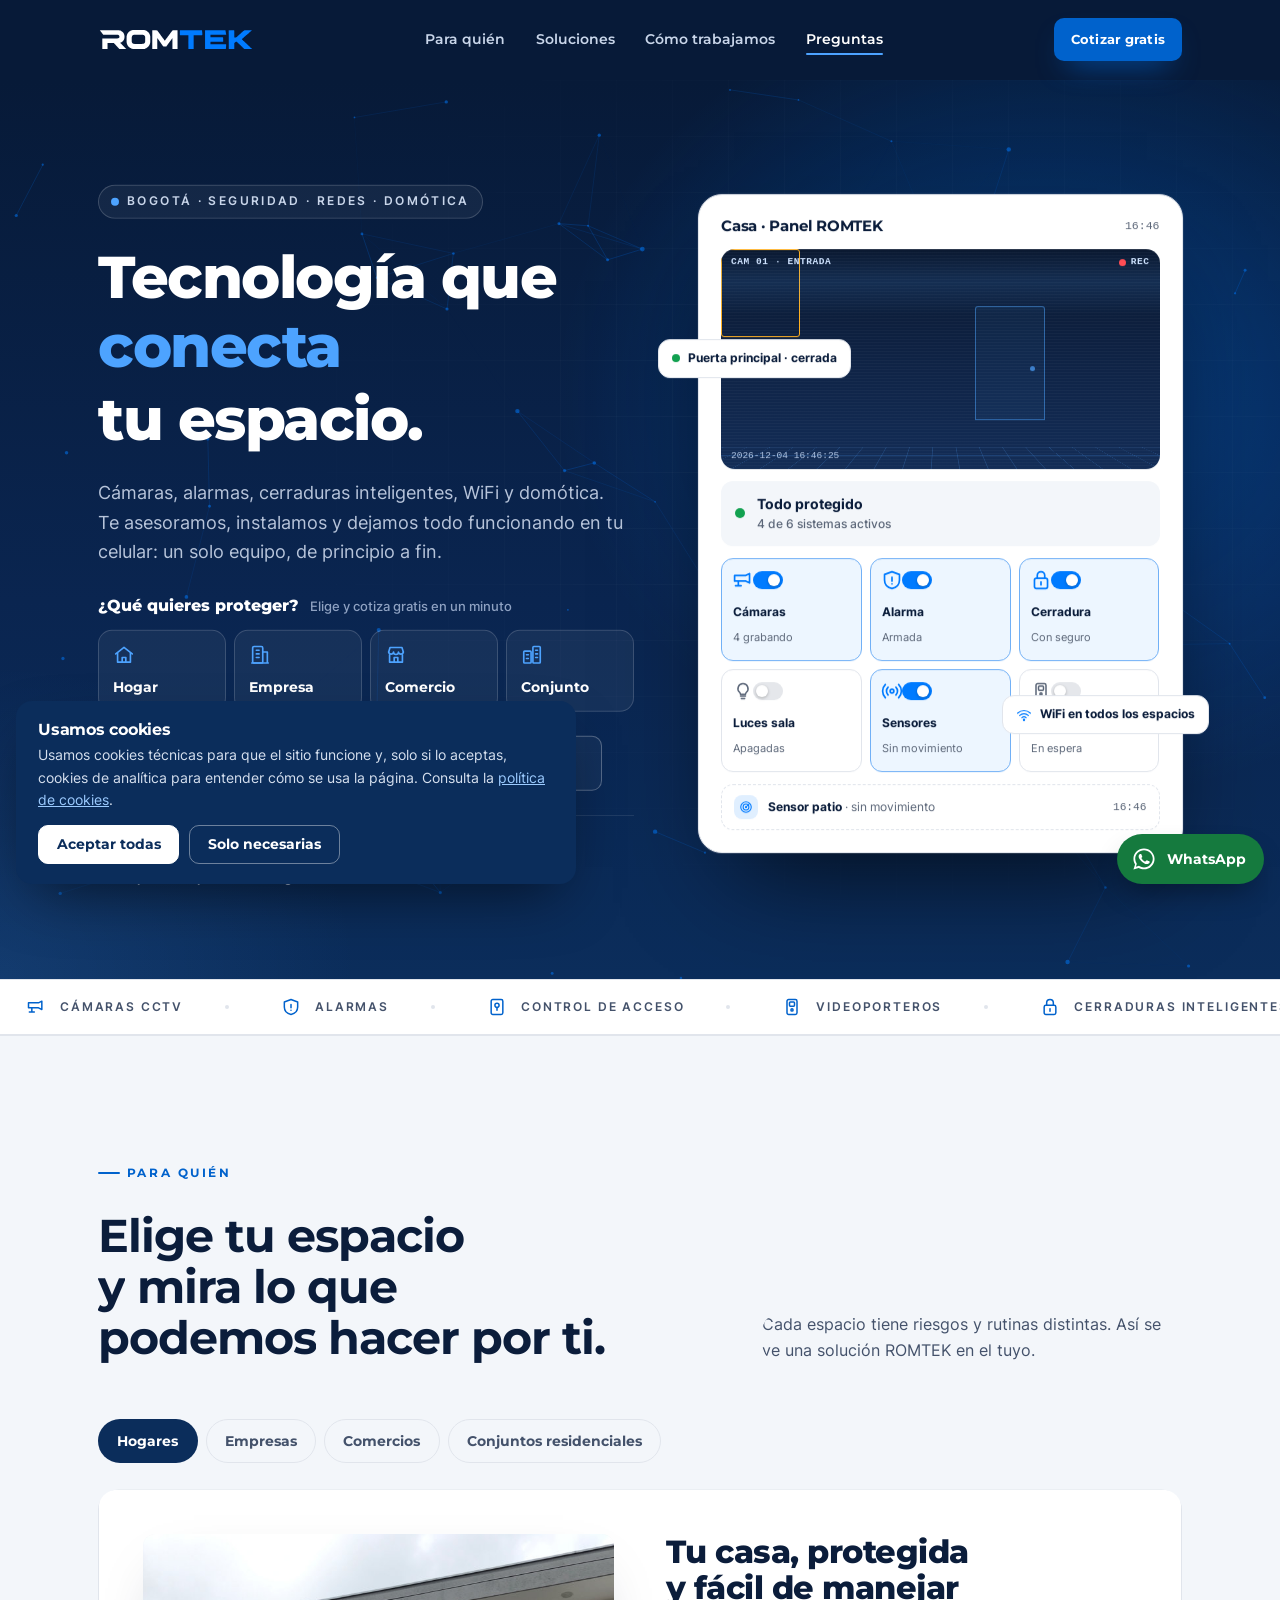
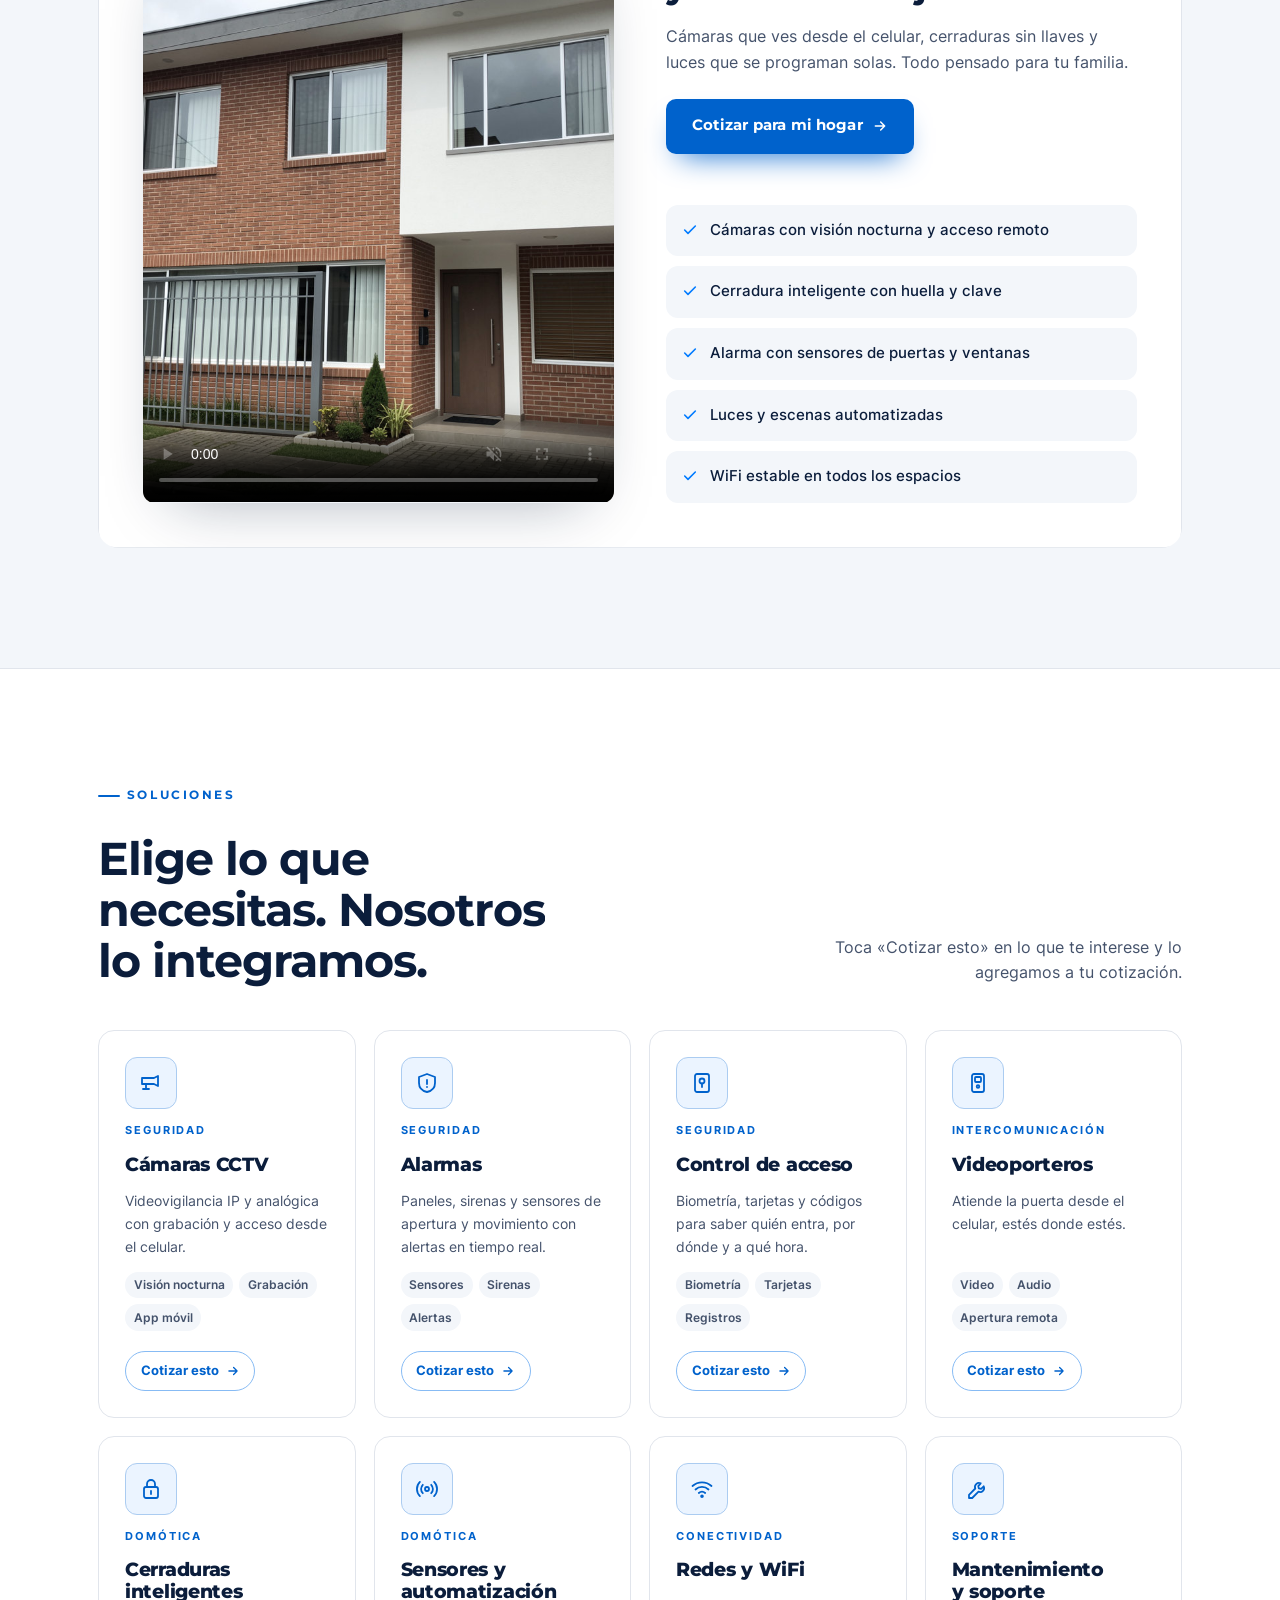
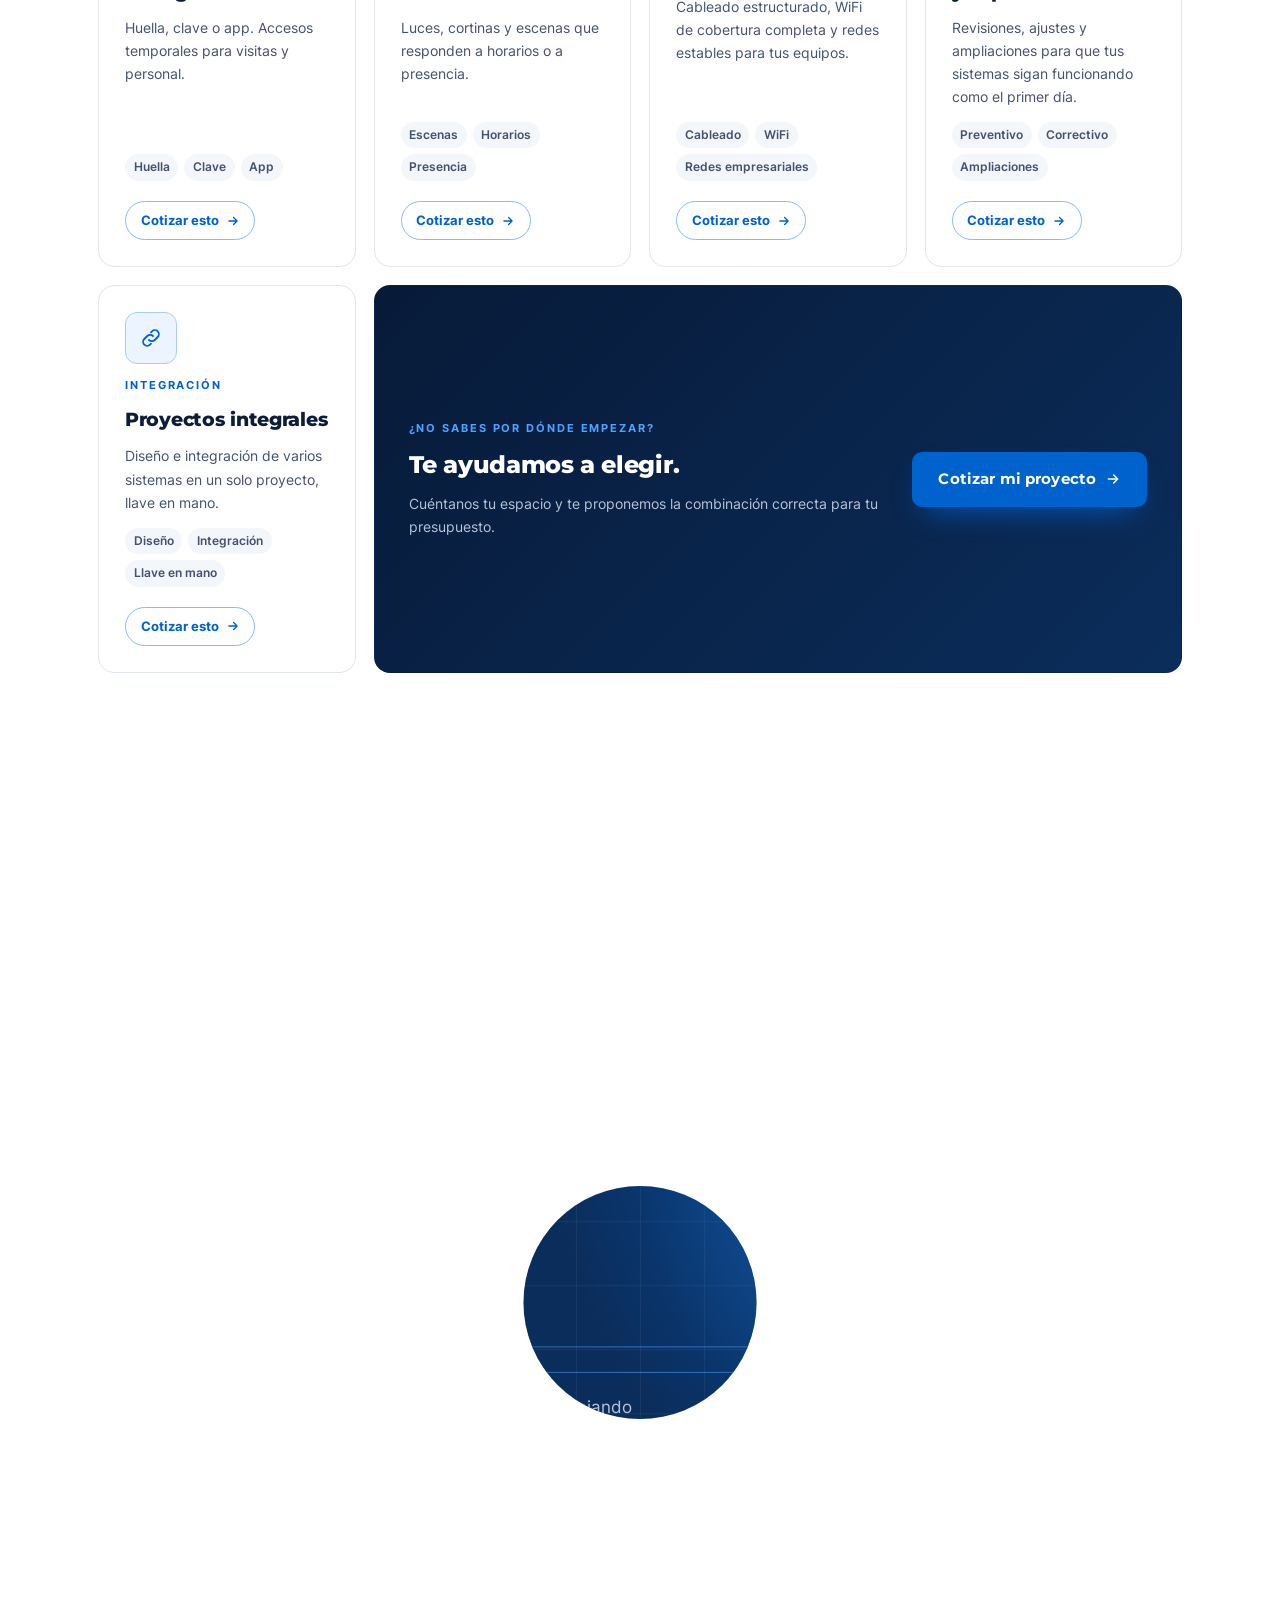
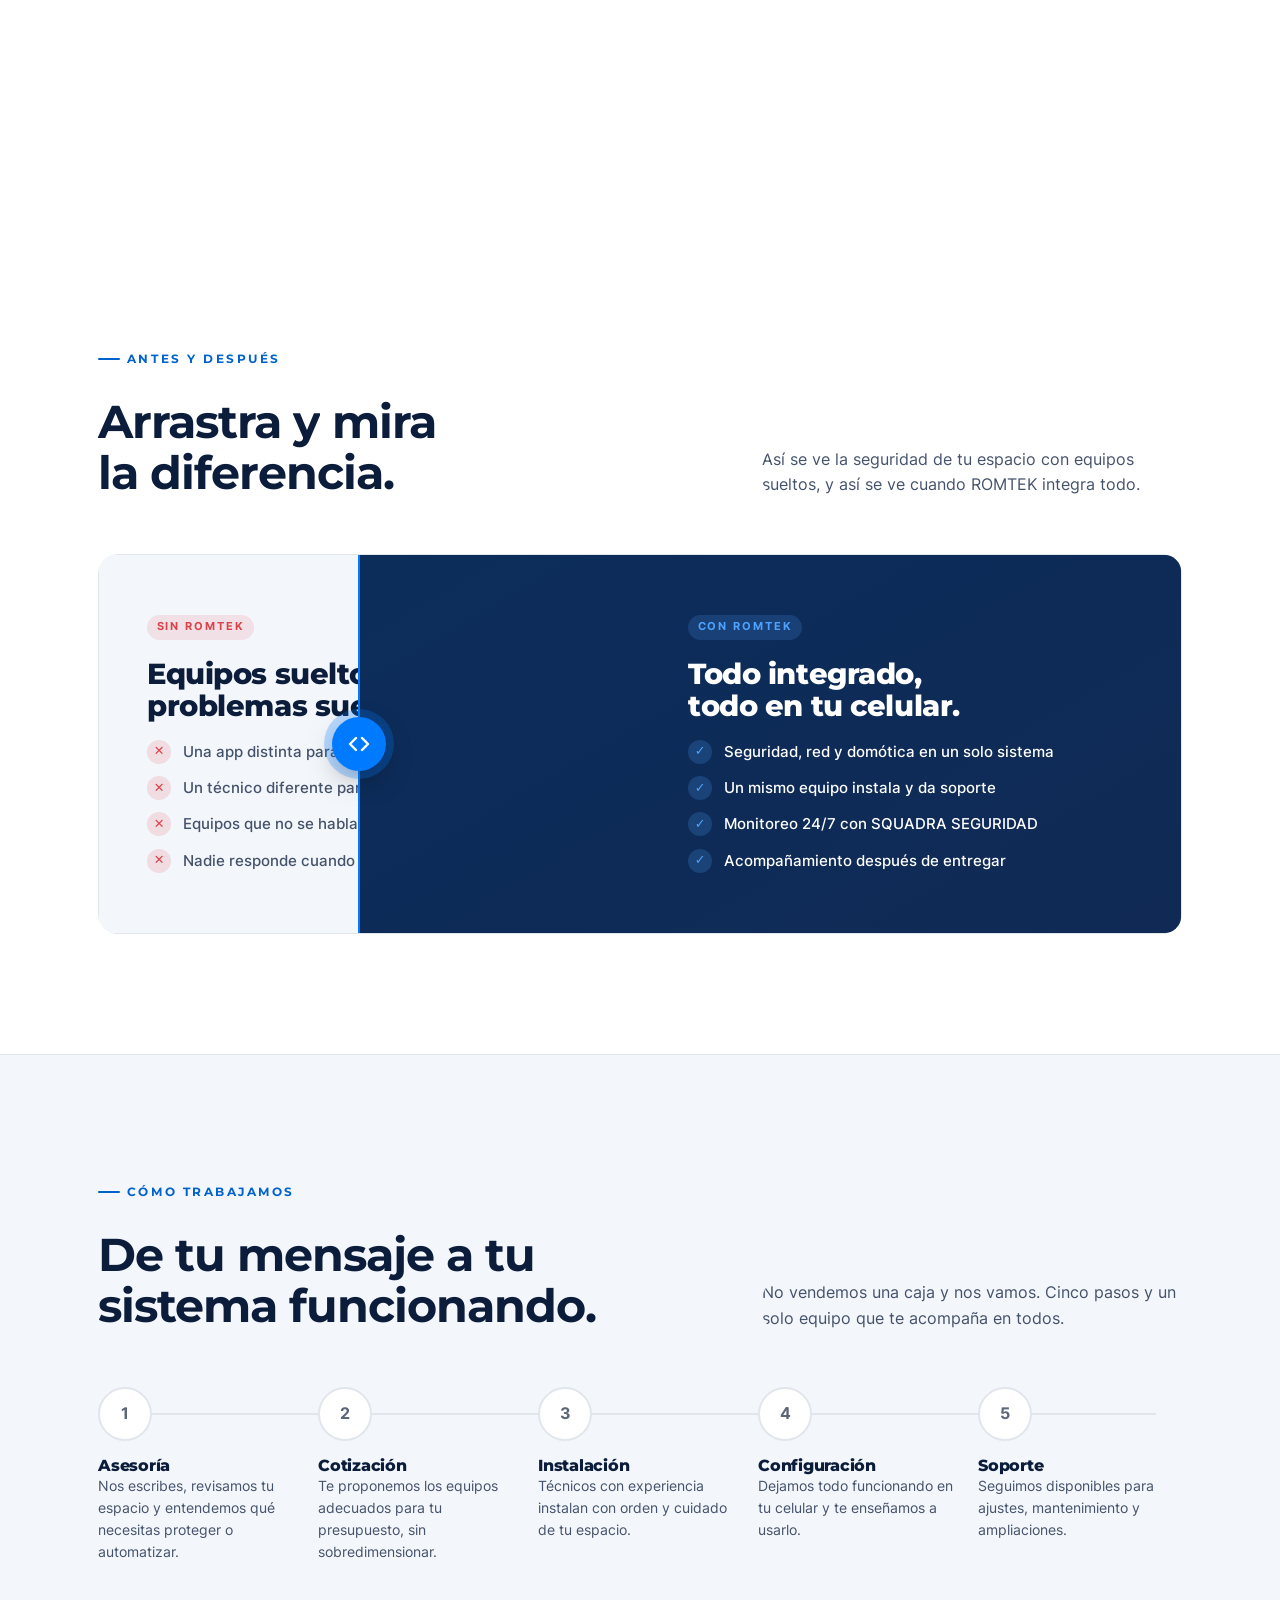
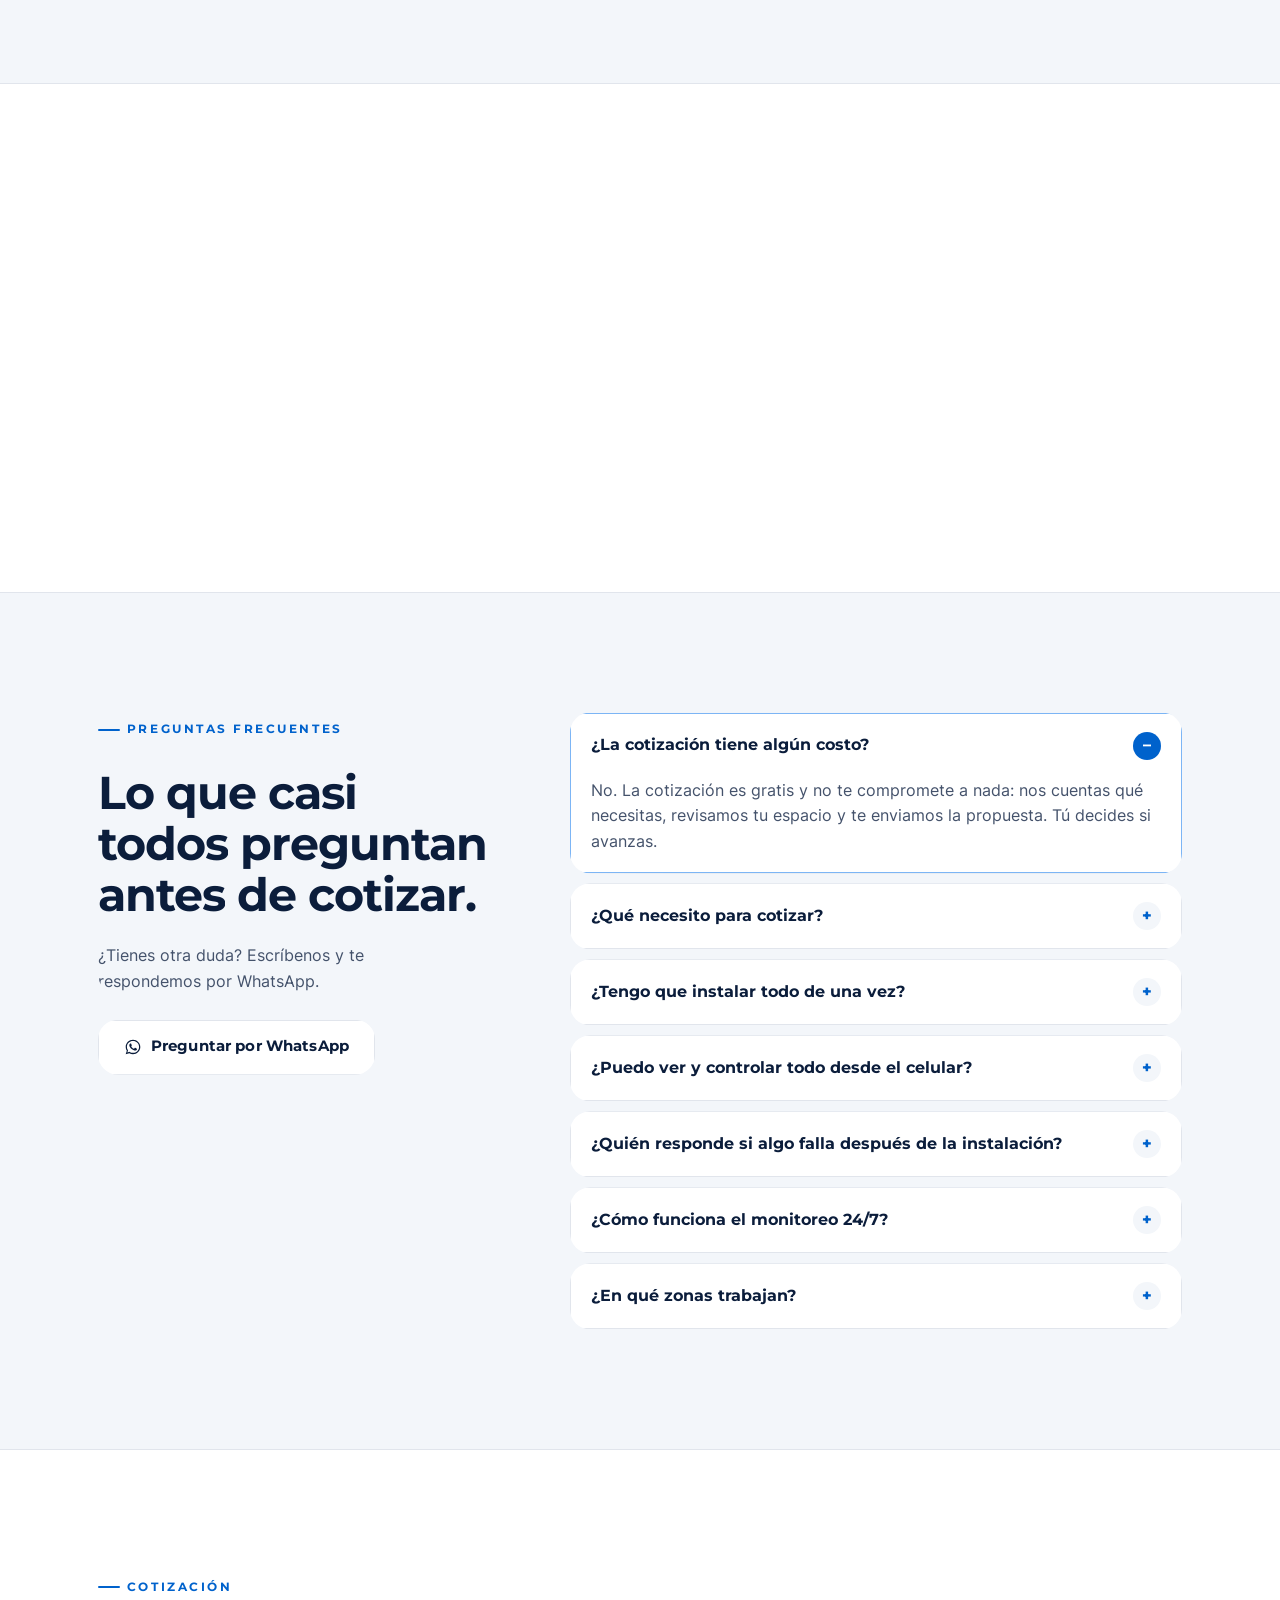
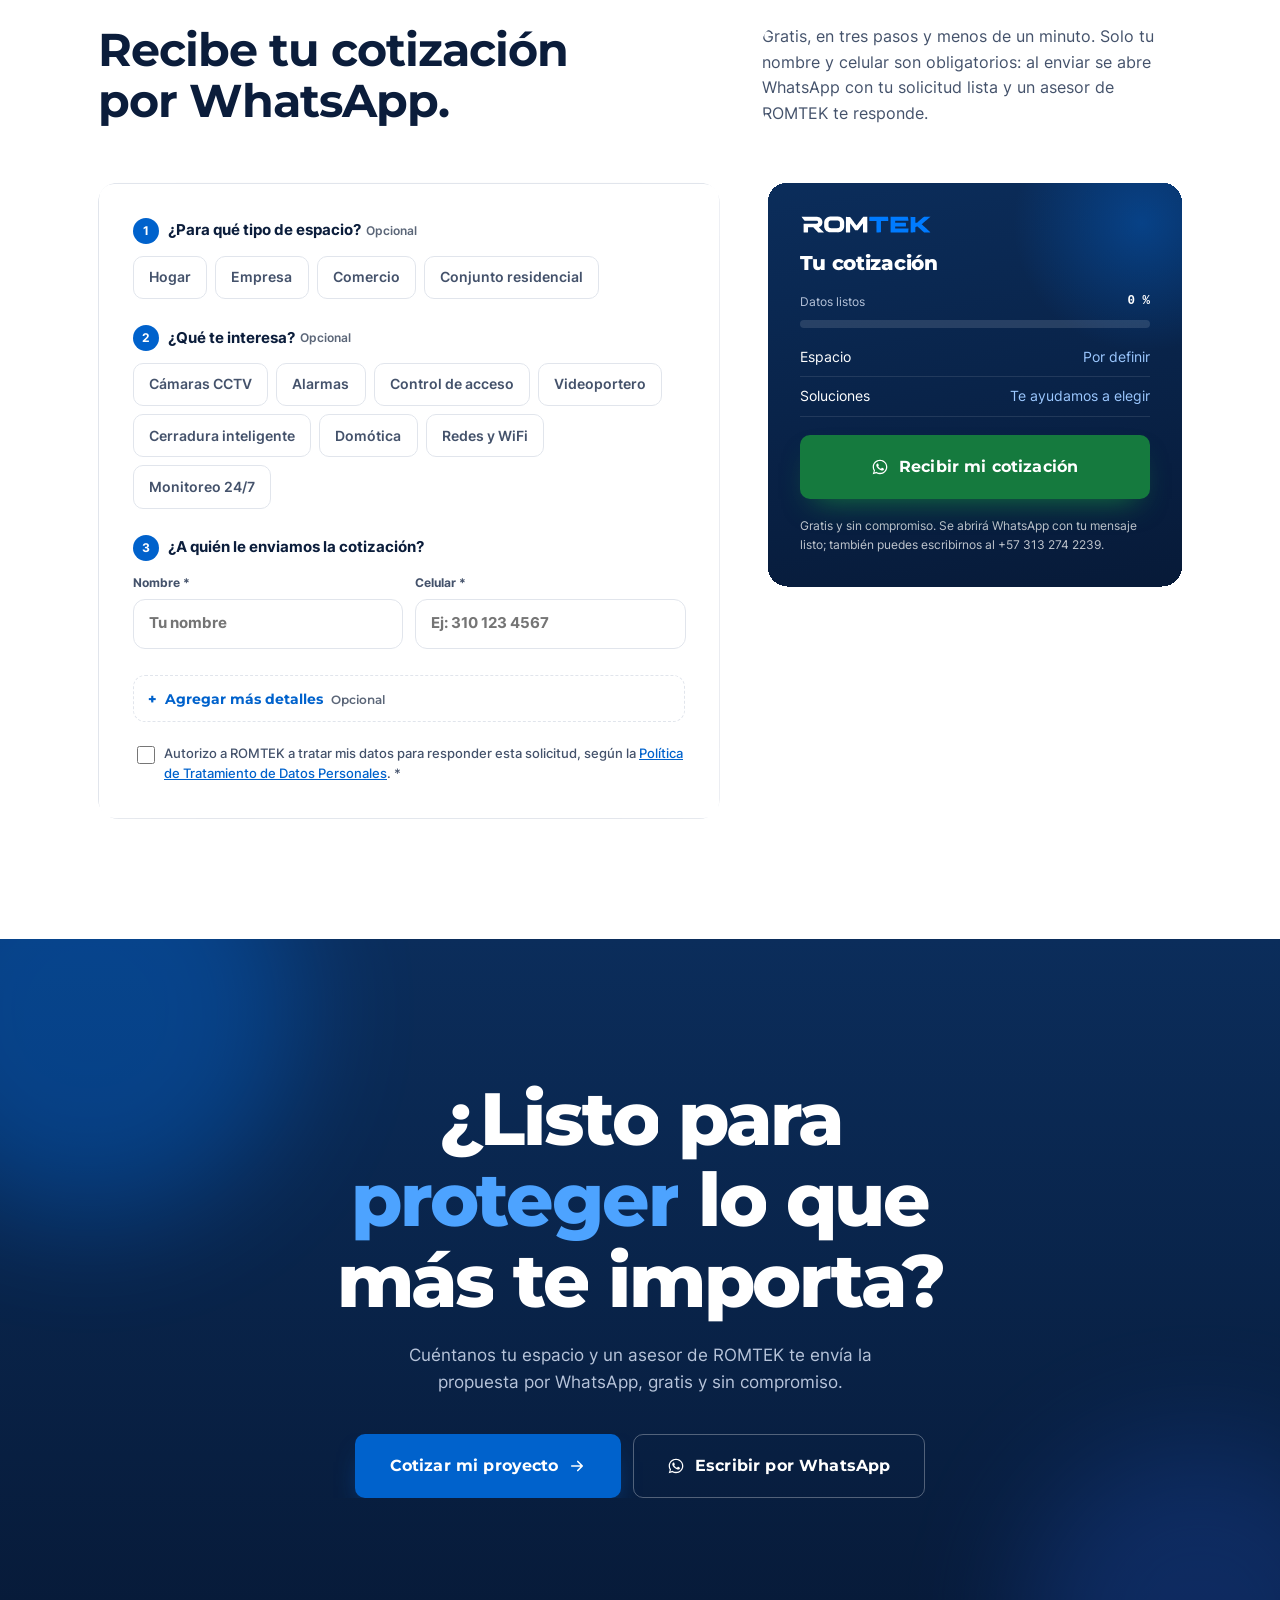
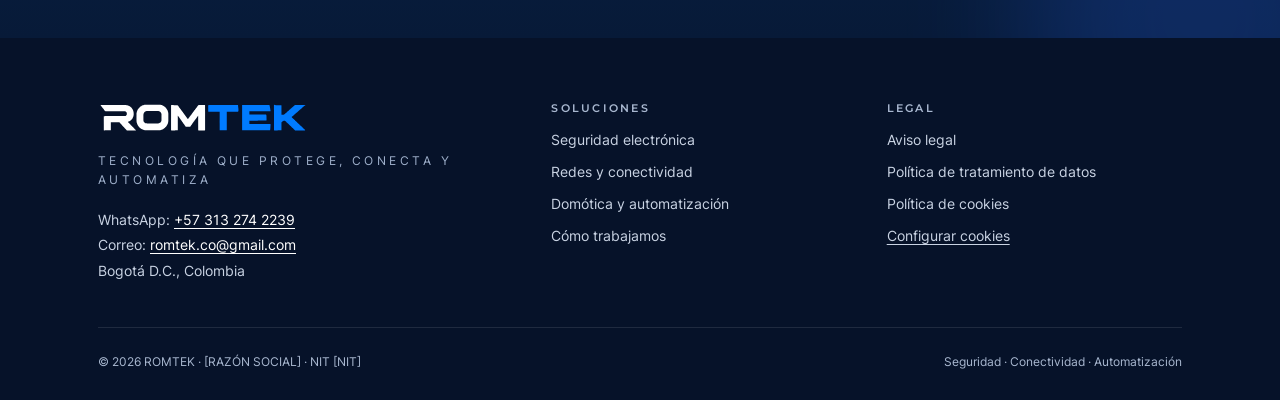
<file: romtek-web/index.html>
<!DOCTYPE html>
<html lang="es-CO">
<head>
<meta charset="utf-8">
<meta name="viewport" content="width=device-width, initial-scale=1, viewport-fit=cover">
<title>ROMTEK | Seguridad electrónica, redes y domótica en Bogotá</title>
<meta name="description" content="Cámaras CCTV, alarmas, control de acceso, redes Wi-Fi y domótica para hogares, empresas y conjuntos. Asesoría, instalación y soporte en Bogotá. Cotiza gratis por WhatsApp.">
<link rel="canonical" href="https://www.romtek.com.co/">
<meta name="robots" content="index, follow, max-image-preview:large">
<meta name="theme-color" content="#0B2D5B">
<meta property="og:type" content="website">
<meta property="og:site_name" content="ROMTEK">
<meta property="og:locale" content="es_CO">
<meta property="og:title" content="ROMTEK | Tecnología que protege, conecta y automatiza">
<meta property="og:description" content="Seguridad electrónica, redes y domótica para hogares, empresas y conjuntos residenciales. Asesoría, instalación y soporte.">
<meta property="og:url" content="https://www.romtek.com.co/">
<meta property="og:image" content="https://www.romtek.com.co/assets/img/og-image.jpg">
<meta property="og:image:width" content="1200">
<meta property="og:image:height" content="630">
<meta property="og:image:alt" content="Logo de ROMTEK con el lema Tecnología que protege, conecta y automatiza sobre fondo azul oscuro">
<meta name="twitter:card" content="summary_large_image">
<meta name="twitter:title" content="ROMTEK | Tecnología que protege, conecta y automatiza">
<meta name="twitter:description" content="Seguridad electrónica, redes y domótica. Asesoría, instalación y soporte.">
<meta name="twitter:image" content="https://www.romtek.com.co/assets/img/og-image.jpg">
<link rel="icon" href="favicon.ico" sizes="32x32">
<link rel="icon" href="assets/img/favicon-48.png" type="image/png" sizes="48x48">
<link rel="icon" href="assets/img/icon-192.png" type="image/png" sizes="192x192">
<link rel="apple-touch-icon" href="assets/img/apple-touch-icon.png">
<link rel="manifest" href="site.webmanifest">
<link rel="preload" href="assets/fonts/montserrat-latin-800-normal.woff2" as="font" type="font/woff2" crossorigin>
<link rel="preload" href="assets/fonts/montserrat-latin-400-normal.woff2" as="font" type="font/woff2" crossorigin>
<link rel="preload" href="assets/fonts/inter-latin-400-normal.woff2" as="font" type="font/woff2" crossorigin>
<link rel="stylesheet" href="assets/site.css">
<script type="application/ld+json">
{
 "@context": "https://schema.org",
 "@graph": [
  {
   "@type": "Organization",
   "@id": "https://www.romtek.com.co/#org",
   "name": "ROMTEK",
   "url": "https://www.romtek.com.co/",
   "logo": "https://www.romtek.com.co/assets/img/icon-512.png",
   "slogan": "Tecnología que protege, conecta y automatiza",
   "email": "romtek.co@gmail.com",
   "telephone": "+573132742239",
   "sameAs": []
  },
  {
   "@type": "LocalBusiness",
   "@id": "https://www.romtek.com.co/#negocio",
   "name": "ROMTEK",
   "description": "Venta, instalación, configuración y mantenimiento de sistemas de seguridad electrónica, redes y domótica para hogares, comercios, empresas, oficinas y conjuntos residenciales.",
   "url": "https://www.romtek.com.co/",
   "image": "https://www.romtek.com.co/assets/img/og-image.jpg",
   "logo": "https://www.romtek.com.co/assets/img/icon-512.png",
   "telephone": "+573132742239",
   "email": "romtek.co@gmail.com",
   "priceRange": "$$",
   "address": {
    "@type": "PostalAddress",
    "addressLocality": "Bogotá",
    "addressRegion": "Bogotá D.C.",
    "addressCountry": "CO"
   },
   "areaServed": {
    "@type": "City",
    "name": "Bogotá"
   },
   "parentOrganization": {
    "@id": "https://www.romtek.com.co/#org"
   },
   "hasOfferCatalog": {
    "@type": "OfferCatalog",
    "name": "Servicios ROMTEK",
    "itemListElement": [
     {
      "@type": "Offer",
      "itemOffered": {
       "@type": "Service",
       "name": "Cámaras de seguridad CCTV"
      }
     },
     {
      "@type": "Offer",
      "itemOffered": {
       "@type": "Service",
       "name": "Alarmas"
      }
     },
     {
      "@type": "Offer",
      "itemOffered": {
       "@type": "Service",
       "name": "Control de acceso"
      }
     },
     {
      "@type": "Offer",
      "itemOffered": {
       "@type": "Service",
       "name": "Videoporteros y citofonía"
      }
     },
     {
      "@type": "Offer",
      "itemOffered": {
       "@type": "Service",
       "name": "Cerraduras inteligentes"
      }
     },
     {
      "@type": "Offer",
      "itemOffered": {
       "@type": "Service",
       "name": "Redes, cableado estructurado y Wi-Fi"
      }
     },
     {
      "@type": "Offer",
      "itemOffered": {
       "@type": "Service",
       "name": "Domótica y automatización"
      }
     },
     {
      "@type": "Offer",
      "itemOffered": {
       "@type": "Service",
       "name": "Mantenimiento y soporte técnico"
      }
     },
     {
      "@type": "Offer",
      "itemOffered": {
       "@type": "Service",
       "name": "Proyectos de integración"
      }
     },
     {
      "@type": "Offer",
      "itemOffered": {
       "@type": "Service",
       "name": "Monitoreo 24/7 (con SQUADRA SEGURIDAD)"
      }
     }
    ]
   }
  },
  {
   "@type": "WebSite",
   "@id": "https://www.romtek.com.co/#web",
   "url": "https://www.romtek.com.co/",
   "name": "ROMTEK",
   "inLanguage": "es-CO",
   "publisher": {
    "@id": "https://www.romtek.com.co/#org"
   }
  }
 ]
}
<script type="application/ld+json">
{
 "@context": "https://schema.org",
 "@type": "FAQPage",
 "mainEntity": [
  {
   "@type": "Question",
   "name": "¿La cotización tiene algún costo?",
   "acceptedAnswer": {
    "@type": "Answer",
    "text": "No. La cotización es gratis y no te compromete a nada: nos cuentas qué necesitas, revisamos tu espacio y te enviamos la propuesta. Tú decides si avanzas."
   }
  },
  {
   "@type": "Question",
   "name": "¿Qué necesito para cotizar?",
   "acceptedAnswer": {
    "@type": "Answer",
    "text": "Solo tu nombre y tu celular. Si quieres, indícanos el tipo de espacio y lo que te interesa; el resto lo vemos contigo por WhatsApp."
   }
  },
  {
   "@type": "Question",
   "name": "¿Tengo que instalar todo de una vez?",
   "acceptedAnswer": {
    "@type": "Answer",
    "text": "No. Puedes empezar por lo más importante, por ejemplo las cámaras o una cerradura, y ampliar después. Proponemos los equipos pensando en que el sistema pueda crecer."
   }
  },
  {
   "@type": "Question",
   "name": "¿Puedo ver y controlar todo desde el celular?",
   "acceptedAnswer": {
    "@type": "Answer",
    "text": "Sí. Dejamos los sistemas configurados en tu celular y te enseñamos a usarlos antes de entregar."
   }
  },
  {
   "@type": "Question",
   "name": "¿Quién responde si algo falla después de la instalación?",
   "acceptedAnswer": {
    "@type": "Answer",
    "text": "El mismo equipo que instaló. Seguimos disponibles para ajustes, mantenimiento y ampliaciones."
   }
  },
  {
   "@type": "Question",
   "name": "¿Cómo funciona el monitoreo 24/7?",
   "acceptedAnswer": {
    "@type": "Answer",
    "text": "Lo presta nuestro aliado SQUADRA SEGURIDAD desde su central de monitoreo, con vigilancia las 24 horas y coordinación con las autoridades cuando se presenta un evento."
   }
  },
  {
   "@type": "Question",
   "name": "¿En qué zonas trabajan?",
   "acceptedAnswer": {
    "@type": "Answer",
    "text": "En Bogotá. Si estás en un municipio cercano, escríbenos y lo revisamos."
   }
  }
 ]
}
</script>
<style>
/* Layout: motion-led landing — dark "control room" moments (intro, cam feed, reveal circle, CTA) punctuating a clean light page */
:root{
  color-scheme:light;
  --navy:#0B2D5B;
  --blue-ui:#0062CC;
  --blue-text:#0062CC;
  --navy-2:#102A55;
  --blue:#007BFF;
  --blue-deep:#0062CC;
  --sky:#4DA3FF;
  --mist:#E5E7EB;
  --bg:#FFFFFF;
  --bg-2:#F3F6FA;
  --surface:#FFFFFF;
  --ink:#0B1D3B;
  --ink-2:#44526B;
  --ink-3:#5B6678;
  --line:#E1E5EC;
  --wordmark:#0B1D3B;
  --on-blue:#FFFFFF;
  --on-navy:#FFFFFF;
  --on-navy-2:#B7C4DA;
  --ok:#12A150;
  --bad:#D9434B;
  --shadow:0 24px 60px -30px rgba(11,29,59,.38);
  --r:16px;
  --maxw:1180px;
  --ease:cubic-bezier(.2,.8,.2,1);
  --spring:cubic-bezier(.34,1.56,.64,1);
  --f-display:'Montserrat',system-ui,-apple-system,'Segoe UI',sans-serif;
  --f-text:'Inter',system-ui,-apple-system,'Segoe UI',sans-serif;
  --f-mono:ui-monospace,'SFMono-Regular','Cascadia Mono','Roboto Mono',Menlo,Consolas,monospace;
}
@media (prefers-color-scheme: dark){
  :root:not([data-theme="light"]){
    color-scheme:dark;
    --bg:#06122A; --bg-2:#0A1B3A; --surface:#0E2347;
    --ink:#EEF2F8; --ink-2:#B3BFD3; --ink-3:#7E8CA6;
    --line:#1C3259; --wordmark:#FFFFFF; --blue:#2E91FF; --mist:#22385F; --blue-text:#5AAEFF;
    --shadow:0 24px 60px -30px rgba(0,0,0,.75);
  }
}
:root[data-theme="dark"]{
  color-scheme:dark;
  --bg:#06122A; --bg-2:#0A1B3A; --surface:#0E2347;
  --ink:#EEF2F8; --ink-2:#B3BFD3; --ink-3:#7E8CA6;
  --line:#1C3259; --wordmark:#FFFFFF; --blue:#2E91FF; --mist:#22385F; --blue-text:#5AAEFF;
  --shadow:0 24px 60px -30px rgba(0,0,0,.75);
}
*,*::before,*::after{box-sizing:border-box}
html{scroll-behavior:smooth}
main{overflow-x:clip}
body{margin:0;background:var(--bg);color:var(--ink);font-family:var(--f-text);font-size:16px;line-height:1.6;-webkit-font-smoothing:antialiased;overflow-x:hidden}
h1,h2,h3,h4,.label,.btn,.nav ul a,.seg-tabs button,.more summary,.wm{font-family:var(--f-display)}
h1,h2,h3,h4{margin:0;line-height:1.1;text-wrap:balance;letter-spacing:-.015em}
p{margin:0}
a{color:inherit;text-decoration:none}
button,input,select,textarea{font:inherit;color:inherit}
.wrap{max-width:var(--maxw);margin:0 auto;padding-inline:clamp(16px,5vw,48px)}
.mono{font-family:var(--f-mono);font-variant-numeric:tabular-nums}
.label{display:inline-flex;align-items:center;gap:.6em;font-size:.72rem;font-weight:700;letter-spacing:.22em;text-transform:uppercase;color:var(--blue-text)}
.label::before{content:"";width:22px;height:2px;background:currentColor;border-radius:2px}
a:focus-visible,button:focus-visible,input:focus-visible,select:focus-visible,textarea:focus-visible{outline:2px solid var(--blue);outline-offset:3px;border-radius:6px}

/* ---------- intro curtain ---------- */
.intro{position:fixed;inset:0;z-index:100;background:var(--navy);display:grid;place-items:center;pointer-events:none;animation:introOut .7s var(--ease) .55s forwards}
.intro .wm{font-size:clamp(2.6rem,9vw,5.5rem);color:#fff}
.intro .wm i{font-style:normal;display:inline-block;animation:letterIn .6s var(--spring) both}
.intro .wm b{color:var(--sky)}
.intro .bar{position:absolute;left:50%;top:calc(50% + clamp(34px,5vw,52px));width:min(220px,50vw);height:2px;background:rgba(255,255,255,.12);transform:translateX(-50%);overflow:hidden;border-radius:2px}
.intro .bar::after{content:"";position:absolute;inset:0;background:var(--sky);transform-origin:left;animation:load .5s var(--ease) both}
@keyframes letterIn{from{opacity:0;transform:translateY(60%) scale(.6)}to{opacity:1;transform:none}}
@keyframes load{from{transform:scaleX(0)}to{transform:scaleX(1)}}
@keyframes introOut{to{clip-path:inset(0 0 100% 0)}}
.intro{clip-path:inset(0 0 0 0)}

/* ---------- wordmark ---------- */
.wm{font-weight:800;letter-spacing:.06em;color:var(--wordmark);display:inline-flex;line-height:1}
.wm b{color:var(--blue);font-weight:800}
/* ---------- logo (imagen) ---------- */
.brand{display:inline-flex;align-items:center;line-height:0}
.brand img{display:block;height:auto}
.brand .on-dark{display:none}
.nav .brand img{width:clamp(118px,15vw,156px)}
.summary .brand img{width:132px}
footer .brand img{width:clamp(160px,20vw,210px)}
.intro .logo-intro{width:min(460px,72vw);height:auto;animation:logoIn .7s var(--spring) .05s both}
@keyframes logoIn{from{opacity:0;transform:translateY(12px) scale(.96)}to{opacity:1;transform:none}}
@media (prefers-color-scheme: dark){:root:not([data-theme="light"]) .brand .on-light{display:none}:root:not([data-theme="light"]) .brand .on-dark{display:block}}
:root[data-theme="dark"] .brand .on-light{display:none}
:root[data-theme="dark"] .brand .on-dark{display:block}


/* ---------- buttons ---------- */
.btn{position:relative;display:inline-flex;align-items:center;justify-content:center;gap:.6em;padding:1em 1.7em;border-radius:12px;font-weight:700;font-size:.92rem;border:1.5px solid transparent;cursor:pointer;transition:background .25s,border-color .25s,color .25s,box-shadow .3s;white-space:nowrap;overflow:hidden;isolation:isolate}
.btn-primary{background:var(--blue-ui);color:#fff;box-shadow:0 14px 30px -14px var(--blue-ui)}
.btn-primary::after{content:"";position:absolute;inset:-2px;z-index:-1;background:linear-gradient(115deg,transparent 30%,rgba(255,255,255,.45) 50%,transparent 70%);transform:translateX(-120%);animation:shine 3.6s var(--ease) 2s infinite}
.btn-primary:hover{background:#0052AD;box-shadow:0 20px 40px -14px var(--blue-ui)}
.btn-line{border-color:var(--line);color:var(--ink);background:var(--surface)}
.btn-line:hover{border-color:var(--blue);color:var(--blue)}
.btn svg{transition:transform .3s var(--ease)}
.btn:hover svg{transform:translateX(4px)}
@keyframes shine{0%{transform:translateX(-120%)}35%,100%{transform:translateX(120%)}}
.mag{transition:transform .35s var(--ease),background .25s,border-color .25s,color .25s,box-shadow .3s}

/* ---------- nav ---------- */
.progress{position:fixed;top:0;left:0;height:3px;width:100%;background:linear-gradient(90deg,var(--blue),var(--sky));transform-origin:left;transform:scaleX(0);z-index:60}
.nav{position:sticky;top:env(safe-area-inset-top,0px);z-index:50;background:color-mix(in srgb,var(--bg) 82%,transparent);backdrop-filter:blur(16px);-webkit-backdrop-filter:blur(16px);border-bottom:1px solid transparent;transition:border-color .3s,background .3s}
.nav.scrolled{border-bottom-color:var(--line)}
.nav .wrap{display:flex;align-items:center;justify-content:space-between;gap:20px;padding-block:18px;transition:padding .3s var(--ease)}
.nav.scrolled .wrap{padding-block:11px}
.nav .wm{font-size:1.35rem}
.nav ul{display:flex;gap:6px;list-style:none;margin:0;padding:0}
.nav ul a{position:relative;display:block;padding:.45em .9em;font-size:.86rem;font-weight:600;color:var(--ink-2);transition:color .2s}
.nav ul a::after{content:"";position:absolute;left:.9em;right:.9em;bottom:.15em;height:2px;border-radius:2px;background:var(--blue);transform:scaleX(0);transform-origin:left;transition:transform .35s var(--ease)}
.nav ul a:hover,.nav ul a.on{color:var(--ink)}
.nav ul a:hover::after,.nav ul a.on::after{transform:scaleX(1)}
.nav .btn{padding:.72em 1.2em;font-size:.84rem}

/* ---------- hero ---------- */
.hero{position:relative;padding-block:clamp(48px,8vw,100px) clamp(56px,8vw,96px);overflow:hidden;isolation:isolate}
.hero canvas{position:absolute;inset:0;width:100%;height:100%;z-index:-1;pointer-events:none}
.hero::after{content:"";position:absolute;inset:0;z-index:-1;background:radial-gradient(60% 70% at 80% 30%,color-mix(in srgb,var(--blue) 16%,transparent),transparent 70%),radial-gradient(40% 50% at 0% 90%,color-mix(in srgb,var(--sky) 12%,transparent),transparent 70%);pointer-events:none}
.hero .wrap{position:relative;display:grid;grid-template-columns:1.05fr .95fr;gap:clamp(32px,5vw,72px);align-items:center}
.hero-copy{min-width:0}
.hero .tag{display:inline-flex;align-items:center;gap:.7em;font-weight:600;font-size:.74rem;letter-spacing:.2em;text-transform:uppercase;color:var(--ink-2);padding:.55em 1em;border:1px solid var(--line);border-radius:99px;background:color-mix(in srgb,var(--surface) 70%,transparent)}
.hero .tag .live{width:8px;height:8px;border-radius:50%;background:var(--ok);box-shadow:0 0 0 0 color-mix(in srgb,var(--ok) 60%,transparent);animation:ping 1.8s infinite}
@keyframes ping{0%{box-shadow:0 0 0 0 color-mix(in srgb,var(--ok) 55%,transparent)}80%,100%{box-shadow:0 0 0 10px transparent}}
.hero h1{font-size:clamp(2.4rem,4.6vw,3.7rem);font-weight:900;margin-block:.45em .4em;letter-spacing:-.025em}
.hero h1 .ln{display:block;overflow:hidden;padding-bottom:.06em}
.hero h1 .ln > span{display:inline-block;animation:rise 1s var(--ease) both}
.hero h1 .ln:nth-child(1) > span{animation-delay:.65s}
.hero h1 .ln:nth-child(2) > span{animation-delay:.77s}
.hero h1 .ln:nth-child(3) > span{animation-delay:.89s}
.rot{display:inline-grid!important;overflow:hidden;vertical-align:bottom;padding-bottom:.08em}
.rot > span{grid-area:1/1;transform:translateY(110%);transition:transform .75s var(--ease);background:linear-gradient(90deg,var(--blue),var(--sky),var(--blue));background-size:200% 100%;-webkit-background-clip:text;background-clip:text;color:transparent;animation:grad 4s linear infinite}
.rot > span.on{transform:none}
.rot > span.out{transform:translateY(-110%)}
.rot > span.reset{transition:none}
@keyframes grad{to{background-position:-200% 0}}
.lede{font-size:clamp(1rem,1.5vw,1.14rem);color:var(--ink-2);max-width:48ch;margin-bottom:2em}
.actions{display:flex;flex-wrap:wrap;gap:12px}
.facts{display:flex;flex-wrap:wrap;gap:clamp(20px,3.5vw,44px);margin-top:2.6em;padding-top:1.6em;border-top:1px solid var(--line)}
.facts div{display:flex;flex-direction:column;gap:2px}
.facts strong{font-size:1.02rem;font-weight:700}
.facts span{font-size:.78rem;color:var(--ink-3)}
.hero .tag,.hero .lede,.hero .actions,.hero .facts{animation:fade 1s var(--ease) both}
.hero .tag{animation-delay:.55s}.hero .lede{animation-delay:1s}.hero .actions{animation-delay:1.1s}.hero .facts{animation-delay:1.2s}
@keyframes rise{from{transform:translateY(105%)}to{transform:none}}
@keyframes fade{from{opacity:0;transform:translateY(16px)}to{opacity:1;transform:none}}

/* ---------- control panel ---------- */
.panel-wrap{position:relative;perspective:1200px;animation:panelIn 1.1s var(--ease) .85s both;min-width:0}
@keyframes panelIn{from{opacity:0;transform:translateY(40px) rotateX(14deg) scale(.96)}to{opacity:1;transform:none}}
.panel{background:var(--surface);border:1px solid var(--line);border-radius:24px;box-shadow:var(--shadow);padding:clamp(16px,2.2vw,22px);transform-style:preserve-3d;transition:transform .2s linear}
.panel-head{display:flex;justify-content:space-between;align-items:center;margin-bottom:14px;gap:12px}
.panel-head h3{font-size:.92rem;font-weight:700}
.panel-head .mono{font-size:.72rem;color:var(--ink-3)}
.cam{position:relative;aspect-ratio:16/8;max-width:100%;border-radius:14px;overflow:hidden;background:linear-gradient(180deg,#0A1830 0%,#0F2447 55%,#132d57 100%);margin-bottom:12px;isolation:isolate}
.cam .floor{position:absolute;left:-30%;right:-30%;bottom:-10%;height:62%;background-image:linear-gradient(rgba(77,163,255,.22) 1px,transparent 1px),linear-gradient(90deg,rgba(77,163,255,.22) 1px,transparent 1px);background-size:34px 34px;transform:perspective(260px) rotateX(62deg);transform-origin:bottom;animation:floor 6s linear infinite}
@keyframes floor{to{background-position:0 34px}}
.cam .door{position:absolute;left:58%;bottom:22%;width:16%;height:52%;border:1.5px solid rgba(77,163,255,.5);border-radius:3px 3px 0 0;background:rgba(77,163,255,.06)}
.cam .door::after{content:"";position:absolute;right:14%;top:52%;width:5px;height:5px;border-radius:50%;background:rgba(77,163,255,.7)}
.cam .scan{position:absolute;inset:0;background:repeating-linear-gradient(0deg,rgba(255,255,255,.035) 0 1px,transparent 1px 3px);pointer-events:none}
.cam .sweep{position:absolute;left:0;right:0;height:30%;background:linear-gradient(180deg,transparent,rgba(77,163,255,.14),transparent);animation:sweep 3.2s linear infinite}
@keyframes sweep{from{top:-30%}to{top:100%}}
.cam .box{position:absolute;width:18%;height:40%;border:1.5px solid #FFB020;border-radius:3px;animation:roam 9s var(--ease) infinite}
.cam .box::before{content:"MOVIMIENTO";position:absolute;left:-1.5px;top:-17px;font:700 8px/1 var(--f-mono);letter-spacing:.08em;color:#0B1D3B;background:#FFB020;padding:3px 4px;border-radius:2px;white-space:nowrap}
@keyframes roam{0%{left:14%;top:34%;opacity:0}8%{opacity:1}40%{left:34%;top:30%}60%{left:52%;top:36%;opacity:1}72%,100%{left:58%;top:32%;opacity:0}}
.cam .hud{position:absolute;inset:8px 10px auto 10px;display:flex;justify-content:space-between;font:600 9.5px/1 var(--f-mono);letter-spacing:.06em;color:#CFE3FF}
.cam .rec{display:inline-flex;align-items:center;gap:5px}
.cam .rec::before{content:"";width:7px;height:7px;border-radius:50%;background:#FF4D55;animation:blink 1.1s steps(2) infinite}
@keyframes blink{50%{opacity:0}}
.cam .ts{position:absolute;left:10px;bottom:8px;font:500 9.5px/1 var(--f-mono);color:#CFE3FF;opacity:.85}
.status{display:flex;align-items:center;gap:12px;padding:12px 14px;border-radius:12px;background:var(--bg-2);margin-bottom:12px}
.status .dot{width:10px;height:10px;border-radius:50%;background:var(--ok);flex:none;animation:ping 1.8s infinite;transition:background .3s}
.status.warn .dot{background:var(--bad);animation:none;box-shadow:0 0 0 5px color-mix(in srgb,var(--bad) 20%,transparent)}
.status p{font-size:.86rem;font-weight:700}
.status small{display:block;font-size:.74rem;color:var(--ink-3);font-weight:500}
.devices{display:grid;grid-template-columns:repeat(3,1fr);gap:8px}
.dev{display:flex;flex-direction:column;gap:8px;padding:11px;border:1px solid var(--line);border-radius:12px;background:var(--surface);cursor:pointer;text-align:left;transition:border-color .25s,background .25s,transform .25s var(--spring)}
.dev:hover{border-color:var(--blue);transform:translateY(-2px)}
.dev:active{transform:scale(.96)}
.dev .top{display:flex;justify-content:space-between;align-items:center}
.dev svg{color:var(--ink-3);transition:color .25s,transform .4s var(--spring)}
.dev .name{font-size:.78rem;font-weight:700;line-height:1.2}
.dev .state{font-size:.68rem;color:var(--ink-3)}
.sw{width:30px;height:18px;border-radius:99px;background:var(--mist);position:relative;flex:none;transition:background .25s}
.sw::after{content:"";position:absolute;top:3px;left:3px;width:12px;height:12px;border-radius:50%;background:#fff;box-shadow:0 1px 3px rgba(0,0,0,.25);transition:transform .3s var(--spring)}
.dev[aria-pressed="true"]{border-color:color-mix(in srgb,var(--blue) 50%,var(--line));background:color-mix(in srgb,var(--blue) 7%,var(--surface))}
.dev[aria-pressed="true"] svg{color:var(--blue);transform:scale(1.12)}
.dev[aria-pressed="true"] .sw{background:var(--blue)}
.dev[aria-pressed="true"] .sw::after{transform:translateX(12px)}
.feed{margin-top:12px;display:flex;align-items:center;gap:10px;padding:10px 12px;border-radius:12px;border:1px dashed var(--line);font-size:.78rem;min-height:42px;overflow:hidden}
.feed .ic{flex:none;width:24px;height:24px;border-radius:8px;display:grid;place-items:center;background:color-mix(in srgb,var(--blue) 12%,transparent);color:var(--blue)}
.feed .msg{min-width:0;flex:1;white-space:nowrap;overflow:hidden;text-overflow:ellipsis}
.feed .msg b{font-weight:700}
.feed .msg span{color:var(--ink-3)}
.feed .msg.swap{animation:feedIn .55s var(--ease)}
@keyframes feedIn{from{opacity:0;transform:translateY(100%)}to{opacity:1;transform:none}}
.feed time{flex:none;font:500 .7rem var(--f-mono);color:var(--ink-3)}
.chipf{position:absolute;z-index:3;display:flex;align-items:center;gap:8px;background:var(--surface);border:1px solid var(--line);box-shadow:var(--shadow);border-radius:12px;padding:9px 13px;font-size:.74rem;font-weight:700;white-space:nowrap;pointer-events:none;animation:bob 5s ease-in-out infinite}
.chipf svg{color:var(--blue)}
.chipf .d{width:8px;height:8px;border-radius:50%;background:var(--ok)}
.chipf.c1{left:-40px;top:22%}
.chipf.c2{right:-26px;bottom:18%;animation-delay:-2.5s}
@keyframes bob{50%{transform:translateY(-10px)}}

/* ---------- ticker ---------- */
.ticker{background:var(--navy);color:var(--on-navy);overflow:hidden;border-block:1px solid rgba(255,255,255,.06)}
.ticker .run{display:flex;width:max-content;animation:tick 32s linear infinite}
.ticker:hover .run{animation-play-state:paused}
.ticker ul{display:flex;list-style:none;margin:0;padding:0}
.ticker li{display:flex;align-items:center;gap:14px;padding:22px 28px;font-size:.78rem;font-weight:700;letter-spacing:.16em;text-transform:uppercase;white-space:nowrap}
.ticker li svg{color:var(--sky)}
.ticker li::after{content:"✦";margin-left:28px;color:var(--sky);opacity:.6}
@keyframes tick{to{transform:translateX(-50%)}}

/* ---------- stats ---------- */
.stats{padding-block:clamp(48px,7vw,80px)}
.stats .wrap{display:grid;grid-template-columns:repeat(4,1fr);gap:clamp(16px,3vw,32px)}
.stat{position:relative;padding:22px 0 0;border-top:2px solid var(--line)}
.stat::before{content:"";position:absolute;left:0;top:-2px;height:2px;width:100%;background:var(--blue);transform-origin:left;transform:scaleX(var(--fill,1));transition:transform 1.4s var(--ease)}
.stat strong{display:block;font-size:clamp(2.4rem,5vw,3.6rem);font-weight:900;line-height:1;letter-spacing:-.03em}
.stat strong em{font-style:normal;color:var(--blue)}
.stat span{display:block;margin-top:10px;font-size:.86rem;color:var(--ink-2);max-width:22ch}

/* ---------- outline marquee ---------- */
.marquee{overflow:hidden;padding-block:clamp(20px,4vw,44px);border-block:1px solid var(--line);background:var(--bg)}
.marquee .row{display:flex;gap:.5em;white-space:nowrap;font-weight:900;font-size:clamp(3rem,10vw,8.5rem);line-height:1.05;letter-spacing:.02em;will-change:transform}
.marquee .row span{color:transparent;-webkit-text-stroke:1.5px color-mix(in srgb,var(--ink) 22%,transparent);transition:color .4s}
.marquee .row span:hover{color:color-mix(in srgb,var(--blue) 80%,transparent);-webkit-text-stroke-color:transparent}
.marquee .row span.f{color:var(--wordmark);-webkit-text-stroke:0}
.marquee .row span.f b{color:var(--blue)}
.marquee .row.r2 span{-webkit-text-stroke-color:color-mix(in srgb,var(--blue) 40%,transparent)}

/* ---------- sections ---------- */
.sec{padding-block:clamp(72px,10vw,120px);position:relative}
.sec.alt{background:var(--bg-2);border-block:1px solid var(--line)}
.head{display:flex;justify-content:space-between;align-items:flex-end;gap:28px;flex-wrap:wrap;margin-bottom:clamp(32px,5vw,56px)}
.head > div{min-width:0}
.head h2{font-size:clamp(1.9rem,3.8vw,2.9rem);font-weight:800;max-width:18ch;margin-top:.6em}
.head p{max-width:42ch;color:var(--ink-2)}

/* split words */
.w{display:inline-block;overflow:hidden;vertical-align:top;padding-bottom:.08em;margin-bottom:-.08em}
.w > span{display:inline-block;transition:transform .9s var(--ease),opacity .9s var(--ease);transition-delay:calc(var(--i,0) * 55ms)}
.split.armed .w > span{transform:translateY(110%) rotate(8deg);opacity:0}
.split.armed.in .w > span{transform:none;opacity:1}

/* generic reveal */
.rv{transition:opacity .9s var(--ease),transform .9s var(--ease),clip-path 1.1s var(--ease),filter .9s var(--ease);transition-delay:var(--d,0s)}
.rv.armed{opacity:0;transform:translateY(40px)}
.rv.armed[data-rv="left"]{transform:translateX(-60px)}
.rv.armed[data-rv="right"]{transform:translateX(60px)}
.rv.armed[data-rv="zoom"]{transform:scale(.88);filter:blur(8px)}
.rv.armed[data-rv="clip"]{opacity:1;transform:none;clip-path:inset(0 0 100% 0 round 20px)}
.rv.armed.in{opacity:1;transform:none;filter:none;clip-path:inset(0 0 0 0 round 20px)}

/* ---------- horizontal services ---------- */
.hs{position:relative;background:var(--bg)}
.hs-sticky{padding-block:clamp(72px,10vw,110px)}
.hs-head{display:flex;justify-content:space-between;align-items:flex-end;gap:24px;flex-wrap:wrap;margin-bottom:clamp(28px,4vw,44px)}
.hs-head > div{min-width:0}
.hs-head h2{font-size:clamp(1.9rem,3.8vw,2.9rem);font-weight:800;max-width:17ch;margin-top:.6em}
.hs-meta{display:flex;flex-direction:column;gap:12px;align-items:flex-end}
.hs-meta p{max-width:36ch;color:var(--ink-2);text-align:right}
.hs-bar{width:180px;height:3px;border-radius:3px;background:var(--line);overflow:hidden}
.hs-bar i{display:block;height:100%;background:linear-gradient(90deg,var(--blue),var(--sky));transform-origin:left;transform:scaleX(var(--p,0))}
.hs-hint{font-size:.72rem;font-weight:600;letter-spacing:.14em;text-transform:uppercase;color:var(--ink-3);display:flex;align-items:center;gap:8px}
.hs-hint svg{animation:nudge 1.6s var(--ease) infinite}
@keyframes nudge{50%{transform:translateX(6px)}}
.hs-track{display:flex;gap:18px;overflow-x:auto;scroll-snap-type:x mandatory;padding-inline:max(clamp(16px,5vw,48px),calc((100% - var(--maxw))/2 + clamp(16px,5vw,48px)));padding-bottom:18px;scrollbar-width:thin}
.hs.hs-pin .hs-sticky{position:sticky;top:0;height:100vh;display:flex;flex-direction:column;justify-content:center;overflow:hidden;padding-block:80px 40px}
.hs.hs-pin .hs-track{overflow:visible;scroll-snap-type:none;will-change:transform}
.hcard{position:relative;flex:none;width:clamp(270px,28vw,340px);scroll-snap-align:start;background:var(--surface);border:1px solid var(--line);border-radius:22px;padding:26px;display:flex;flex-direction:column;gap:14px;overflow:hidden;isolation:isolate;transition:transform .45s var(--ease),border-color .3s,box-shadow .45s var(--ease)}
.hcard::before{content:"";position:absolute;inset:0;z-index:-1;background:radial-gradient(260px circle at var(--mx,50%) var(--my,0%),color-mix(in srgb,var(--blue) 16%,transparent),transparent 70%);opacity:0;transition:opacity .35s}
.hcard:hover{transform:translateY(-8px);border-color:color-mix(in srgb,var(--blue) 45%,var(--line));box-shadow:var(--shadow)}
.hcard:hover::before{opacity:1}
.hcard .ic{position:relative;width:62px;height:62px;border-radius:18px;display:grid;place-items:center;color:#fff;background:linear-gradient(135deg,var(--blue),var(--navy-2));box-shadow:0 14px 30px -14px var(--blue)}
.hcard .ic::after{content:"";position:absolute;inset:-6px;border-radius:22px;border:1.5px dashed color-mix(in srgb,var(--blue) 45%,transparent);animation:spin 14s linear infinite;opacity:0;transition:opacity .3s}
.hcard:hover .ic::after{opacity:1}
@keyframes spin{to{transform:rotate(360deg)}}
.hcard .grp{font-size:.66rem;font-weight:700;letter-spacing:.18em;text-transform:uppercase;color:var(--blue-text)}
.hcard h3{font-size:1.2rem;font-weight:800}
.hcard p{font-size:.9rem;color:var(--ink-2);flex:1}
.hcard ul{list-style:none;margin:0;padding:0;display:flex;flex-wrap:wrap;gap:6px}
.hcard li{font-size:.72rem;font-weight:600;padding:.35em .75em;border-radius:99px;background:var(--bg-2);color:var(--ink-2)}
.hcard .want{margin-top:6px;align-self:flex-start;display:inline-flex;align-items:center;gap:.5em;font-size:.84rem;font-weight:700;color:var(--blue-text);background:none;border:0;padding:0;cursor:pointer}
.hcard .want svg{transition:transform .3s var(--ease)}
.hcard .want:hover svg{transform:translateX(5px)}
.hcard.final{background:linear-gradient(150deg,var(--navy),var(--navy-2));color:var(--on-navy);border-color:transparent;justify-content:center}
.hcard.final p{color:var(--on-navy-2)}
.hcard.final h3{font-size:1.5rem}

/* ---------- depth / circle reveal ---------- */
.depth{position:relative;overflow:hidden;background:var(--navy);color:var(--on-navy);padding-block:clamp(100px,15vw,180px);isolation:isolate;clip-path:circle(var(--c,150%) at 50% 50%)}
.depth .layer{position:absolute;inset:-20% 0;pointer-events:none;z-index:-1}
.depth .grid{background-image:linear-gradient(rgba(255,255,255,.06) 1px,transparent 1px),linear-gradient(90deg,rgba(255,255,255,.06) 1px,transparent 1px);background-size:64px 64px}
.depth .glow{background:radial-gradient(40% 50% at 70% 40%,rgba(0,123,255,.5),transparent 70%),radial-gradient(30% 40% at 15% 80%,rgba(0,123,255,.28),transparent 70%)}
.depth .spot{position:absolute;inset:0;z-index:-1;pointer-events:none;background:radial-gradient(360px circle at var(--sx,70%) var(--sy,40%),rgba(77,163,255,.22),transparent 70%)}
.depth .beam{position:absolute;left:0;right:0;height:1px;background:linear-gradient(90deg,transparent,var(--sky),transparent);opacity:.6}
.depth .icons{position:absolute;inset:0;z-index:-1;pointer-events:none}
.depth .icons svg{position:absolute;color:rgba(77,163,255,.5)}
.depth .wrap{position:relative}
.depth .label{color:var(--sky)}
.depth h2{font-size:clamp(2rem,5vw,4rem);font-weight:900;max-width:16ch;margin-top:.5em;letter-spacing:-.025em}
.depth h2 em{font-style:normal;background:linear-gradient(90deg,var(--sky),#9CCBFF,var(--sky));background-size:200% 100%;-webkit-background-clip:text;background-clip:text;color:transparent;animation:grad 5s linear infinite}
.depth p{margin-top:1.2em;max-width:52ch;color:var(--on-navy-2);font-size:1.06rem}
.depth .nums{display:flex;flex-wrap:wrap;gap:clamp(24px,5vw,64px);margin-top:3em}
.depth .nums div{display:flex;flex-direction:column;gap:4px;border-left:2px solid var(--sky);padding-left:16px}
.depth .nums strong{font-size:1.1rem}
.depth .nums span{font-size:.8rem;color:#8FA2C2}

/* ---------- before / after ---------- */
.ba{position:relative;border-radius:24px;overflow:hidden;border:1px solid var(--line);min-height:380px;--pos:50%;user-select:none;touch-action:pan-y}
.ba-side{position:absolute;inset:0;display:grid;grid-template-columns:1fr 1fr}
.ba-sin{background:var(--bg-2)}
.ba-con{background:linear-gradient(150deg,var(--navy),var(--navy-2));color:var(--on-navy);clip-path:inset(0 0 0 var(--pos))}
.ba-col{padding:clamp(24px,4vw,48px);display:flex;flex-direction:column;gap:18px;justify-content:center;min-width:0}
.ba-col h3{font-size:clamp(1.3rem,2.4vw,1.8rem);font-weight:800}
.ba-col ul{list-style:none;margin:0;padding:0;display:flex;flex-direction:column;gap:12px}
.ba-col li{display:flex;gap:12px;align-items:flex-start;font-size:.95rem;font-weight:500}
.ba-col li i{flex:none;width:24px;height:24px;border-radius:50%;display:grid;place-items:center;font-style:normal;font-size:.8rem;font-weight:800}
.ba-sin li i{background:color-mix(in srgb,var(--bad) 14%,transparent);color:var(--bad)}
.ba-sin li{color:var(--ink-2)}
.ba-con li i{background:rgba(77,163,255,.2);color:var(--sky)}
.ba-tag{align-self:flex-start;font-size:.66rem;font-weight:800;letter-spacing:.18em;text-transform:uppercase;padding:.4em .9em;border-radius:99px}
.ba-sin .ba-tag{background:color-mix(in srgb,var(--bad) 12%,transparent);color:var(--bad)}
.ba-con .ba-tag{background:rgba(77,163,255,.18);color:var(--sky)}
.ba-handle{position:absolute;top:0;bottom:0;left:var(--pos);width:2px;background:var(--blue);transform:translateX(-1px);pointer-events:none;z-index:2}
.ba-handle::after{content:"";position:absolute;top:50%;left:50%;width:54px;height:54px;border-radius:50%;transform:translate(-50%,-50%);background:var(--blue) url("data:image/svg+xml,%3Csvg xmlns='http://www.w3.org/2000/svg' viewBox='0 0 24 24' fill='none' stroke='white' stroke-width='2.4' stroke-linecap='round' stroke-linejoin='round'%3E%3Cpath d='M9 6l-6 6 6 6M15 6l6 6-6 6'/%3E%3C/svg%3E") center/24px no-repeat;box-shadow:0 0 0 8px color-mix(in srgb,var(--blue) 25%,transparent),0 10px 30px -8px rgba(0,0,0,.5)}
.ba input{position:absolute;inset:0;width:100%;height:100%;opacity:0;cursor:ew-resize;z-index:3;margin:0}
.ba input:focus-visible ~ .ba-handle::after{outline:3px solid var(--sky);outline-offset:4px}

/* ---------- segments ---------- */
.seg-tabs{position:relative;display:flex;flex-wrap:wrap;gap:8px;margin-bottom:26px}
.seg-tabs .pillbg{position:absolute;left:0;top:0;height:0;width:0;border-radius:99px;background:var(--navy);transition:transform .5s var(--spring),width .5s var(--spring),height .3s;z-index:0}
.seg-tabs button{position:relative;z-index:1;border:1.5px solid var(--line);background:transparent;padding:.7em 1.3em;border-radius:99px;font-size:.88rem;font-weight:700;cursor:pointer;color:var(--ink-2);transition:color .3s,border-color .3s}
.seg-tabs button[aria-selected="true"]{color:#fff;border-color:transparent}
.seg-tabs.nojs button[aria-selected="true"]{background:var(--navy)}
.seg-body{display:grid;grid-template-columns:1fr 1fr;gap:clamp(24px,4vw,56px);align-items:start;background:var(--surface);border:1px solid var(--line);border-radius:22px;padding:clamp(24px,4vw,44px)}
.seg-body > div{min-width:0}
.seg-body h3{font-size:clamp(1.4rem,2.6vw,2rem);font-weight:800;margin-bottom:.6em}
.seg-body > div > p{color:var(--ink-2)}
.seg-body .btn{margin-top:1.6em}
.seg-list{list-style:none;margin:0;padding:0;display:flex;flex-direction:column;gap:10px}
.seg-list li{display:flex;gap:12px;align-items:flex-start;padding:14px 16px;border-radius:12px;background:var(--bg-2);font-size:.92rem;font-weight:500}
.seg-list svg{flex:none;color:var(--blue);margin-top:3px}

/* Foto por segmento (Para quién) */
.seg-body{grid-template-columns:minmax(0,1fr) minmax(0,1fr);grid-template-areas:"photo text" "photo list"}
.seg-photo{grid-area:photo;margin:0;border-radius:16px;overflow:hidden;background:var(--bg-2);align-self:stretch;width:100%;min-width:0;min-height:340px;position:relative;box-shadow:var(--shadow)}
.seg-photo img{position:absolute;inset:0;display:block;width:100%;height:100%;object-fit:cover;object-position:center 45%}
.seg-photo video{position:absolute;inset:0;display:block;width:100%;height:100%;object-fit:cover;background:#0B1D3B}
.seg-photo [hidden]{display:none}
.seg-body > div:nth-of-type(1){grid-area:text}
.seg-body > .seg-list{grid-area:list}
@media (max-width:860px){.seg-body{grid-template-columns:1fr;grid-template-areas:"photo" "text" "list"}.seg-photo{min-height:0;aspect-ratio:4/3}}
.seg-body.swap h3,.seg-body.swap > div > p{animation:segIn .6s var(--ease) both}
.seg-body.swap > div > p{animation-delay:.06s}
.seg-body.swap .seg-list li{animation:segLi .55s var(--ease) both;animation-delay:calc(var(--i) * 60ms + .1s)}
@keyframes segIn{from{opacity:0;transform:translateY(18px)}to{opacity:1;transform:none}}
@keyframes segLi{from{opacity:0;transform:translateX(30px)}to{opacity:1;transform:none}}

/* ---------- process ---------- */
.steps{display:grid;grid-template-columns:repeat(5,1fr);gap:16px;position:relative}
.steps::before{content:"";position:absolute;top:26px;left:26px;right:26px;height:2px;background:var(--line)}
.steps::after{content:"";position:absolute;top:26px;left:26px;right:26px;height:2px;background:linear-gradient(90deg,var(--blue),var(--sky));transform-origin:left;transform:scaleX(var(--p,1))}
.step{position:relative;display:flex;flex-direction:column;gap:10px;z-index:1}
.step .n{width:54px;height:54px;border-radius:50%;background:var(--bg);border:2px solid var(--line);color:var(--ink-3);display:grid;place-items:center;font-weight:900;font-size:1rem;transition:background .45s,color .45s,border-color .45s,transform .5s var(--spring),box-shadow .45s}
.step.lit .n{background:var(--blue);border-color:var(--blue);color:#fff;transform:scale(1.08);box-shadow:0 0 0 8px color-mix(in srgb,var(--blue) 16%,transparent)}
.step h3{font-size:1.02rem;font-weight:800;margin-top:6px}
.step p{font-size:.86rem;color:var(--ink-2)}

/* ---------- quote builder ---------- */
.builder{display:grid;grid-template-columns:1.2fr .8fr;gap:clamp(24px,4vw,48px);align-items:start}
.builder > *{min-width:0}
.fs{border:0;margin:0 0 26px;padding:0}
.fs legend{font-size:.84rem;font-weight:800;margin-bottom:12px;padding:0}
.opts{display:flex;flex-wrap:wrap;gap:8px}
.opt{position:relative}
.opt input{position:absolute;opacity:0;inset:0;cursor:pointer}
.opt span{display:inline-flex;align-items:center;gap:.5em;padding:.7em 1.1em;border:1.5px solid var(--line);border-radius:12px;font-size:.86rem;font-weight:600;color:var(--ink-2);background:var(--surface);transition:all .25s var(--ease);cursor:pointer}
.opt span::before{content:"";width:0;height:14px;border-radius:50%;background:var(--blue) url("data:image/svg+xml,%3Csvg xmlns='http://www.w3.org/2000/svg' viewBox='0 0 24 24' fill='none' stroke='white' stroke-width='3.5' stroke-linecap='round' stroke-linejoin='round'%3E%3Cpath d='M20 6 9 17l-5-5'/%3E%3C/svg%3E") center/9px no-repeat;transition:width .3s var(--spring),margin .3s;margin-right:-.5em}
.opt input:checked + span{border-color:var(--blue);color:var(--blue-text);background:color-mix(in srgb,var(--blue) 8%,var(--surface))}
.opt input:checked + span::before{width:14px;margin-right:0}
.opt input:focus-visible + span{outline:2px solid var(--blue);outline-offset:2px}
.opt.pop span{animation:pop .5s var(--spring)}
@keyframes pop{40%{transform:scale(1.12)}}
.fields{display:grid;grid-template-columns:1fr 1fr;gap:12px}
.fields .full{grid-column:1/-1}
.fields label{display:flex;flex-direction:column;gap:6px;font-size:.78rem;font-weight:700;color:var(--ink-2)}
.fields input,.fields textarea{background:var(--surface);border:1.5px solid var(--line);border-radius:12px;padding:.85em 1em;font-size:.92rem;color:var(--ink);transition:border-color .25s,box-shadow .25s}
.fields input:focus,.fields textarea:focus{border-color:var(--blue);outline:none;box-shadow:0 0 0 4px color-mix(in srgb,var(--blue) 15%,transparent)}
.fields textarea{min-height:90px;resize:vertical}
.fs legend em,.more summary em{font-style:normal;font-weight:600;color:var(--ink-3);font-size:.76rem;margin-left:.4em}
.fields-main{margin-bottom:26px}
.more{margin:0 0 22px;border:1.5px dashed var(--line);border-radius:12px;padding:0 14px}
.more summary{cursor:pointer;font-size:.86rem;font-weight:700;padding:.85em 0;color:var(--blue-text);list-style:none}
.more summary::-webkit-details-marker{display:none}
.more summary::before{content:"+";display:inline-block;width:1.2em;font-weight:800}
.more[open] summary::before{content:"–"}
.more .fields{padding-bottom:14px}
.summary{position:sticky;top:96px;background:linear-gradient(160deg,var(--navy),var(--navy-2));color:var(--on-navy);border-radius:22px;padding:clamp(22px,3vw,32px);display:flex;flex-direction:column;gap:18px;overflow:hidden;isolation:isolate}
.summary::before{content:"";position:absolute;width:260px;height:260px;right:-90px;top:-90px;border-radius:50%;background:radial-gradient(circle,rgba(0,123,255,.5),transparent 70%);z-index:-1;animation:bob 7s ease-in-out infinite}
.summary .wm{color:#fff;font-size:1rem}
.summary .wm b{color:var(--sky)}
.summary h3{font-size:1.25rem;font-weight:800}
.meter{display:flex;flex-direction:column;gap:8px}
.meter .row{display:flex;justify-content:space-between;font-size:.78rem;color:var(--on-navy-2)}
.meter .row b{color:#fff;font-family:var(--f-mono)}
.meter .track{height:8px;border-radius:99px;background:rgba(255,255,255,.12);overflow:hidden}
.meter .track i{display:block;height:100%;border-radius:99px;background:linear-gradient(90deg,var(--blue),var(--sky));width:var(--m,0%);transition:width .6s var(--spring)}
.summary ul{list-style:none;margin:0;padding:0;display:flex;flex-direction:column;gap:8px;font-size:.88rem}
.summary li{display:flex;justify-content:space-between;gap:10px;padding-bottom:8px;border-bottom:1px solid rgba(255,255,255,.1);animation:segIn .4s var(--ease)}
.summary li span:last-child{color:#9CC8FF;text-align:right}
.summary .btn-primary{background:var(--blue-ui)}
.sent{font-size:.86rem;color:#9CC8FF}
.okmsg{display:flex;align-items:center;gap:12px}
.okmsg svg{flex:none}
.okmsg svg path{stroke-dasharray:30;stroke-dashoffset:30;animation:draw .6s var(--ease) .1s forwards}
.okmsg svg circle{stroke-dasharray:80;stroke-dashoffset:80;animation:draw .6s var(--ease) forwards}
@keyframes draw{to{stroke-dashoffset:0}}
.burst{position:absolute;left:50%;bottom:60px;width:0;height:0;pointer-events:none}
.burst i{position:absolute;width:8px;height:8px;border-radius:2px;background:var(--c);animation:burst .9s var(--ease) forwards}
@keyframes burst{from{transform:translate(0,0) rotate(0);opacity:1}to{transform:translate(var(--x),var(--y)) rotate(220deg);opacity:0}}

/* ---------- alliance ---------- */
.ally{position:relative;display:grid;grid-template-columns:auto 1fr auto;gap:clamp(20px,4vw,48px);align-items:center;border-radius:22px;padding:clamp(24px,4vw,40px);background:var(--surface);isolation:isolate}
.ally::before{content:"";position:absolute;inset:0;border-radius:22px;padding:2px;background:conic-gradient(from var(--ang,0deg),var(--blue),transparent 30%,var(--sky) 50%,transparent 80%,var(--blue));-webkit-mask:linear-gradient(#000 0 0) content-box,linear-gradient(#000 0 0);-webkit-mask-composite:xor;mask-composite:exclude;z-index:-1;animation:angle 6s linear infinite}
@property --ang{syntax:'<angle>';inherits:false;initial-value:0deg}
@keyframes angle{to{--ang:360deg}}
.ally .big{position:relative;width:72px;height:72px;border-radius:20px;background:color-mix(in srgb,var(--blue) 12%,transparent);color:var(--blue);display:grid;place-items:center}
.ally .big svg{animation:spin 6s linear infinite}
.ally > div{min-width:0}
.ally h3{font-size:1.4rem;font-weight:800;margin-block:.4em .4em}
.ally p{color:var(--ink-2);max-width:60ch}
.ally-list{list-style:none;margin:16px 0 0;padding:0;display:flex;flex-wrap:wrap;gap:8px 18px}
.ally-list li{display:flex;align-items:center;gap:7px;font-size:.86rem;font-weight:600}
.ally-list svg{color:var(--blue);flex:none}
.pill{display:inline-block;font-size:.66rem;font-weight:800;letter-spacing:.16em;text-transform:uppercase;background:var(--bg-2);color:var(--ink);padding:.4em .9em;border-radius:99px}

/* ---------- final CTA ---------- */
.cta{position:relative;overflow:hidden;background:var(--navy);color:var(--on-navy);padding-block:clamp(80px,12vw,140px);text-align:center;isolation:isolate}
.cta .blob{position:absolute;border-radius:50%;filter:blur(60px);z-index:-1;opacity:.7}
.cta .b1{width:420px;height:420px;background:var(--blue);left:-120px;top:-140px;animation:drift 12s ease-in-out infinite}
.cta .b2{width:360px;height:360px;background:#1E4FB8;right:-100px;bottom:-160px;animation:drift 14s ease-in-out infinite reverse}
@keyframes drift{50%{transform:translate(80px,60px) scale(1.15)}}
.cta h2{font-size:clamp(2.2rem,6vw,4.6rem);font-weight:900;max-width:15ch;margin-inline:auto;letter-spacing:-.03em}
.cta h2 em{font-style:normal;color:var(--sky)}
.cta p{margin:1.2em auto 2.2em;max-width:46ch;color:var(--on-navy-2);font-size:1.06rem}
.cta .actions{justify-content:center}
.cta .btn-line{background:transparent;color:#fff;border-color:rgba(255,255,255,.3)}
.cta .btn-line:hover{border-color:#fff;color:#fff}
.cta .btn-primary{padding:1.15em 2.1em;font-size:1rem}

/* ---------- footer ---------- */
footer{background:#081630;color:#C9D3E3;padding-block:64px 28px}
footer .wm{color:#fff;font-size:1.6rem}
footer .wm b{color:var(--sky)}
.foot{display:grid;grid-template-columns:1.4fr 1fr 1fr;gap:40px;margin-bottom:44px}
.foot .tag{font-weight:300;font-size:.72rem;letter-spacing:.3em;text-transform:uppercase;margin-top:12px;color:#9FB0CB}
.foot h4{font-size:.7rem;letter-spacing:.2em;text-transform:uppercase;color:#A9B8D0;margin-bottom:14px;font-weight:600}
.foot ul{list-style:none;margin:0;padding:0;display:flex;flex-direction:column;gap:9px;font-size:.9rem}
.foot a{transition:color .2s,padding .3s var(--ease)}
.foot a:hover{color:#fff;padding-left:6px}
.legal{display:flex;justify-content:space-between;flex-wrap:wrap;gap:10px;padding-top:24px;border-top:1px solid rgba(255,255,255,.1);font-size:.78rem;color:#A9B8D0}

/* ---------- floating CTA ---------- */
.fab{position:fixed;right:16px;bottom:calc(16px + env(safe-area-inset-bottom,0px));z-index:55;display:inline-flex;align-items:center;gap:10px;padding:.9em 1.3em .9em 1em;border-radius:99px;background:var(--blue);color:#fff;font-weight:800;font-size:.88rem;box-shadow:0 18px 40px -12px var(--blue);transform:translateY(140%);transition:transform .6s var(--spring)}
.fab.show{transform:none}
.fab .ring{width:30px;height:30px;border-radius:50%;background:rgba(255,255,255,.18);display:grid;place-items:center;position:relative}
.fab .ring::after{content:"";position:absolute;inset:0;border-radius:50%;border:2px solid #fff;animation:ringp 2s ease-out infinite}
@keyframes ringp{from{transform:scale(1);opacity:.8}to{transform:scale(1.8);opacity:0}}

/* ---------- accesibilidad, formulario y footer legal ---------- */
.skip{position:absolute;left:12px;top:-60px;z-index:200;background:#0062CC;color:#fff;padding:10px 16px;border-radius:8px;font-weight:700}
.skip:focus{top:12px}
.linkbtn{background:none;border:0;padding:0;color:inherit;font:inherit;cursor:pointer;text-decoration:underline;text-underline-offset:3px}
.foot .contact{margin-top:18px;font-size:.88rem;line-height:1.8;color:#C9D3E3}
.foot .contact a{color:#fff;text-decoration:underline;text-underline-offset:3px}
.consent{display:flex!important;flex-direction:row!important;gap:10px;align-items:flex-start;font-size:.82rem!important;font-weight:500!important;color:var(--ink-2);grid-column:1/-1;line-height:1.5}
.consent input{width:18px;height:18px;flex:none;margin-top:2px;accent-color:#0062CC;padding:0!important}
.consent a{color:var(--blue-text);text-decoration:underline}
.hp{position:absolute!important;left:-9999px!important;width:1px;height:1px;overflow:hidden}
.fields [aria-invalid="true"]{border-color:#C62828}
.sent.err{color:#FFB4B4}
.wa-note{color:rgba(255,255,255,.75);font-size:.78rem;line-height:1.5}

/* ---------- responsive ---------- */
@media (max-width:1000px){
  .hero .wrap{grid-template-columns:1fr}
  .chipf{display:none}
  .steps{grid-template-columns:1fr;gap:22px}
  .steps::before,.steps::after{top:26px;bottom:26px;left:26px;right:auto;width:2px;height:auto}
  .steps::after{transform-origin:top;transform:scaleY(var(--p,1));background:linear-gradient(180deg,var(--blue),var(--sky))}
  .step{flex-direction:row;align-items:flex-start;gap:18px}
  .step .n{flex:none}
  .step h3{margin-top:12px}
  .builder{grid-template-columns:1fr}
  .summary{position:static}
  .ally{grid-template-columns:1fr}
  .stats .wrap{grid-template-columns:repeat(2,1fr)}
}
@media (max-width:760px){
  .nav ul{display:none}
  .seg-body{grid-template-columns:1fr}
  .foot{grid-template-columns:1fr}
  .hs-meta{align-items:flex-start}
  .hs-meta p{text-align:left}
  .ba{min-height:0}
  .ba-side{position:relative;grid-template-columns:1fr}
  .ba-con{clip-path:none}
  .ba-side .ba-col:empty{display:none}
  .ba-handle,.ba input{display:none}
}
@media (max-width:520px){
  .devices{grid-template-columns:1fr 1fr}
  .fields{grid-template-columns:1fr}
  .nav .btn{display:none}
  .marquee .row{font-size:clamp(2.4rem,14vw,4rem)}
  .fab .txt{display:none}
  .fab{padding:.9em}
}

/* ---------- rediseño de conversión (2026-11-10) ---------- */
html{scroll-padding-top:84px}
.btn-wa{background:#157A3E;color:#fff;box-shadow:0 14px 30px -14px #157A3E}
.btn-wa:hover{background:#0F6633}
.btn-wa svg,.btn-line svg{flex:none}
.btn-wa:hover svg{transform:none}
.hero .lede{margin-bottom:1.5em}
.qs{margin-bottom:1.5em;animation:fade 1s var(--ease) 1.05s both}
.qs-t{display:block;font-family:var(--f-display);font-weight:800;font-size:.98rem;margin-bottom:.75em}
.qs-t em{font-style:normal;font-family:var(--f-text);font-weight:500;color:var(--ink-3);font-size:.8rem;margin-left:.5em;white-space:nowrap}
.qs-opts{display:grid;grid-template-columns:repeat(4,minmax(0,1fr));gap:8px}
.qs-o{display:flex;flex-direction:column;gap:10px;padding:13px 14px;border:1.5px solid var(--line);border-radius:14px;background:var(--surface);font-family:var(--f-display);font-weight:700;font-size:.86rem;transition:border-color .25s,transform .3s var(--spring),box-shadow .3s,background .25s}
.qs-o svg{color:var(--blue)}
.qs-o:hover{border-color:var(--blue);transform:translateY(-4px);box-shadow:var(--shadow);background:color-mix(in srgb,var(--blue) 6%,var(--surface))}
.trust{list-style:none;margin:1.8em 0 0;padding:1.4em 0 0;border-top:1px solid var(--line);display:flex;flex-wrap:wrap;gap:10px 22px;font-size:.84rem;font-weight:600;color:var(--ink-2);animation:fade 1s var(--ease) 1.2s both}
.trust li{display:flex;align-items:center;gap:7px}
.trust svg{color:var(--ok);flex:none}
@media (min-width:761px){
  .hs-track{display:grid;grid-template-columns:repeat(3,minmax(0,1fr));overflow:visible;padding-bottom:0}
  .hcard{width:auto}
  .hcard.final{grid-column:1/-1;flex-direction:row;align-items:center;justify-content:space-between;flex-wrap:wrap;gap:20px 32px;padding:30px 34px}
  .hcard.final > div{display:flex;flex-direction:column;gap:10px;min-width:0;flex:1 1 320px}
  .hs-bar,.hs-hint{display:none}
}
@media (min-width:1100px){
  .hs-track{grid-template-columns:repeat(4,minmax(0,1fr))}
  .hcard.final{grid-column:span 3}
}
.hcard.final > div{display:flex;flex-direction:column;gap:14px}
.hcard .want{padding:.6em 1.1em;border:1.5px solid color-mix(in srgb,var(--blue) 40%,var(--line));border-radius:99px;transition:background .25s,color .25s,border-color .25s}
.hcard .want:hover{background:var(--blue-ui);border-color:var(--blue-ui);color:#fff}
.faq{display:grid;grid-template-columns:.8fr 1.2fr;gap:clamp(24px,5vw,72px);align-items:start}
.faq-side{position:sticky;top:110px}
.faq-side h2{font-size:clamp(1.9rem,3.8vw,2.9rem);font-weight:800;margin:.6em 0 .5em}
.faq-side p{color:var(--ink-2);margin-bottom:1.6em;max-width:36ch}
.faq-list{display:flex;flex-direction:column;gap:10px;min-width:0}
.faq-list details{background:var(--surface);border:1px solid var(--line);border-radius:16px;padding:0 20px}
.faq-list details[open]{border-color:color-mix(in srgb,var(--blue) 45%,var(--line));box-shadow:var(--shadow)}
.faq-list summary{list-style:none;cursor:pointer;display:flex;justify-content:space-between;align-items:center;gap:16px;padding:18px 0;font-family:var(--f-display);font-weight:700;font-size:1rem;line-height:1.3}
.faq-list summary::-webkit-details-marker{display:none}
.faq-list summary::after{content:"+";flex:none;width:28px;height:28px;border-radius:50%;display:grid;place-items:center;background:var(--bg-2);color:var(--blue-text);font-weight:800}
.faq-list details[open] summary::after{content:"–";background:var(--blue-ui);color:#fff}
.faq-list details p{padding:0 0 18px;color:var(--ink-2);max-width:62ch}
#quote{background:var(--surface);border:1px solid var(--line);border-radius:22px;padding:clamp(20px,3vw,34px);box-shadow:var(--shadow)}
.fs legend{display:flex;align-items:center;flex-wrap:wrap;font-size:.95rem}
.stp{display:inline-grid;place-items:center;width:26px;height:26px;border-radius:50%;background:var(--blue-ui);color:#fff;font-size:.78rem;font-weight:800;margin-right:.7em;flex:none}
.summary .btn-wa{padding:1.15em 1.4em;font-size:1rem}
.cta .btn-line{padding:1.15em 2.1em;font-size:1rem}
.mbar{display:none}
@media (max-width:1000px){
  .faq{grid-template-columns:1fr}
  .faq-side{position:static}
}
@media (max-width:920px){.nav ul{display:none}}
@media (max-width:760px){
  .wa-float{display:none}
  .mbar{position:fixed;left:0;right:0;bottom:0;z-index:80;display:flex;gap:10px;padding:10px 14px calc(10px + env(safe-area-inset-bottom,0px));background:color-mix(in srgb,var(--bg) 90%,transparent);backdrop-filter:blur(14px);-webkit-backdrop-filter:blur(14px);border-top:1px solid var(--line);transform:translateY(110%);transition:transform .45s var(--ease)}
  .mbar.show{transform:none}
  .mbar .btn{flex:1;padding:.95em 1em}
  .mbar-wa{flex:none;width:52px;border-radius:12px;display:grid;place-items:center;background:#157A3E;color:#fff}
  footer{padding-bottom:104px}
  .hero .actions .btn{flex:1 1 100%}
  .hs-track .hcard.final > div{gap:14px}
}
@media (max-width:520px){
  .qs-opts{grid-template-columns:1fr 1fr}
  .qs-o{flex-direction:row;align-items:center}
  .qs-t em{display:block;margin:.3em 0 0}
}

/* ---------- estilo ejecutivo (2026-11-10) ---------- */
.btn{border-radius:10px;letter-spacing:.01em}
.btn-primary::after{display:none}
.btn-ghost{border-color:rgba(255,255,255,.28);color:#fff;background:rgba(255,255,255,.04)}
.btn-ghost:hover{border-color:#fff;background:rgba(255,255,255,.09)}
.btn-ghost:hover svg,.btn-line:hover svg{transform:none}
.nav:not(.scrolled){background:#071A38;backdrop-filter:none;-webkit-backdrop-filter:none}
.nav:not(.scrolled) ul a{color:#C9D6EA}
.nav:not(.scrolled) ul a:hover,.nav:not(.scrolled) ul a.on{color:#fff}
.nav:not(.scrolled) ul a::after{background:var(--sky)}
.nav:not(.scrolled) .brand .on-light{display:none}
.nav:not(.scrolled) .brand .on-dark{display:block}
.hero{background:linear-gradient(180deg,#071A38 0%,#0A2550 58%,#0B2D5B 100%);color:#fff}
.hero::before{content:"";position:absolute;inset:0;z-index:-1;pointer-events:none;background-image:linear-gradient(rgba(255,255,255,.04) 1px,transparent 1px),linear-gradient(90deg,rgba(255,255,255,.04) 1px,transparent 1px);background-size:56px 56px;-webkit-mask-image:radial-gradient(70% 80% at 70% 40%,#000,transparent 75%);mask-image:radial-gradient(70% 80% at 70% 40%,#000,transparent 75%)}
.hero::after{background:radial-gradient(55% 65% at 82% 35%,rgba(0,123,255,.32),transparent 70%),radial-gradient(40% 50% at 0% 100%,rgba(77,163,255,.12),transparent 70%)}
.hero .tag{border-color:rgba(255,255,255,.18);background:rgba(255,255,255,.05);color:#C9D6EA}
.hero .tag .live{animation:none;background:var(--sky)}
.hero h1{font-weight:800;color:#fff}
.rot > span{background:none;-webkit-background-clip:border-box;background-clip:border-box;color:var(--sky);animation:none}
.hero .lede{color:#B7C4DA}
.hero .qs-t{color:#fff}
.hero .qs-t em{color:#8FA2C2}
.hero .qs-o{background:rgba(255,255,255,.05);border-color:rgba(255,255,255,.16);color:#fff}
.hero .qs-o svg{color:var(--sky)}
.hero .qs-o:hover{border-color:var(--sky);background:rgba(77,163,255,.12);box-shadow:none;transform:translateY(-2px)}
.hero .trust{border-top-color:rgba(255,255,255,.12);color:#C9D6EA}
.hero .trust svg{color:var(--sky)}
.hero .btn-primary{box-shadow:0 18px 40px -16px rgba(0,123,255,.9),inset 0 0 0 1px rgba(255,255,255,.14)}
.hero .panel{color:var(--ink);box-shadow:0 50px 100px -36px rgba(0,0,0,.7),0 0 0 1px rgba(255,255,255,.08)}
.chipf{animation:none;color:var(--ink)}
.ticker{background:var(--bg);color:var(--ink-2);border-block:1px solid var(--line)}
.ticker .run{animation-duration:55s}
.ticker li{padding:17px 26px;font-size:.72rem;font-weight:600}
.ticker li svg{color:var(--blue-text)}
.ticker li::after{content:"";width:4px;height:4px;border-radius:50%;background:var(--line);opacity:1}
.head h2,.hs-head h2,.faq-side h2{font-weight:700;letter-spacing:-.022em}
.depth h2,.cta h2{font-weight:800}
.depth h2 em{background:none;-webkit-background-clip:border-box;background-clip:border-box;color:var(--sky);animation:none}
.hcard,.seg-body,.ba,.summary,#quote,.ally{border-radius:16px}
.seg-photo{border-radius:12px}
.faq-list details{border-radius:12px}
.hcard:hover{transform:translateY(-4px)}
.hcard .ic{width:52px;height:52px;border-radius:12px;color:var(--blue-text);background:color-mix(in srgb,var(--blue) 8%,var(--surface));border:1px solid color-mix(in srgb,var(--blue) 24%,var(--line));box-shadow:none}
.hcard .ic svg{width:24px;height:24px}
.hcard .ic::after{display:none}
.hcard.final{background:linear-gradient(135deg,#071A38,#0B2D5B)}
.ally::before{display:none}
.ally{border:1px solid var(--line);box-shadow:var(--shadow)}
.ally .big{border-radius:14px}
.ally .big svg{animation:none}
.cta{background:linear-gradient(180deg,#0B2D5B,#071A38)}
.cta .blob{opacity:.3;animation:none}
.summary{background:linear-gradient(170deg,#0B2D5B,#071A38)}
.summary::before{animation:none;opacity:.6}
.burst{display:none}
.opt.pop span{animation:none}
.opt span{border-radius:10px}
.seg-tabs .pillbg{transition:transform .4s var(--ease),width .4s var(--ease),height .3s}
.step.lit .n{transform:none}
footer{background:#061229}
@media (prefers-reduced-motion:reduce){
  *,*::before,*::after{animation:none!important;transition:none!important}
  html{scroll-behavior:auto}
  .intro{display:none}
  .rot > span{transform:translateY(110%)}
  .rot > span.on{transform:none}
  [data-speed],.marquee .row{transform:none!important;translate:none!important}
}
</style>
</head>
<body>

<svg width="0" height="0" style="position:absolute" aria-hidden="true">
  <defs>
    <symbol id="i-cam" viewBox="0 0 24 24" fill="none" stroke="currentColor" stroke-width="1.8" stroke-linecap="round" stroke-linejoin="round"><path d="M3 7h12l4-2v10l-4-2H3z"/><path d="M7 13v5M4 18h6"/></symbol>
    <symbol id="i-bell" viewBox="0 0 24 24" fill="none" stroke="currentColor" stroke-width="1.8" stroke-linecap="round" stroke-linejoin="round"><path d="M12 3l8 3v6c0 5-3.5 8-8 9-4.5-1-8-4-8-9V6z"/><path d="M12 9v4M12 16h.01"/></symbol>
    <symbol id="i-key" viewBox="0 0 24 24" fill="none" stroke="currentColor" stroke-width="1.8" stroke-linecap="round" stroke-linejoin="round"><rect x="5" y="3" width="14" height="18" rx="2"/><circle cx="12" cy="10" r="2.5"/><path d="M12 12.5V16"/></symbol>
    <symbol id="i-door" viewBox="0 0 24 24" fill="none" stroke="currentColor" stroke-width="1.8" stroke-linecap="round" stroke-linejoin="round"><rect x="6" y="3" width="12" height="18" rx="2"/><rect x="9" y="6" width="6" height="5" rx="1"/><circle cx="12" cy="15.5" r="1.3"/></symbol>
    <symbol id="i-lock" viewBox="0 0 24 24" fill="none" stroke="currentColor" stroke-width="1.8" stroke-linecap="round" stroke-linejoin="round"><rect x="5" y="10" width="14" height="11" rx="2"/><path d="M8 10V7a4 4 0 0 1 8 0v3"/><path d="M12 14v3"/></symbol>
    <symbol id="i-wifi" viewBox="0 0 24 24" fill="none" stroke="currentColor" stroke-width="1.8" stroke-linecap="round" stroke-linejoin="round"><path d="M2.5 9a14 14 0 0 1 19 0M5.5 12.5a9.5 9.5 0 0 1 13 0M8.8 16a4.8 4.8 0 0 1 6.4 0"/><circle cx="12" cy="19.2" r=".9" fill="currentColor"/></symbol>
    <symbol id="i-home" viewBox="0 0 24 24" fill="none" stroke="currentColor" stroke-width="1.8" stroke-linecap="round" stroke-linejoin="round"><path d="M3 11l9-7 9 7"/><path d="M5 10v10h14V10"/><path d="M10 20v-5h4v5"/></symbol>
    <symbol id="i-gear" viewBox="0 0 24 24" fill="none" stroke="currentColor" stroke-width="1.8" stroke-linecap="round" stroke-linejoin="round"><circle cx="12" cy="12" r="3"/><path d="M19.4 15a1.7 1.7 0 0 0 .3 1.8l.1.1a2 2 0 1 1-2.8 2.8l-.1-.1a1.7 1.7 0 0 0-1.8-.3 1.7 1.7 0 0 0-1 1.5V21a2 2 0 1 1-4 0v-.1a1.7 1.7 0 0 0-1.1-1.5 1.7 1.7 0 0 0-1.8.3l-.1.1a2 2 0 1 1-2.8-2.8l.1-.1a1.7 1.7 0 0 0 .3-1.8 1.7 1.7 0 0 0-1.5-1H3a2 2 0 1 1 0-4h.1a1.7 1.7 0 0 0 1.5-1.1 1.7 1.7 0 0 0-.3-1.8l-.1-.1a2 2 0 1 1 2.8-2.8l.1.1a1.7 1.7 0 0 0 1.8.3H9a1.7 1.7 0 0 0 1-1.5V3a2 2 0 1 1 4 0v.1a1.7 1.7 0 0 0 1 1.5 1.7 1.7 0 0 0 1.8-.3l.1-.1a2 2 0 1 1 2.8 2.8l-.1.1a1.7 1.7 0 0 0-.3 1.8V9a1.7 1.7 0 0 0 1.5 1H21a2 2 0 1 1 0 4h-.1a1.7 1.7 0 0 0-1.5 1z"/></symbol>
    <symbol id="i-sensor" viewBox="0 0 24 24" fill="none" stroke="currentColor" stroke-width="1.8" stroke-linecap="round" stroke-linejoin="round"><circle cx="12" cy="12" r="2"/><path d="M7.8 7.8a6 6 0 0 0 0 8.4M16.2 7.8a6 6 0 0 1 0 8.4M4.9 4.9a10 10 0 0 0 0 14.2M19.1 4.9a10 10 0 0 1 0 14.2"/></symbol>
    <symbol id="i-bulb" viewBox="0 0 24 24" fill="none" stroke="currentColor" stroke-width="1.8" stroke-linecap="round" stroke-linejoin="round"><path d="M9 18h6M10 21h4"/><path d="M12 3a6 6 0 0 0-4 10.5c.7.7 1 1.5 1 2.5h6c0-1 .3-1.8 1-2.5A6 6 0 0 0 12 3z"/></symbol>
    <symbol id="i-link" viewBox="0 0 24 24" fill="none" stroke="currentColor" stroke-width="1.8" stroke-linecap="round" stroke-linejoin="round"><path d="M10 14a4 4 0 0 0 5.7 0l3-3a4 4 0 0 0-5.7-5.7l-1 1"/><path d="M14 10a4 4 0 0 0-5.7 0l-3 3a4 4 0 0 0 5.7 5.7l1-1"/></symbol>
    <symbol id="i-check" viewBox="0 0 24 24" fill="none" stroke="currentColor" stroke-width="2.4" stroke-linecap="round" stroke-linejoin="round"><path d="M20 6 9 17l-5-5"/></symbol>
    <symbol id="i-radar" viewBox="0 0 24 24" fill="none" stroke="currentColor" stroke-width="1.8" stroke-linecap="round" stroke-linejoin="round"><circle cx="12" cy="12" r="9"/><circle cx="12" cy="12" r="5"/><path d="M12 12l6-6"/><circle cx="12" cy="12" r="1" fill="currentColor"/></symbol>
    <symbol id="i-arrow" viewBox="0 0 24 24" fill="none" stroke="currentColor" stroke-width="2.2" stroke-linecap="round" stroke-linejoin="round"><path d="M5 12h14M13 6l6 6-6 6"/></symbol>
    <symbol id="i-tool" viewBox="0 0 24 24" fill="none" stroke="currentColor" stroke-width="1.8" stroke-linecap="round" stroke-linejoin="round"><path d="M14.7 6.3a4 4 0 0 0-5.4 5.2L3 17.8V21h3.2l6.3-6.3a4 4 0 0 0 5.2-5.4l-2.6 2.6-2.3-.5-.5-2.3z"/></symbol>
    <symbol id="i-chat" viewBox="0 0 24 24" fill="none" stroke="currentColor" stroke-width="2" stroke-linecap="round" stroke-linejoin="round"><path d="M21 12a8 8 0 0 1-11.8 7L4 20l1-4.6A8 8 0 1 1 21 12z"/></symbol>
    <symbol id="i-office" viewBox="0 0 24 24" fill="none" stroke="currentColor" stroke-width="1.8" stroke-linecap="round" stroke-linejoin="round"><rect x="4" y="3" width="11" height="18" rx="1.5"/><path d="M15 9h5v12h-5M8 7h3M8 11h3M8 15h3M3 21h18"/></symbol>
    <symbol id="i-shop" viewBox="0 0 24 24" fill="none" stroke="currentColor" stroke-width="1.8" stroke-linecap="round" stroke-linejoin="round"><path d="M4 9l1.5-5h13L20 9"/><path d="M4 9a2.7 2.7 0 0 0 5.3 0 2.7 2.7 0 0 0 5.4 0A2.7 2.7 0 0 0 20 9"/><path d="M5 12v8h14v-8M10 20v-5h4v5"/></symbol>
    <symbol id="i-tower" viewBox="0 0 24 24" fill="none" stroke="currentColor" stroke-width="1.8" stroke-linecap="round" stroke-linejoin="round"><rect x="3" y="8" width="8" height="13" rx="1"/><rect x="13" y="3" width="8" height="18" rx="1"/><path d="M6 12h2M6 16h2M16 7h2M16 11h2M16 15h2"/></symbol>
    <symbol id="i-wa" viewBox="0 0 32 32"><path fill="currentColor" d="M16 3C8.8 3 3 8.7 3 15.8c0 2.5.7 4.9 2 7L3 29l6.4-2c2 1.1 4.3 1.7 6.6 1.7 7.2 0 13-5.7 13-12.8S23.2 3 16 3zm0 23.4c-2.1 0-4.1-.6-5.8-1.7l-.4-.3-3.8 1.2 1.2-3.7-.3-.4a10.4 10.4 0 0 1-1.7-5.7C5.2 10 10 5.3 16 5.3S26.8 10 26.8 15.8 22 26.4 16 26.4zm5.9-7.8c-.3-.2-1.9-1-2.2-1.1-.3-.1-.5-.2-.7.2-.2.3-.8 1-1 1.2-.2.2-.4.2-.7.1-.3-.2-1.4-.5-2.6-1.6-1-.9-1.6-1.9-1.8-2.2-.2-.3 0-.5.1-.7l.5-.6c.2-.2.2-.3.3-.5.1-.2 0-.4 0-.6l-1-2.4c-.3-.6-.5-.5-.7-.5h-.6c-.2 0-.6.1-.9.4-.3.3-1.2 1.1-1.2 2.7s1.2 3.2 1.4 3.4c.2.2 2.4 3.6 5.8 5 .8.4 1.4.6 1.9.7.8.3 1.5.2 2.1.1.6-.1 1.9-.8 2.2-1.5.3-.7.3-1.4.2-1.5-.1-.1-.3-.2-.6-.4z"/></symbol>
  </defs>
</svg>

<div class="intro" aria-hidden="true">
  <img class="logo-intro" src="assets/img/logo-negativo.svg" alt="" width="640" height="93">
  <span class="bar"></span>
</div>

<a class="skip" href="#inicio">Saltar al contenido</a>
<div class="progress" id="progress" aria-hidden="true"></div>
<nav class="nav" id="nav" aria-label="Principal">
  <div class="wrap">
    <a href="#inicio" class="brand" aria-label="ROMTEK inicio"><img class="on-light" src="assets/img/logo.svg" alt="ROMTEK" width="640" height="93"><img class="on-dark" src="assets/img/logo-negativo.svg" alt="" width="640" height="93"></a>
    <ul>
      <li><a href="#clientes">Para quién</a></li>
      <li><a href="#soluciones">Soluciones</a></li>
      <li><a href="#proceso">Cómo trabajamos</a></li>
      <li><a href="#faq">Preguntas</a></li>
    </ul>
    <a href="#cotizar" class="btn btn-primary mag">Cotizar gratis</a>
  </div>
</nav>

<main id="inicio">
  <section class="hero" id="hero">
    <canvas id="net" aria-hidden="true"></canvas>
    <div class="wrap">
      <div class="hero-copy" data-speed="0.06">
        <p class="tag"><span class="live"></span>Bogotá · Seguridad · Redes · Domótica</p>
        <h1>
          <span class="ln"><span>Tecnología que</span></span>
          <span class="ln"><span class="rot" id="rot" aria-live="off"><span class="on">protege</span><span>conecta</span><span>automatiza</span></span></span>
          <span class="ln"><span>tu espacio.</span></span>
        </h1>
        <p class="lede">Cámaras, alarmas, cerraduras inteligentes, WiFi y domótica. Te asesoramos, instalamos y dejamos todo funcionando en tu celular: un solo equipo, de principio a fin.</p>
        <div class="qs" role="group" aria-labelledby="qsT">
          <span class="qs-t" id="qsT">¿Qué quieres proteger? <em>Elige y cotiza gratis en un minuto</em></span>
          <div class="qs-opts">
            <a href="#cotizar" class="qs-o" data-esp="e1"><svg width="22" height="22" aria-hidden="true" focusable="false"><use href="#i-home"/></svg>Hogar</a>
            <a href="#cotizar" class="qs-o" data-esp="e2"><svg width="22" height="22" aria-hidden="true" focusable="false"><use href="#i-office"/></svg>Empresa</a>
            <a href="#cotizar" class="qs-o" data-esp="e3"><svg width="22" height="22" aria-hidden="true" focusable="false"><use href="#i-shop"/></svg>Comercio</a>
            <a href="#cotizar" class="qs-o" data-esp="e4"><svg width="22" height="22" aria-hidden="true" focusable="false"><use href="#i-tower"/></svg>Conjunto</a>
          </div>
        </div>
        <div class="actions">
          <a href="#cotizar" class="btn btn-primary mag">Cotizar mi proyecto <svg width="16" height="16" aria-hidden="true" focusable="false"><use href="#i-arrow"/></svg></a>
          <a href="https://wa.me/573132742239?text=Hola%20ROMTEK%2C%20quiero%20una%20cotizaci%C3%B3n." class="btn btn-ghost" target="_blank" rel="noopener" data-loc="hero"><svg width="18" height="18" aria-hidden="true" focusable="false"><use href="#i-wa"/></svg>Escribir por WhatsApp</a>
        </div>
        <ul class="trust">
          <li><svg width="16" height="16" aria-hidden="true" focusable="false"><use href="#i-check"/></svg>Cotización gratis y sin compromiso</li>
          <li><svg width="16" height="16" aria-hidden="true" focusable="false"><use href="#i-check"/></svg>Instalación y configuración</li>
          <li><svg width="16" height="16" aria-hidden="true" focusable="false"><use href="#i-check"/></svg>Soporte después de entregar</li>
        </ul>
      </div>

      <div class="panel-wrap" data-speed="-0.1">
        <span class="chipf c1"><span class="d"></span>Puerta principal · cerrada</span>
        <span class="chipf c2"><svg width="16" height="16" aria-hidden="true" focusable="false"><use href="#i-wifi"/></svg>WiFi en todos los espacios</span>
        <div class="panel" id="panel" aria-label="Ejemplo de panel de control ROMTEK">
          <div class="panel-head">
            <h3>Casa · Panel ROMTEK</h3>
            <span class="mono" id="clock">--:--</span>
          </div>
          <div class="cam" aria-hidden="true">
            <div class="floor"></div><div class="door"></div><div class="box"></div><div class="sweep"></div><div class="scan"></div>
            <div class="hud"><span>CAM 01 · ENTRADA</span><span class="rec">REC</span></div>
            <span class="ts" id="camTs">--</span>
          </div>
          <div class="status" id="status">
            <span class="dot"></span>
            <p id="statusText">Todo protegido<small id="statusSub">4 de 6 sistemas activos</small></p>
          </div>
          <div class="devices" id="devices">
            <button class="dev" id="d-cam" aria-pressed="true" data-k="cam"><span class="top"><svg width="20" height="20" aria-hidden="true" focusable="false"><use href="#i-cam"/></svg><span class="sw"></span></span><span><span class="name">Cámaras</span><br><span class="state">4 grabando</span></span></button>
            <button class="dev" id="d-alarm" aria-pressed="true" data-k="alarm"><span class="top"><svg width="20" height="20" aria-hidden="true" focusable="false"><use href="#i-bell"/></svg><span class="sw"></span></span><span><span class="name">Alarma</span><br><span class="state">Armada</span></span></button>
            <button class="dev" id="d-lock" aria-pressed="true" data-k="lock"><span class="top"><svg width="20" height="20" aria-hidden="true" focusable="false"><use href="#i-lock"/></svg><span class="sw"></span></span><span><span class="name">Cerradura</span><br><span class="state">Con seguro</span></span></button>
            <button class="dev" id="d-light" aria-pressed="false" data-k="light"><span class="top"><svg width="20" height="20" aria-hidden="true" focusable="false"><use href="#i-bulb"/></svg><span class="sw"></span></span><span><span class="name">Luces sala</span><br><span class="state">Apagadas</span></span></button>
            <button class="dev" id="d-sensor" aria-pressed="true" data-k="sensor"><span class="top"><svg width="20" height="20" aria-hidden="true" focusable="false"><use href="#i-sensor"/></svg><span class="sw"></span></span><span><span class="name">Sensores</span><br><span class="state">Sin movimiento</span></span></button>
            <button class="dev" id="d-door" aria-pressed="false" data-k="door"><span class="top"><svg width="20" height="20" aria-hidden="true" focusable="false"><use href="#i-door"/></svg><span class="sw"></span></span><span><span class="name">Videoportero</span><br><span class="state">En espera</span></span></button>
          </div>
          <div class="feed" aria-live="polite">
            <span class="ic"><svg width="14" height="14" aria-hidden="true" focusable="false"><use href="#i-radar"/></svg></span>
            <span class="msg" id="feedMsg"><b>Alarma armada</b> <span>· modo noche</span></span>
            <time id="feedT">ahora</time>
          </div>
        </div>
      </div>
    </div>
  </section>

  <div class="ticker" aria-label="Líneas de servicio">
    <div class="run">
      <ul>
        <li><svg width="20" height="20" aria-hidden="true" focusable="false"><use href="#i-cam"/></svg>Cámaras CCTV</li>
        <li><svg width="20" height="20" aria-hidden="true" focusable="false"><use href="#i-bell"/></svg>Alarmas</li>
        <li><svg width="20" height="20" aria-hidden="true" focusable="false"><use href="#i-key"/></svg>Control de acceso</li>
        <li><svg width="20" height="20" aria-hidden="true" focusable="false"><use href="#i-door"/></svg>Videoporteros</li>
        <li><svg width="20" height="20" aria-hidden="true" focusable="false"><use href="#i-lock"/></svg>Cerraduras inteligentes</li>
        <li><svg width="20" height="20" aria-hidden="true" focusable="false"><use href="#i-wifi"/></svg>Redes y WiFi</li>
        <li><svg width="20" height="20" aria-hidden="true" focusable="false"><use href="#i-home"/></svg>Domótica</li>
        <li><svg width="20" height="20" aria-hidden="true" focusable="false"><use href="#i-radar"/></svg>Monitoreo 24/7</li>
      </ul>
      <ul aria-hidden="true">
        <li><svg width="20" height="20" aria-hidden="true" focusable="false"><use href="#i-cam"/></svg>Cámaras CCTV</li>
        <li><svg width="20" height="20" aria-hidden="true" focusable="false"><use href="#i-bell"/></svg>Alarmas</li>
        <li><svg width="20" height="20" aria-hidden="true" focusable="false"><use href="#i-key"/></svg>Control de acceso</li>
        <li><svg width="20" height="20" aria-hidden="true" focusable="false"><use href="#i-door"/></svg>Videoporteros</li>
        <li><svg width="20" height="20" aria-hidden="true" focusable="false"><use href="#i-lock"/></svg>Cerraduras inteligentes</li>
        <li><svg width="20" height="20" aria-hidden="true" focusable="false"><use href="#i-wifi"/></svg>Redes y WiFi</li>
        <li><svg width="20" height="20" aria-hidden="true" focusable="false"><use href="#i-home"/></svg>Domótica</li>
        <li><svg width="20" height="20" aria-hidden="true" focusable="false"><use href="#i-radar"/></svg>Monitoreo 24/7</li>
      </ul>
    </div>
  </div>

  <section class="sec alt" id="clientes">
    <div class="wrap">
      <div class="head">
        <div><span class="label">Para quién</span><h2 class="split">Elige tu espacio y mira lo que podemos hacer por ti.</h2></div>
        <p class="rv">Cada espacio tiene riesgos y rutinas distintas. Así se ve una solución ROMTEK en el tuyo.</p>
      </div>
      <div class="seg-tabs nojs" role="tablist" aria-label="Tipo de cliente" id="segTabs">
        <span class="pillbg" id="pillbg" aria-hidden="true"></span>
        <button role="tab" id="t-hogar" aria-selected="true" data-seg="hogar">Hogares</button>
        <button role="tab" id="t-empresa" aria-selected="false" data-seg="empresa">Empresas</button>
        <button role="tab" id="t-comercio" aria-selected="false" data-seg="comercio">Comercios</button>
        <button role="tab" id="t-conjunto" aria-selected="false" data-seg="conjunto">Conjuntos residenciales</button>
      </div>
      <div class="seg-body rv" role="tabpanel" id="segPanel" aria-labelledby="t-hogar" aria-live="polite">
        <figure class="seg-photo"><img id="segImg" src="assets/img/seg-hogar.jpg" alt="Casa con cámara de seguridad y cerradura inteligente" width="1000" height="750" loading="lazy"><video id="segVideo" muted loop playsinline preload="none" poster="assets/img/seg-hogar.jpg" aria-label="Recorrido por una casa con cámaras, cerradura inteligente, alarma, luces y WiFi instalados" hidden><source src="assets/video/recorrido-casa.mp4" type="video/mp4"></video></figure>
        <div>
          <h3 id="segTitle">Tu casa, protegida y fácil de manejar</h3>
          <p id="segText">Cámaras que ves desde el celular, cerraduras sin llaves y luces que se programan solas. Todo pensado para tu familia.</p>
          <a href="#cotizar" class="btn btn-primary mag" id="segCta">Cotizar para mi hogar <svg width="16" height="16" aria-hidden="true" focusable="false"><use href="#i-arrow"/></svg></a>
        </div>
        <ul class="seg-list" id="segList"></ul>
      </div>
    </div>
  </section>

  <section class="hs" id="soluciones">
    <div class="hs-sticky">
      <div class="wrap hs-head">
        <div><span class="label">Soluciones</span><h2 class="split">Elige lo que necesitas. Nosotros lo integramos.</h2></div>
        <div class="hs-meta">
          <p>Toca «Cotizar esto» en lo que te interese y lo agregamos a tu cotización.</p>
          <div class="hs-bar" id="hsBar"><i></i></div>
          <span class="hs-hint">Desliza <svg width="14" height="14" aria-hidden="true" focusable="false"><use href="#i-arrow"/></svg></span>
        </div>
      </div>
      <div class="hs-track" id="hsTrack">
        <article class="hcard"><span class="ic"><svg width="28" height="28" aria-hidden="true" focusable="false"><use href="#i-cam"/></svg></span><span class="grp">Seguridad</span><h3>Cámaras CCTV</h3><p>Videovigilancia IP y analógica con grabación y acceso desde el celular.</p><ul><li>Visión nocturna</li><li>Grabación</li><li>App móvil</li></ul><button class="want" type="button" data-svc="s1">Cotizar esto <svg width="14" height="14" aria-hidden="true" focusable="false"><use href="#i-arrow"/></svg></button></article>
        <article class="hcard"><span class="ic"><svg width="28" height="28" aria-hidden="true" focusable="false"><use href="#i-bell"/></svg></span><span class="grp">Seguridad</span><h3>Alarmas</h3><p>Paneles, sirenas y sensores de apertura y movimiento con alertas en tiempo real.</p><ul><li>Sensores</li><li>Sirenas</li><li>Alertas</li></ul><button class="want" type="button" data-svc="s2">Cotizar esto <svg width="14" height="14" aria-hidden="true" focusable="false"><use href="#i-arrow"/></svg></button></article>
        <article class="hcard"><span class="ic"><svg width="28" height="28" aria-hidden="true" focusable="false"><use href="#i-key"/></svg></span><span class="grp">Seguridad</span><h3>Control de acceso</h3><p>Biometría, tarjetas y códigos para saber quién entra, por dónde y a qué hora.</p><ul><li>Biometría</li><li>Tarjetas</li><li>Registros</li></ul><button class="want" type="button" data-svc="s3">Cotizar esto <svg width="14" height="14" aria-hidden="true" focusable="false"><use href="#i-arrow"/></svg></button></article>
        <article class="hcard"><span class="ic"><svg width="28" height="28" aria-hidden="true" focusable="false"><use href="#i-door"/></svg></span><span class="grp">Intercomunicación</span><h3>Videoporteros</h3><p>Atiende la puerta desde el celular, estés donde estés.</p><ul><li>Video</li><li>Audio</li><li>Apertura remota</li></ul><button class="want" type="button" data-svc="s4">Cotizar esto <svg width="14" height="14" aria-hidden="true" focusable="false"><use href="#i-arrow"/></svg></button></article>
        <article class="hcard"><span class="ic"><svg width="28" height="28" aria-hidden="true" focusable="false"><use href="#i-lock"/></svg></span><span class="grp">Domótica</span><h3>Cerraduras inteligentes</h3><p>Huella, clave o app. Accesos temporales para visitas y personal.</p><ul><li>Huella</li><li>Clave</li><li>App</li></ul><button class="want" type="button" data-svc="s5">Cotizar esto <svg width="14" height="14" aria-hidden="true" focusable="false"><use href="#i-arrow"/></svg></button></article>
        <article class="hcard"><span class="ic"><svg width="28" height="28" aria-hidden="true" focusable="false"><use href="#i-sensor"/></svg></span><span class="grp">Domótica</span><h3>Sensores y automatización</h3><p>Luces, cortinas y escenas que responden a horarios o a presencia.</p><ul><li>Escenas</li><li>Horarios</li><li>Presencia</li></ul><button class="want" type="button" data-svc="s6">Cotizar esto <svg width="14" height="14" aria-hidden="true" focusable="false"><use href="#i-arrow"/></svg></button></article>
        <article class="hcard"><span class="ic"><svg width="28" height="28" aria-hidden="true" focusable="false"><use href="#i-wifi"/></svg></span><span class="grp">Conectividad</span><h3>Redes y WiFi</h3><p>Cableado estructurado, WiFi de cobertura completa y redes estables para tus equipos.</p><ul><li>Cableado</li><li>WiFi</li><li>Redes empresariales</li></ul><button class="want" type="button" data-svc="s7">Cotizar esto <svg width="14" height="14" aria-hidden="true" focusable="false"><use href="#i-arrow"/></svg></button></article>
        <article class="hcard"><span class="ic"><svg width="28" height="28" aria-hidden="true" focusable="false"><use href="#i-tool"/></svg></span><span class="grp">Soporte</span><h3>Mantenimiento y soporte</h3><p>Revisiones, ajustes y ampliaciones para que tus sistemas sigan funcionando como el primer día.</p><ul><li>Preventivo</li><li>Correctivo</li><li>Ampliaciones</li></ul><button class="want" type="button" data-svc="">Cotizar esto <svg width="14" height="14" aria-hidden="true" focusable="false"><use href="#i-arrow"/></svg></button></article>
        <article class="hcard"><span class="ic"><svg width="28" height="28" aria-hidden="true" focusable="false"><use href="#i-link"/></svg></span><span class="grp">Integración</span><h3>Proyectos integrales</h3><p>Diseño e integración de varios sistemas en un solo proyecto, llave en mano.</p><ul><li>Diseño</li><li>Integración</li><li>Llave en mano</li></ul><button class="want" type="button" data-svc="">Cotizar esto <svg width="14" height="14" aria-hidden="true" focusable="false"><use href="#i-arrow"/></svg></button></article>
        <article class="hcard final"><div><span class="grp" style="color:var(--sky)">¿No sabes por dónde empezar?</span><h3>Te ayudamos a elegir.</h3><p>Cuéntanos tu espacio y te proponemos la combinación correcta para tu presupuesto.</p></div><a href="#cotizar" class="btn btn-primary">Cotizar mi proyecto <svg width="16" height="16" aria-hidden="true" focusable="false"><use href="#i-arrow"/></svg></a></article>
      </div>
    </div>
  </section>

  <section class="depth" id="depth" aria-labelledby="depthTitle">
    <div class="layer grid" data-speed="-0.15"></div>
    <div class="layer glow" data-speed="0.25"></div>
    <div class="spot"></div>
    <div class="icons" aria-hidden="true">
      <svg width="54" height="54" style="left:8%;top:18%" data-speed="-0.4" aria-hidden="true" focusable="false"><use href="#i-cam"/></svg>
      <svg width="40" height="40" style="left:22%;bottom:14%" data-speed="0.3" aria-hidden="true" focusable="false"><use href="#i-lock"/></svg>
      <svg width="70" height="70" style="right:10%;top:14%" data-speed="-0.55" aria-hidden="true" focusable="false"><use href="#i-sensor"/></svg>
      <svg width="46" height="46" style="right:26%;bottom:18%" data-speed="0.45" aria-hidden="true" focusable="false"><use href="#i-wifi"/></svg>
      <svg width="34" height="34" style="left:52%;top:10%" data-speed="-0.25" aria-hidden="true" focusable="false"><use href="#i-key"/></svg>
      <svg width="58" height="58" style="right:4%;bottom:6%" data-speed="0.2" aria-hidden="true" focusable="false"><use href="#i-home"/></svg>
    </div>
    <span class="beam" style="top:30%" data-speed="-0.6"></span>
    <span class="beam" style="top:72%" data-speed="0.4"></span>
    <div class="wrap">
      <span class="label">Por qué ROMTEK</span>
      <h2 id="depthTitle" class="split">No vendemos equipos sueltos. <em>Entregamos soluciones completas.</em></h2>
      <p class="rv" style="--d:.2s">Cámaras, alarmas, cerraduras, redes y automatización trabajando juntas, instaladas por el mismo equipo que después te da soporte.</p>
      <div class="nums">
        <div class="rv" style="--d:.3s"><strong>Un solo proveedor</strong><span>para seguridad, red y domótica</span></div>
        <div class="rv" style="--d:.4s"><strong>Todo desde tu celular</strong><span>sistemas integrados en una app</span></div>
        <div class="rv" style="--d:.5s"><strong>Acompañamiento</strong><span>antes, durante y después</span></div>
      </div>
      <a href="#cotizar" class="btn btn-primary mag rv" style="--d:.6s;margin-top:2.6em">Cotizar mi proyecto <svg width="16" height="16" aria-hidden="true" focusable="false"><use href="#i-arrow"/></svg></a>
    </div>
  </section>

  <section class="sec" id="comparar">
    <div class="wrap">
      <div class="head">
        <div><span class="label">Antes y después</span><h2 class="split">Arrastra y mira la diferencia.</h2></div>
        <p class="rv">Así se ve la seguridad de tu espacio con equipos sueltos, y así se ve cuando ROMTEK integra todo.</p>
      </div>
      <div class="ba rv" data-rv="zoom" id="ba">
        <div class="ba-side ba-sin">
          <div class="ba-col">
            <span class="ba-tag">Sin ROMTEK</span>
            <h3>Equipos sueltos, problemas sueltos.</h3>
            <ul>
              <li><i>✕</i>Una app distinta para cada equipo</li>
              <li><i>✕</i>Un técnico diferente para cada cosa</li>
              <li><i>✕</i>Equipos que no se hablan entre sí</li>
              <li><i>✕</i>Nadie responde cuando algo falla</li>
            </ul>
          </div>
          <div class="ba-col"></div>
        </div>
        <div class="ba-side ba-con">
          <div class="ba-col"></div>
          <div class="ba-col">
            <span class="ba-tag">Con ROMTEK</span>
            <h3>Todo integrado, todo en tu celular.</h3>
            <ul>
              <li><i>✓</i>Seguridad, red y domótica en un solo sistema</li>
              <li><i>✓</i>Un mismo equipo instala y da soporte</li>
              <li><i>✓</i>Monitoreo 24/7 con SQUADRA SEGURIDAD</li>
              <li><i>✓</i>Acompañamiento después de entregar</li>
            </ul>
          </div>
        </div>
        <input type="range" id="baRange" min="8" max="92" value="50" aria-label="Comparar sin ROMTEK y con ROMTEK">
        <span class="ba-handle"></span>
      </div>
    </div>
  </section>

  <section class="sec alt" id="proceso">
    <div class="wrap">
      <div class="head">
        <div><span class="label">Cómo trabajamos</span><h2 class="split">De tu mensaje a tu sistema funcionando.</h2></div>
        <p class="rv">No vendemos una caja y nos vamos. Cinco pasos y un solo equipo que te acompaña en todos.</p>
      </div>
      <div class="steps" id="steps">
        <div class="step"><span class="n">1</span><div><h3>Asesoría</h3><p>Nos escribes, revisamos tu espacio y entendemos qué necesitas proteger o automatizar.</p></div></div>
        <div class="step"><span class="n">2</span><div><h3>Cotización</h3><p>Te proponemos los equipos adecuados para tu presupuesto, sin sobredimensionar.</p></div></div>
        <div class="step"><span class="n">3</span><div><h3>Instalación</h3><p>Técnicos con experiencia instalan con orden y cuidado de tu espacio.</p></div></div>
        <div class="step"><span class="n">4</span><div><h3>Configuración</h3><p>Dejamos todo funcionando en tu celular y te enseñamos a usarlo.</p></div></div>
        <div class="step"><span class="n">5</span><div><h3>Soporte</h3><p>Seguimos disponibles para ajustes, mantenimiento y ampliaciones.</p></div></div>
      </div>
    </div>
  </section>

  <section class="sec">
    <div class="wrap">
      <div class="ally rv" data-rv="clip">
        <span class="big"><svg width="34" height="34" aria-hidden="true" focusable="false"><use href="#i-radar"/></svg></span>
        <div>
          <span class="pill">Aliado · SQUADRA SEGURIDAD</span>
          <h3>Monitoreo 24/7 con SQUADRA SEGURIDAD</h3>
          <p>Tus sistemas ROMTEK conectados a la central de monitoreo de SQUADRA SEGURIDAD, con vigilancia las 24 horas y coordinación con las autoridades cuando se presenta un evento.</p>
          <ul class="ally-list">
            <li><svg width="16" height="16" aria-hidden="true" focusable="false"><use href="#i-check"/></svg>Monitoreo 24/7</li>
            <li><svg width="16" height="16" aria-hidden="true" focusable="false"><use href="#i-check"/></svg>Central de monitoreo</li>
            <li><svg width="16" height="16" aria-hidden="true" focusable="false"><use href="#i-check"/></svg>Coordinación con las autoridades</li>
          </ul>
        </div>
        <a href="#cotizar" class="btn btn-primary mag" data-svc="s8">Cotizar con monitoreo</a>
      </div>
    </div>
  </section>

  <section class="sec alt" id="faq">
    <div class="wrap faq">
      <div class="faq-side">
        <span class="label">Preguntas frecuentes</span>
        <h2 class="split">Lo que casi todos preguntan antes de cotizar.</h2>
        <p class="rv">¿Tienes otra duda? Escríbenos y te respondemos por WhatsApp.</p>
        <a href="https://wa.me/573132742239?text=Hola%20ROMTEK%2C%20quiero%20una%20cotizaci%C3%B3n." class="btn btn-line rv" target="_blank" rel="noopener" data-loc="faq"><svg width="18" height="18" aria-hidden="true" focusable="false"><use href="#i-wa"/></svg>Preguntar por WhatsApp</a>
      </div>
      <div class="faq-list">
        <details class="rv" open><summary>¿La cotización tiene algún costo?</summary><p>No. La cotización es gratis y no te compromete a nada: nos cuentas qué necesitas, revisamos tu espacio y te enviamos la propuesta. Tú decides si avanzas.</p></details>
        <details class="rv"><summary>¿Qué necesito para cotizar?</summary><p>Solo tu nombre y tu celular. Si quieres, indícanos el tipo de espacio y lo que te interesa; el resto lo vemos contigo por WhatsApp.</p></details>
        <details class="rv"><summary>¿Tengo que instalar todo de una vez?</summary><p>No. Puedes empezar por lo más importante, por ejemplo las cámaras o una cerradura, y ampliar después. Proponemos los equipos pensando en que el sistema pueda crecer.</p></details>
        <details class="rv"><summary>¿Puedo ver y controlar todo desde el celular?</summary><p>Sí. Dejamos los sistemas configurados en tu celular y te enseñamos a usarlos antes de entregar.</p></details>
        <details class="rv"><summary>¿Quién responde si algo falla después de la instalación?</summary><p>El mismo equipo que instaló. Seguimos disponibles para ajustes, mantenimiento y ampliaciones.</p></details>
        <details class="rv"><summary>¿Cómo funciona el monitoreo 24/7?</summary><p>Lo presta nuestro aliado SQUADRA SEGURIDAD desde su central de monitoreo, con vigilancia las 24 horas y coordinación con las autoridades cuando se presenta un evento.</p></details>
        <details class="rv"><summary>¿En qué zonas trabajan?</summary><p>En Bogotá. Si estás en un municipio cercano, escríbenos y lo revisamos.</p></details>
      </div>
    </div>
  </section>

  <section class="sec" id="cotizar">
    <div class="wrap">
      <div class="head">
        <div><span class="label">Cotización</span><h2 class="split">Recibe tu cotización por WhatsApp.</h2></div>
        <p class="rv">Gratis, en tres pasos y menos de un minuto. Solo tu nombre y celular son obligatorios: al enviar se abre WhatsApp con tu solicitud lista y un asesor de ROMTEK te responde.</p>
      </div>
      <div class="builder">
        <form id="quote" novalidate class="rv" data-rv="left">
          <div class="hp" aria-hidden="true"><label for="hpWeb">No llenes este campo</label><input type="text" id="hpWeb" name="sitio_web" tabindex="-1" autocomplete="off"></div>
          <fieldset class="fs">
            <legend><b class="stp">1</b>¿Para qué tipo de espacio? <em>Opcional</em></legend>
            <div class="opts">
              <label class="opt"><input type="radio" name="espacio" id="e1" value="Hogar"><span>Hogar</span></label>
              <label class="opt"><input type="radio" name="espacio" id="e2" value="Empresa"><span>Empresa</span></label>
              <label class="opt"><input type="radio" name="espacio" id="e3" value="Comercio"><span>Comercio</span></label>
              <label class="opt"><input type="radio" name="espacio" id="e4" value="Conjunto residencial"><span>Conjunto residencial</span></label>
            </div>
          </fieldset>
          <fieldset class="fs">
            <legend><b class="stp">2</b>¿Qué te interesa? <em>Opcional</em></legend>
            <div class="opts" id="svcOpts">
              <label class="opt"><input type="checkbox" id="s1" value="Cámaras CCTV"><span>Cámaras CCTV</span></label>
              <label class="opt"><input type="checkbox" id="s2" value="Alarmas"><span>Alarmas</span></label>
              <label class="opt"><input type="checkbox" id="s3" value="Control de acceso"><span>Control de acceso</span></label>
              <label class="opt"><input type="checkbox" id="s4" value="Videoportero"><span>Videoportero</span></label>
              <label class="opt"><input type="checkbox" id="s5" value="Cerradura inteligente"><span>Cerradura inteligente</span></label>
              <label class="opt"><input type="checkbox" id="s6" value="Domótica"><span>Domótica</span></label>
              <label class="opt"><input type="checkbox" id="s7" value="Redes y WiFi"><span>Redes y WiFi</span></label>
              <label class="opt"><input type="checkbox" id="s8" value="Monitoreo 24/7"><span>Monitoreo 24/7</span></label>
            </div>
          </fieldset>
          <fieldset class="fs">
            <legend><b class="stp">3</b>¿A quién le enviamos la cotización?</legend>
            <div class="fields">
              <label for="fName">Nombre *<input id="fName" name="nombre" type="text" autocomplete="name" placeholder="Tu nombre" required minlength="2" maxlength="60"></label>
              <label for="fPhone">Celular *<input id="fPhone" name="celular" type="tel" inputmode="tel" autocomplete="tel" placeholder="Ej: 310 123 4567" required maxlength="20"></label>
            </div>
          </fieldset>
          <details class="more">
            <summary>Agregar más detalles <em>Opcional</em></summary>
            <div class="fields">
              <label class="full" for="fCity">Ciudad o barrio<input id="fCity" name="ubicacion" type="text" placeholder="Ej: Bogotá, Chapinero" maxlength="80"></label>
              <label class="full" for="fMsg">Cuéntanos más<textarea id="fMsg" name="mensaje" maxlength="500" placeholder="Ej: casa de dos pisos, quiero ver las cámaras desde el celular"></textarea></label>
            </div>
          </details>
          <div class="fields">
            <label class="consent" for="fConsent"><input type="checkbox" id="fConsent" name="autorizacion" required><span>Autorizo a ROMTEK a tratar mis datos para responder esta solicitud, según la <a href="politica-privacidad.html">Política de Tratamiento de Datos Personales</a>. *</span></label>
          </div>
        </form>

        <aside class="summary rv" data-rv="right" aria-live="polite">
          <span class="brand"><img src="assets/img/logo-negativo.svg" alt="ROMTEK" width="640" height="93" loading="lazy"></span>
          <h3>Tu cotización</h3>
          <div class="meter"><div class="row"><span>Datos listos</span><b id="mPct">40 %</b></div><div class="track"><i id="mBar" style="--m:40%"></i></div></div>
          <ul id="sumList"></ul>
          <button class="btn btn-wa" id="sendBtn" type="submit" form="quote"><svg width="18" height="18" aria-hidden="true" focusable="false"><use href="#i-wa"/></svg>Recibir mi cotización</button>
          <div class="sent" id="sentMsg" role="status" aria-live="polite" hidden></div>
          <small class="wa-note">Gratis y sin compromiso. Se abrirá WhatsApp con tu mensaje listo; también puedes escribirnos al +57 313 274 2239.</small>
          <div class="burst" id="burst"></div>
        </aside>
      </div>
    </div>
  </section>

  <section class="cta" aria-labelledby="ctaTitle">
    <span class="blob b1"></span><span class="blob b2"></span>
    <div class="wrap">
      <h2 id="ctaTitle" class="split">¿Listo para <em>proteger</em> lo que más te importa?</h2>
      <p class="rv">Cuéntanos tu espacio y un asesor de ROMTEK te envía la propuesta por WhatsApp, gratis y sin compromiso.</p>
      <div class="actions rv" style="--d:.15s">
        <a href="#cotizar" class="btn btn-primary mag">Cotizar mi proyecto <svg width="18" height="18" aria-hidden="true" focusable="false"><use href="#i-arrow"/></svg></a>
        <a href="https://wa.me/573132742239?text=Hola%20ROMTEK%2C%20quiero%20una%20cotizaci%C3%B3n." class="btn btn-line" target="_blank" rel="noopener" data-loc="cierre"><svg width="18" height="18" aria-hidden="true" focusable="false"><use href="#i-wa"/></svg>Escribir por WhatsApp</a>
      </div>
    </div>
  </section>
</main>

<footer>
  <div class="wrap">
    <div class="foot">
      <div>
        <span class="brand"><img src="assets/img/logo-negativo.svg" alt="ROMTEK" width="640" height="93" loading="lazy"></span>
        <p class="tag">Tecnología que protege, conecta y automatiza</p>
        <p class="contact">WhatsApp: <a href="https://wa.me/573132742239" data-loc="footer" target="_blank" rel="noopener">+57 313 274 2239</a><br>Correo: <a href="mailto:romtek.co@gmail.com">romtek.co@gmail.com</a><br>Bogotá D.C., Colombia</p>
      </div>
      <div>
        <h4>Soluciones</h4>
        <ul>
          <li><a href="#soluciones">Seguridad electrónica</a></li>
          <li><a href="#soluciones">Redes y conectividad</a></li>
          <li><a href="#soluciones">Domótica y automatización</a></li>
          <li><a href="#proceso">Cómo trabajamos</a></li>
        </ul>
      </div>
      <div>
        <h4>Legal</h4>
        <ul>
          <li><a href="aviso-legal.html">Aviso legal</a></li>
          <li><a href="politica-privacidad.html">Política de tratamiento de datos</a></li>
          <li><a href="politica-cookies.html">Política de cookies</a></li>
          <li><button type="button" class="linkbtn" data-cc-open>Configurar cookies</button></li>
        </ul>
      </div>
    </div>
    <div class="legal"><span>© 2026 ROMTEK · [RAZÓN SOCIAL] · NIT [NIT]</span><span>Seguridad · Conectividad · Automatización</span></div>
  </div>
</footer>

<a class="wa-float" href="https://wa.me/573132742239?text=Hola%20ROMTEK%2C%20quiero%20una%20cotizaci%C3%B3n." target="_blank" rel="noopener" data-loc="flotante" aria-label="Escríbenos por WhatsApp"><svg viewBox="0 0 32 32" aria-hidden="true" focusable="false"><path fill="currentColor" d="M16 3C8.8 3 3 8.7 3 15.8c0 2.5.7 4.9 2 7L3 29l6.4-2c2 1.1 4.3 1.7 6.6 1.7 7.2 0 13-5.7 13-12.8S23.2 3 16 3zm0 23.4c-2.1 0-4.1-.6-5.8-1.7l-.4-.3-3.8 1.2 1.2-3.7-.3-.4a10.4 10.4 0 0 1-1.7-5.7C5.2 10 10 5.3 16 5.3S26.8 10 26.8 15.8 22 26.4 16 26.4zm5.9-7.8c-.3-.2-1.9-1-2.2-1.1-.3-.1-.5-.2-.7.2-.2.3-.8 1-1 1.2-.2.2-.4.2-.7.1-.3-.2-1.4-.5-2.6-1.6-1-.9-1.6-1.9-1.8-2.2-.2-.3 0-.5.1-.7l.5-.6c.2-.2.2-.3.3-.5.1-.2 0-.4 0-.6l-1-2.4c-.3-.6-.5-.5-.7-.5h-.6c-.2 0-.6.1-.9.4-.3.3-1.2 1.1-1.2 2.7s1.2 3.2 1.4 3.4c.2.2 2.4 3.6 5.8 5 .8.4 1.4.6 1.9.7.8.3 1.5.2 2.1.1.6-.1 1.9-.8 2.2-1.5.3-.7.3-1.4.2-1.5-.1-.1-.3-.2-.6-.4z"/></svg><span>WhatsApp</span></a>

<div class="mbar" id="mbar">
  <a href="#cotizar" class="btn btn-primary">Cotizar mi proyecto <svg width="16" height="16" aria-hidden="true" focusable="false"><use href="#i-arrow"/></svg></a>
  <a href="https://wa.me/573132742239?text=Hola%20ROMTEK%2C%20quiero%20una%20cotizaci%C3%B3n." class="mbar-wa" target="_blank" rel="noopener" data-loc="barra" aria-label="Escribir por WhatsApp"><svg width="26" height="26" aria-hidden="true" focusable="false"><use href="#i-wa"/></svg></a>
</div>

<script>
(function(){
  "use strict";
  var rm=window.matchMedia('(prefers-reduced-motion: reduce)').matches;
  var $=function(id){return document.getElementById(id);};
  function pad(n){return String(n).padStart(2,'0');}

  /* ---------- clock + cam timestamp ---------- */
  function tick(){
    var d=new Date();
    $('clock').textContent=pad(d.getHours())+':'+pad(d.getMinutes());
    $('camTs').textContent=d.getFullYear()+'-'+pad(d.getMonth()+1)+'-'+pad(d.getDate())+' '+pad(d.getHours())+':'+pad(d.getMinutes())+':'+pad(d.getSeconds());
  }
  tick();setInterval(tick,1000);

  /* ---------- activity feed ---------- */
  var feedMsg=$('feedMsg'),feedT=$('feedT');
  function feed(title,sub){
    feedMsg.innerHTML='';
    var b=document.createElement('b');b.textContent=title;
    var s=document.createElement('span');s.textContent=' · '+sub;
    feedMsg.appendChild(b);feedMsg.appendChild(s);
    feedMsg.classList.remove('swap');void feedMsg.offsetWidth;feedMsg.classList.add('swap');
    var d=new Date();feedT.textContent=pad(d.getHours())+':'+pad(d.getMinutes());
  }
  var feedList=[
    ['Puerta principal','cerrada con huella'],['Sensor patio','sin movimiento'],
    ['Visitante en portería','videoportero'],['Cámara entrada','grabando'],
    ['Luces sala','escena noche programada'],['Red WiFi','6 equipos conectados'],['Alarma armada','modo noche']
  ];
  var fi=0;
  if(!rm)setInterval(function(){if(document.hidden)return;fi=(fi+1)%feedList.length;feed(feedList[fi][0],feedList[fi][1]);},3400);

  /* ---------- control panel ---------- */
  var states={
    cam:['4 grabando','Apagadas'],alarm:['Armada','Desarmada'],lock:['Con seguro','Abierta'],
    light:['Encendidas','Apagadas'],sensor:['Sin movimiento','Desactivados'],door:['Llamada entrante','En espera']
  };
  var names={cam:'Cámaras',alarm:'Alarma',lock:'Cerradura',light:'Luces sala',sensor:'Sensores',door:'Videoportero'};
  var devs=document.querySelectorAll('.dev');
  var status=$('status'),stT=$('statusText');
  function refresh(){
    var on=0,secure=true;
    devs.forEach(function(d){
      var k=d.dataset.k,a=d.getAttribute('aria-pressed')==='true';
      if(a)on++;
      d.querySelector('.state').textContent=states[k][a?0:1];
      if(!a&&(k==='alarm'||k==='lock'||k==='cam'))secure=false;
    });
    status.classList.toggle('warn',!secure);
    stT.firstChild.nodeValue=secure?'Todo protegido':'Revisa tu seguridad';
    $('statusSub').textContent=on+' de '+devs.length+' sistemas activos';
  }
  devs.forEach(function(d){d.addEventListener('click',function(){
    var a=d.getAttribute('aria-pressed')!=='true';
    d.setAttribute('aria-pressed',String(a));refresh();
    feed(names[d.dataset.k],states[d.dataset.k][a?0:1].toLowerCase());
  });});
  refresh();

  /* ---------- rotating headline ---------- */
  var rot=$('rot'),words=rot?[].slice.call(rot.children):[],wi=0;
  if(!rm&&words.length)setInterval(function(){
    if(document.hidden)return;
    var cur=words[wi];wi=(wi+1)%words.length;var nx=words[wi];
    cur.classList.remove('on');cur.classList.add('out');
    nx.classList.add('reset');nx.classList.remove('out');void nx.offsetWidth;nx.classList.remove('reset');nx.classList.add('on');
    setTimeout(function(){cur.classList.add('reset');cur.classList.remove('out');void cur.offsetWidth;cur.classList.remove('reset');},800);
  },2600);

  /* ---------- hero network canvas ---------- */
  var cv=$('net'),ctx=cv.getContext('2d'),hero=$('hero'),nodes=[],W=0,H=0,dpr=Math.min(window.devicePixelRatio||1,2),mouse={x:-999,y:-999},heroVis=true,col='0,123,255';
  function readCol(){var c=getComputedStyle(document.documentElement).getPropertyValue('--blue').trim();var m=/^#?([\da-f]{2})([\da-f]{2})([\da-f]{2})$/i.exec(c);if(m)col=parseInt(m[1],16)+','+parseInt(m[2],16)+','+parseInt(m[3],16);}
  function size(){
    var r=hero.getBoundingClientRect();W=r.width;H=r.height;cv.width=W*dpr;cv.height=H*dpr;ctx.setTransform(dpr,0,0,dpr,0,0);
    var n=Math.round(Math.min(70,W*H/16000));nodes=[];
    for(var i=0;i<n;i++)nodes.push({x:Math.random()*W,y:Math.random()*H,vx:(Math.random()-.5)*.35,vy:(Math.random()-.5)*.35,r:Math.random()*1.6+.8});
  }
  function draw(){
    ctx.clearRect(0,0,W,H);
    for(var i=0;i<nodes.length;i++){
      var a=nodes[i];
      if(!rm){a.x+=a.vx;a.y+=a.vy;if(a.x<0||a.x>W)a.vx*=-1;if(a.y<0||a.y>H)a.vy*=-1;
        var mdx=mouse.x-a.x,mdy=mouse.y-a.y,md=Math.sqrt(mdx*mdx+mdy*mdy);if(md<160){a.x+=mdx*.006;a.y+=mdy*.006;}}
      for(var j=i+1;j<nodes.length;j++){
        var b=nodes[j],dx=a.x-b.x,dy=a.y-b.y,d=dx*dx+dy*dy;
        if(d<16000){ctx.strokeStyle='rgba('+col+','+(0.22*(1-d/16000))+')';ctx.lineWidth=1;ctx.beginPath();ctx.moveTo(a.x,a.y);ctx.lineTo(b.x,b.y);ctx.stroke();}
      }
      var near=Math.hypot(mouse.x-a.x,mouse.y-a.y)<160;
      ctx.fillStyle='rgba('+col+','+(near?.9:.5)+')';ctx.beginPath();ctx.arc(a.x,a.y,near?a.r+1.2:a.r,0,6.283);ctx.fill();
    }
  }
  function loopNet(){if(heroVis&&!document.hidden)draw();requestAnimationFrame(loopNet);}
  readCol();size();
  if(rm){draw();}else{loopNet();}
  window.addEventListener('resize',function(){size();if(rm)draw();});
  window.matchMedia('(prefers-color-scheme: dark)').addEventListener('change',function(){readCol();});
  new MutationObserver(readCol).observe(document.documentElement,{attributes:true,attributeFilter:['data-theme']});
  hero.addEventListener('pointermove',function(e){var r=hero.getBoundingClientRect();mouse.x=e.clientX-r.left;mouse.y=e.clientY-r.top;});
  hero.addEventListener('pointerleave',function(){mouse.x=mouse.y=-999;});
  if('IntersectionObserver' in window)new IntersectionObserver(function(es){heroVis=es[0].isIntersecting;}).observe(hero);

  /* ---------- split headings ---------- */
  document.querySelectorAll('.split').forEach(function(h){
    var i=0;
    (function walk(node){
      [].slice.call(node.childNodes).forEach(function(c){
        if(c.nodeType===3){
          var frag=document.createDocumentFragment();
          c.textContent.split(/(\s+)/).forEach(function(t){
            if(!t)return;
            if(/^\s+$/.test(t)){frag.appendChild(document.createTextNode(' '));return;}
            var w=document.createElement('span');w.className='w';var s=document.createElement('span');s.textContent=t;s.style.setProperty('--i',i++);w.appendChild(s);frag.appendChild(w);
          });
          node.replaceChild(frag,c);
        }else if(c.nodeType===1){walk(c);}
      });
    })(h);
  });

  /* ---------- reveal (only things below the fold get armed) ---------- */
  if('IntersectionObserver' in window&&!rm){
    var io=new IntersectionObserver(function(es){es.forEach(function(e){if(e.isIntersecting){e.target.classList.add('in');io.unobserve(e.target);}});},{threshold:.15,rootMargin:'0px 0px -6% 0px'});
    document.querySelectorAll('.rv,.split').forEach(function(el){
      if(el.getBoundingClientRect().top>window.innerHeight){el.classList.add('armed');io.observe(el);}
    });
  }

  /* ---------- counters ---------- */
  var counters=document.querySelectorAll('.count');
  if('IntersectionObserver' in window&&!rm){
    var cio=new IntersectionObserver(function(es){es.forEach(function(e){
      if(!e.isIntersecting)return;cio.unobserve(e.target);
      var el=e.target,to=+el.dataset.to,t0=null,stat=el.closest('.stat');
      if(stat)stat.style.setProperty('--fill','1');
      function step(t){if(!t0)t0=t;var p=Math.min(1,(t-t0)/1400);el.textContent=Math.round(to*(1-Math.pow(1-p,3)));if(p<1)requestAnimationFrame(step);}
      requestAnimationFrame(step);
    });},{threshold:.5});
    counters.forEach(function(el){if(el.getBoundingClientRect().top>window.innerHeight){el.textContent='0';var s=el.closest('.stat');if(s)s.style.setProperty('--fill','0');cio.observe(el);}});
  }

  /* ---------- magnetic buttons + card spotlight ---------- */
  if(!rm&&window.matchMedia('(pointer:fine)').matches){
    document.querySelectorAll('.mag-off').forEach(function(b){
      b.addEventListener('pointermove',function(e){var r=b.getBoundingClientRect();var x=e.clientX-r.left-r.width/2,y=e.clientY-r.top-r.height/2;b.style.transform='translate('+(x*.25).toFixed(1)+'px,'+(y*.35).toFixed(1)+'px)';});
      b.addEventListener('pointerleave',function(){b.style.transform='';});
    });
    document.querySelectorAll('.hcard').forEach(function(c){
      c.addEventListener('pointermove',function(e){var r=c.getBoundingClientRect();c.style.setProperty('--mx',(e.clientX-r.left)+'px');c.style.setProperty('--my',(e.clientY-r.top)+'px');});
    });
    var depth=$('depth');
    depth.addEventListener('pointermove',function(e){var r=depth.getBoundingClientRect();depth.style.setProperty('--sx',(e.clientX-r.left)+'px');depth.style.setProperty('--sy',(e.clientY-r.top)+'px');});
    var panel=$('panel'),tx=0,ty=0,cx=0,cy=0;
    hero.addEventListener('mousemove',function(e){var r=hero.getBoundingClientRect();tx=((e.clientX-r.left)/r.width-.5)*12;ty=((e.clientY-r.top)/r.height-.5)*-10;});
    hero.addEventListener('mouseleave',function(){tx=0;ty=0;});
    (function tilt(){cx+=(tx-cx)*.08;cy+=(ty-cy)*.08;if(heroVis)panel.style.transform='rotateY('+cx.toFixed(2)+'deg) rotateX('+cy.toFixed(2)+'deg)';requestAnimationFrame(tilt);})();
  }

  /* ---------- horizontal services ---------- */
  var hs=$('soluciones'),track=$('hsTrack'),hsBar=$('hsBar'),hsOn=false,hsDist=0;
  function setupHS(){
    hsOn=false;
    hs.classList.toggle('hs-pin',hsOn);
    if(hsOn){
      track.style.transform='';
      hsDist=Math.max(0,track.scrollWidth-track.clientWidth);
      hs.style.height=(window.innerHeight+hsDist)+'px';
    }else{hs.style.height='';track.style.transform='';}
  }
  track.addEventListener('scroll',function(){if(!hsOn){var m=track.scrollWidth-track.clientWidth;hsBar.style.setProperty('--p',m>0?(track.scrollLeft/m).toFixed(3):0);}},{passive:true});

  /* ---------- scroll engine ---------- */
  var pEls=[].slice.call(document.querySelectorAll('[data-speed]')).map(function(el){return {el:el,s:parseFloat(el.dataset.speed),host:el.parentElement.closest('section,.marquee')||document.body};});
  var xEls=[].slice.call(document.querySelectorAll('[data-x]'));
  var steps=$('steps'),stepEls=steps.querySelectorAll('.step');
  var bar=$('progress'),nav=$('nav'),depthEl=$('depth'),cot=$('cotizar');
  var ticking=false;
  function frame(){
    ticking=false;
    var vh=window.innerHeight,mid=vh/2,narrow=window.innerWidth<1000;
    pEls.forEach(function(o){
      if(narrow&&o.el.closest('.wrap')){o.el.style.translate='';return;}
      var r=o.host.getBoundingClientRect();
      if(r.bottom<-200||r.top>vh+200)return;
      o.el.style.translate='0 '+(((r.top+r.height/2)-mid)*o.s).toFixed(1)+'px';
    });
    xEls.forEach(function(el){
      var r=el.parentElement.getBoundingClientRect();
      if(r.bottom<0||r.top>vh)return;
      el.style.transform='translateX('+((r.top-vh)*parseFloat(el.dataset.x)).toFixed(1)+'px)';
    });
    if(hsOn){
      var hr=hs.getBoundingClientRect(),span=hs.offsetHeight-vh;
      var hp=Math.max(0,Math.min(1,-hr.top/(span||1)));
      track.style.transform='translate3d('+(-hp*hsDist).toFixed(1)+'px,0,0)';
      hsBar.style.setProperty('--p',hp.toFixed(3));
    }
    var dr=depthEl.getBoundingClientRect();
    var dp=Math.max(0,Math.min(1,(vh-dr.top)/(vh*.85)));
    depthEl.style.setProperty('--c',(10+dp*95).toFixed(1)+'%');
    var sr=steps.getBoundingClientRect();
    var p=Math.max(0,Math.min(1,(vh*.8-sr.top)/(sr.height+vh*.2)));
    steps.style.setProperty('--p',p.toFixed(3));
    stepEls.forEach(function(s,i){s.classList.toggle('lit',p>0.02&&p>=(i/(stepEls.length-1))*.97);});
    var h=document.documentElement.scrollHeight-vh;
    bar.style.transform='scaleX('+(h>0?window.scrollY/h:0).toFixed(4)+')';
    nav.classList.toggle('scrolled',window.scrollY>10);
  }
  function onScroll(){if(!ticking){ticking=true;requestAnimationFrame(frame);}}
  if(!rm){
    setupHS();
    window.addEventListener('scroll',onScroll,{passive:true});
    window.addEventListener('resize',function(){setupHS();frame();});
    window.addEventListener('load',function(){setupHS();frame();});
    frame();
  }else{
    steps.style.setProperty('--p','1');stepEls.forEach(function(s){s.classList.add('lit');});
  }

  /* ---------- nav active link ---------- */
  var links=[].slice.call(document.querySelectorAll('.nav ul a'));
  if('IntersectionObserver' in window){
    var nio=new IntersectionObserver(function(es){es.forEach(function(e){if(e.isIntersecting){links.forEach(function(a){a.classList.toggle('on',a.getAttribute('href')==='#'+e.target.id);});}});},{rootMargin:'-45% 0px -50% 0px'});
    links.forEach(function(a){var t=document.querySelector(a.getAttribute('href'));if(t)nio.observe(t);});
  }

  /* ---------- before / after ---------- */
  var ba=$('ba'),baR=$('baRange');
  function setBA(v){ba.style.setProperty('--pos',v+'%');}
  baR.addEventListener('input',function(){setBA(baR.value);});
  if(!rm&&'IntersectionObserver' in window){
    var bio=new IntersectionObserver(function(es){if(!es[0].isIntersecting)return;bio.disconnect();
      var seq=[50,24,74,50],k=0,t0=null;
      function anim(t){if(!t0)t0=t;var p=Math.min(1,(t-t0)/700),e=p<.5?2*p*p:1-Math.pow(-2*p+2,2)/2;var v=seq[k]+(seq[k+1]-seq[k])*e;setBA(v);baR.value=v;if(p<1)requestAnimationFrame(anim);else if(k<seq.length-2){k++;t0=null;requestAnimationFrame(anim);}}
      setTimeout(function(){requestAnimationFrame(anim);},500);
    },{threshold:.5});
    bio.observe(ba);
  }

  /* ---------- segments ---------- */
  var seg={
    hogar:{t:'Tu casa, protegida y fácil de manejar',p:'Cámaras que ves desde el celular, cerraduras sin llaves y luces que se programan solas. Todo pensado para tu familia.',c:'Cotizar para mi hogar',v:'e1',l:['Cámaras con visión nocturna y acceso remoto','Cerradura inteligente con huella y clave','Alarma con sensores de puertas y ventanas','Luces y escenas automatizadas','WiFi estable en todos los espacios']},
    empresa:{t:'Control y continuidad para tu operación',p:'Protegemos instalaciones, controlamos el ingreso del personal y dejamos una red confiable para que tu equipo trabaje sin interrupciones.',c:'Cotizar para mi empresa',v:'e2',l:['Control de acceso biométrico por áreas','CCTV con grabación y respaldo','Cableado estructurado y redes empresariales','Alarmas con alertas al responsable','Integración de sistemas en una sola plataforma']},
    comercio:{t:'Vigila tu negocio aunque no estés',p:'Revisa caja, bodega y entrada desde el celular. Recibe alertas si algo pasa fuera de horario.',c:'Cotizar para mi comercio',v:'e3',l:['Cámaras en caja, bodega y fachada','Alarma con horario de armado automático','Sensores de apertura y movimiento','WiFi para clientes separado de la red del negocio']},
    conjunto:{t:'Seguridad para toda la comunidad',p:'Soluciones para porterías, zonas comunes y parqueaderos, con control de quién entra y sale.',c:'Cotizar para mi conjunto',v:'e4',l:['Videoporteros por apartamento o torre','Control de acceso vehicular y peatonal','CCTV en zonas comunes y perímetro','Registro de visitantes','Redes para portería y administración']}
  };
  var segTabs=$('segTabs'),pill=$('pillbg'),tabs=segTabs.querySelectorAll('button'),segBody=$('segPanel'),curSeg='hogar';
  segTabs.classList.remove('nojs');
  function movePill(){var a=segTabs.querySelector('[aria-selected="true"]');if(!a)return;pill.style.width=a.offsetWidth+'px';pill.style.height=a.offsetHeight+'px';pill.style.transform='translate('+a.offsetLeft+'px,'+a.offsetTop+'px)';}
  var vid=$('segVideo'),vidVis=false;
  function vidPlay(){if(!vid)return;if(rm){vid.controls=true;return;}var p=vid.play();if(p&&p.catch)p.catch(function(){vid.controls=true;});}
  if(vid&&'IntersectionObserver' in window){new IntersectionObserver(function(es){vidVis=es[0].isIntersecting;if(vidVis&&curSeg==='hogar')vidPlay();else vid.pause();},{threshold:.35}).observe(segBody);}
  function showSeg(k,animate){
    var s=seg[k];curSeg=k;
    var im=$('segImg');im.src='assets/img/seg-'+k+'.jpg';im.alt={hogar:'Casa con cámara de seguridad y cerradura inteligente',empresa:'Oficina con control de acceso biométrico y cámara domo',comercio:'Local comercial con cámara de seguridad y control en la puerta',conjunto:'Portería de conjunto residencial con barrera, citófono y cámaras'}[k];
    if(vid){if(k==='hogar'){im.hidden=true;vid.hidden=false;if(vidVis)vidPlay();}else{vid.pause();vid.hidden=true;im.hidden=false;}}
    $('segTitle').textContent=s.t;$('segText').textContent=s.p;
    $('segCta').firstChild.nodeValue=s.c+' ';
    var ul=$('segList');ul.innerHTML='';
    s.l.forEach(function(x,i){var li=document.createElement('li');li.style.setProperty('--i',i);li.innerHTML='<svg width="16" height="16" aria-hidden="true" focusable="false"><use href="#i-check"/></svg>';li.appendChild(document.createTextNode(x));ul.appendChild(li);});
    tabs.forEach(function(b){b.setAttribute('aria-selected',String(b.dataset.seg===k));});
    segBody.setAttribute('aria-labelledby','t-'+k);
    movePill();
    if(animate&&!rm){segBody.classList.remove('swap');void segBody.offsetWidth;segBody.classList.add('swap');}
  }
  tabs.forEach(function(b){b.addEventListener('click',function(){showSeg(b.dataset.seg,true);});});
  showSeg('hogar',false);
  window.addEventListener('resize',movePill);
  if(document.fonts&&document.fonts.ready)document.fonts.ready.then(movePill);
  $('segCta').addEventListener('click',function(){var r=$(seg[curSeg].v);if(r){r.checked=true;update();}});

  /* ---------- quote builder ---------- */
  var form=$('quote'),sum=$('sumList'),sent=$('sentMsg');
  function row(k,v){var li=document.createElement('li');var a=document.createElement('span');a.textContent=k;var b=document.createElement('span');b.textContent=v;li.appendChild(a);li.appendChild(b);sum.appendChild(li);}
  function update(){
    sum.innerHTML='';sent.hidden=true;
    var esp=form.querySelector('input[name="espacio"]:checked');
    row('Espacio',esp?esp.value:'Por definir');
    var s=[].map.call(form.querySelectorAll('#svcOpts input:checked'),function(i){return i.value;});
    row('Soluciones',s.length?s.join(', '):'Te ayudamos a elegir');
    var n=$('fName').value.trim(),ph=$('fPhone').value.trim(),c=$('fCity').value.trim();
    if(n)row('Nombre',n);
    if(c)row('Ubicación',c);
    var done=(n.length>=2?1:0)+(ph.replace(/\D/g,'').length>=7?1:0)+($('fConsent').checked?1:0),pct=Math.round(done/3*100);
    $('mBar').style.setProperty('--m',pct+'%');$('mPct').textContent=pct+' %';
  }
  form.addEventListener('input',update);
  form.addEventListener('change',function(e){update();var l=e.target.closest('.opt');if(l&&!rm){l.classList.remove('pop');void l.offsetWidth;l.classList.add('pop');}});
  update();
  function pick(id){var c=$(id);if(c){c.checked=true;update();var l=c.closest('.opt');if(l&&!rm){l.classList.remove('pop');void l.offsetWidth;l.classList.add('pop');}}}
  document.querySelectorAll('.want').forEach(function(b){b.addEventListener('click',function(){if(b.dataset.svc)pick(b.dataset.svc);cot.scrollIntoView({behavior:rm?'auto':'smooth'});});});
  document.querySelectorAll('a[data-svc]').forEach(function(a){a.addEventListener('click',function(){pick(a.dataset.svc);});});
  document.querySelectorAll('a[data-esp]').forEach(function(a){a.addEventListener('click',function(){pick(a.dataset.esp);});});
  function burst(){
    if(rm)return;var bx=$('burst');bx.innerHTML='';var cols=['#007BFF','#4DA3FF','#9CC8FF','#ffffff','#12A150'];
    for(var i=0;i<22;i++){var d=document.createElement('i');var a=Math.random()*Math.PI*2,r=70+Math.random()*90;d.style.setProperty('--x',(Math.cos(a)*r).toFixed(0)+'px');d.style.setProperty('--y',(Math.sin(a)*r-40).toFixed(0)+'px');d.style.setProperty('--c',cols[i%cols.length]);d.style.animationDelay=(Math.random()*.1)+'s';bx.appendChild(d);}
    setTimeout(function(){bx.innerHTML='';},1200);
  }
  /* envío protegido contra spam: campo trampa + tiempo mínimo + límite de reenvío + validación */
  var WA='573132742239',started=Date.now(),lastSent=0;
  function say(t,ok){sent.hidden=false;sent.innerHTML='';sent.classList.toggle('err',!ok);
    if(ok){var w=document.createElement('div');w.className='okmsg';w.innerHTML='<svg width="34" height="34" viewBox="0 0 34 34" fill="none" stroke="#4DA3FF" stroke-width="2.5" stroke-linecap="round" stroke-linejoin="round" aria-hidden="true"><circle cx="17" cy="17" r="13"/><path d="M11 17.5l4 4 8-8.5"/></svg>';var sp=document.createElement('span');sp.textContent=t;w.appendChild(sp);sent.appendChild(w);}
    else sent.textContent=t;}
  function bad(el,b){el.setAttribute('aria-invalid',b?'true':'false');}
  form.addEventListener('submit',function(e){
    e.preventDefault();
    if($('hpWeb').value)return;
    if(Date.now()-started<2500){say('Revisa tus datos y vuelve a intentarlo.');return;}
    if(Date.now()-lastSent<30000){say('Ya abrimos WhatsApp con tu solicitud. Espera unos segundos para enviar otra.');return;}
    var nEl=$('fName'),pEl=$('fPhone'),cEl=$('fConsent');
    var n=nEl.value.trim().replace(/\s+/g,' '),dg=pEl.value.replace(/\D/g,'');
    var bN=n.length<2||/https?:|www\./i.test(n),bP=dg.length<7||dg.length>13;
    bad(nEl,bN);bad(pEl,bP);
    if(bN){say('Escribe tu nombre.');nEl.focus();return;}
    if(bP){say('Escribe un número de celular válido.');pEl.focus();return;}
    if(!cEl.checked){say('Para continuar, autoriza el tratamiento de tus datos.');cEl.focus();return;}
    var esp=form.querySelector('input[name="espacio"]:checked');
    var sv=[].map.call(form.querySelectorAll('#svcOpts input:checked'),function(i){return i.value;});
    var city=$('fCity').value.trim(),msg=$('fMsg').value.trim().slice(0,500);
    var txt='Hola ROMTEK, quiero una cotización.\n\nNombre: '+n+'\nCelular: '+pEl.value.trim()+(esp?'\nEspacio: '+esp.value:'')+'\nMe interesa: '+(sv.length?sv.join(', '):'que me ayuden a elegir')+(city?'\nUbicación: '+city:'')+(msg?'\nDetalle: '+msg:'');
    var url='https://wa.me/'+WA+'?text='+encodeURIComponent(txt);
    lastSent=Date.now();
    if(window.romtekTrack)window.romtekTrack('generate_lead',{form:'cotizacion',espacio:esp?esp.value:''});
    var w=window.open(url,'_blank');
    if(w){try{w.opener=null;}catch(_){}}else{location.href=url;}
    say('Listo, '+n+'. Abrimos WhatsApp con tu solicitud: solo presiona enviar.',true);burst();
  });

  /* ---------- barra de cotización en celular ---------- */
  var mbar=$('mbar'),cotVis=false;
  function mbarUpd(){nav.classList.toggle('scrolled',window.scrollY>10);mbar.classList.toggle('show',window.scrollY>Math.min(520,hero.offsetHeight*.55)&&!cotVis);}
  if('IntersectionObserver' in window)new IntersectionObserver(function(es){cotVis=es[0].isIntersecting;mbarUpd();},{threshold:.12}).observe(cot);
  window.addEventListener('scroll',mbarUpd,{passive:true});mbarUpd();

})();
</script>

<script src="assets/site.js" defer></script>
</body>
</html>
</file>
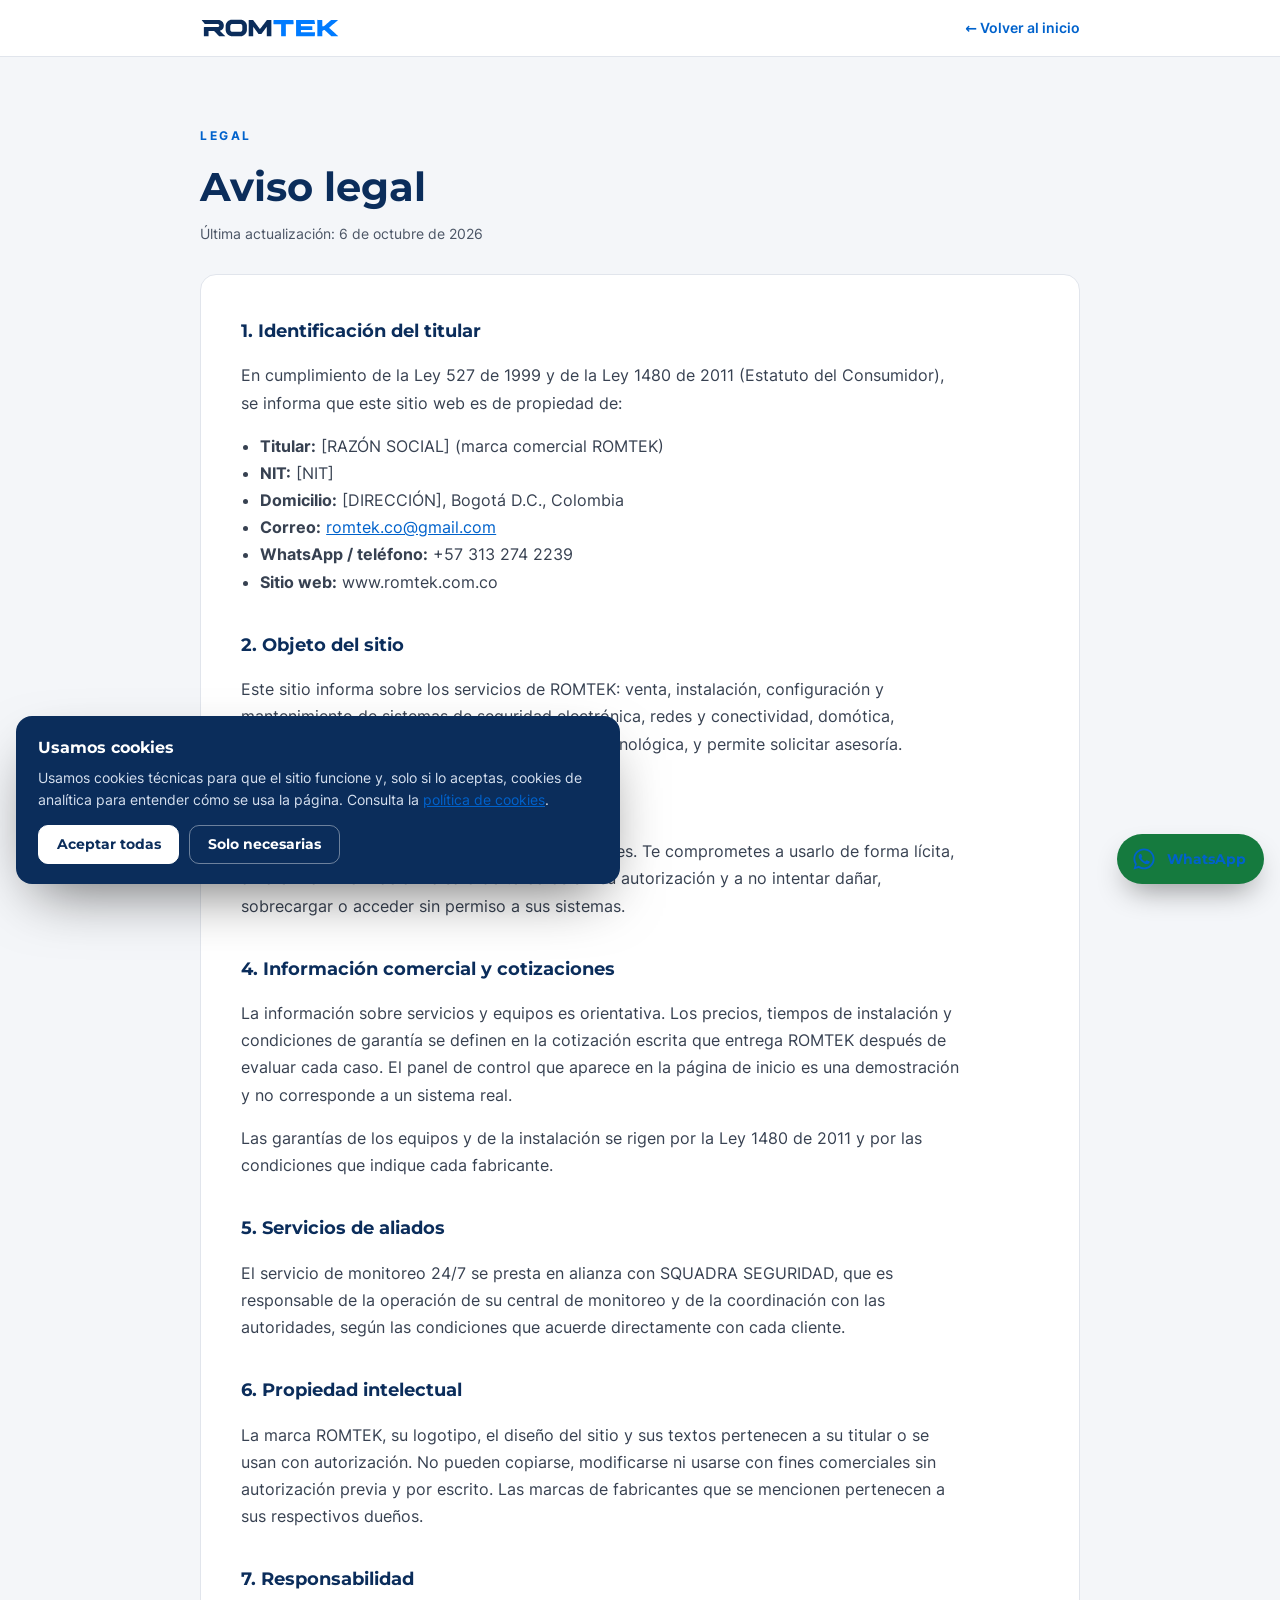
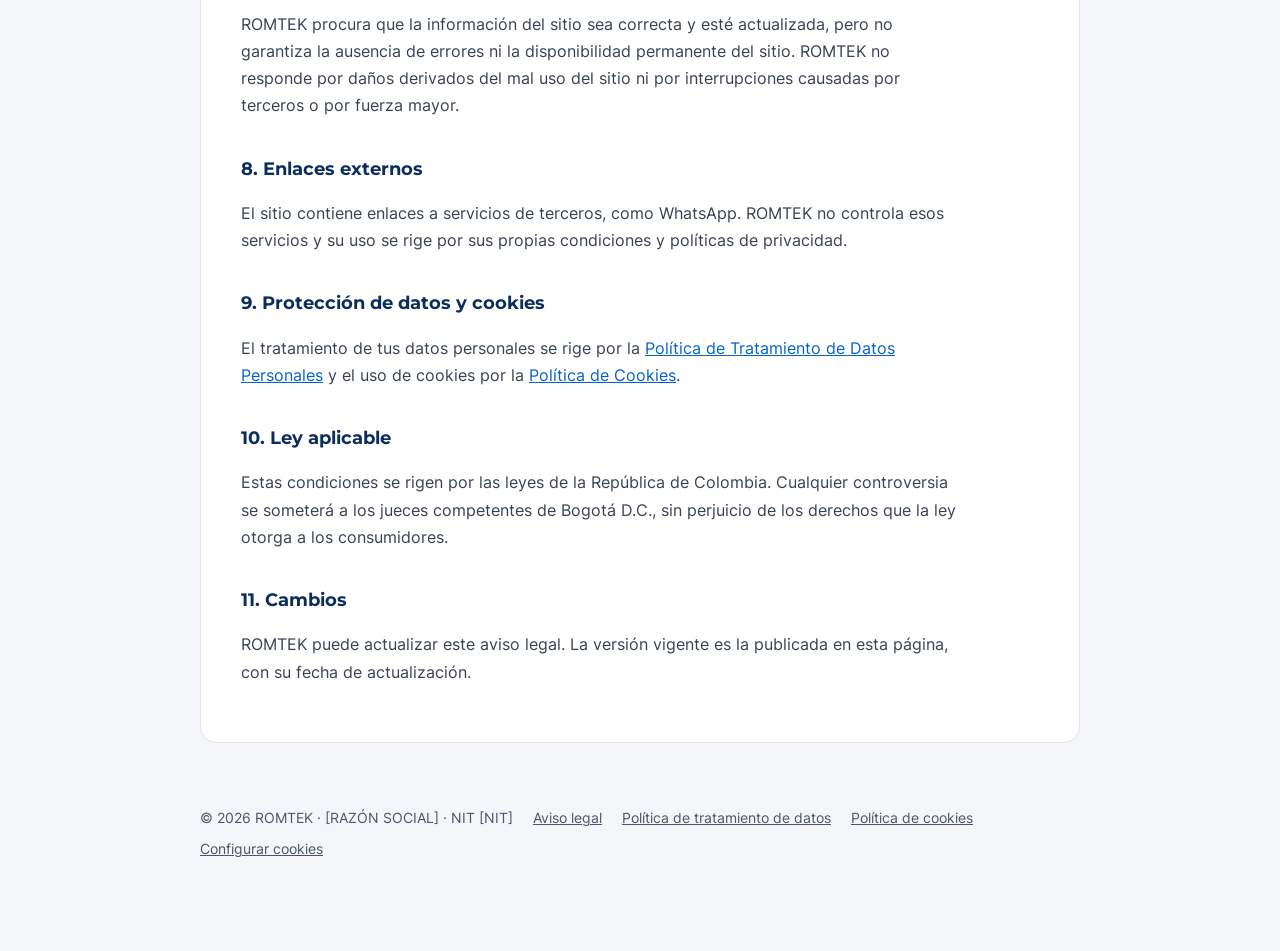
<file: romtek-web/aviso-legal.html>
<!DOCTYPE html>
<html lang="es-CO" data-base="">
<head>
<meta charset="utf-8">
<meta name="viewport" content="width=device-width, initial-scale=1, viewport-fit=cover">
<title>Aviso legal | ROMTEK</title>
<meta name="description" content="Aviso legal y condiciones de uso del sitio web de ROMTEK: titular, propiedad intelectual, responsabilidad y ley aplicable.">
<link rel="canonical" href="https://www.romtek.com.co/aviso-legal.html">
<meta name="robots" content="index, follow">
<meta name="theme-color" content="#0B2D5B">
<link rel="icon" href="favicon.ico" sizes="32x32">
<link rel="icon" href="assets/img/favicon-48.png" type="image/png" sizes="48x48">
<link rel="icon" href="assets/img/icon-192.png" type="image/png" sizes="192x192">
<link rel="apple-touch-icon" href="assets/img/apple-touch-icon.png">
<link rel="preload" href="assets/fonts/montserrat-latin-400-normal.woff2" as="font" type="font/woff2" crossorigin>
<link rel="preload" href="assets/fonts/inter-latin-400-normal.woff2" as="font" type="font/woff2" crossorigin>
<link rel="stylesheet" href="assets/site.css">
</head>
<body class="lg">
<header class="lg-top"><div class="in"><a class="lg-wm" href="./" aria-label="ROMTEK, ir al inicio"><img src="assets/img/logo.svg" alt="ROMTEK" width="640" height="93"></a><a class="lg-back" href="./">← Volver al inicio</a></div></header>
<main class="lg-main">
<span class="eyebrow">Legal</span>
<h1>Aviso legal</h1>
<p class="upd">Última actualización: 6 de octubre de 2026</p>
<div class="lg-card">
<h2>1. Identificación del titular</h2>
<p>En cumplimiento de la Ley 527 de 1999 y de la Ley 1480 de 2011 (Estatuto del Consumidor), se informa que este sitio web es de propiedad de:</p>
<ul>
<li><strong>Titular:</strong> [RAZÓN SOCIAL] (marca comercial ROMTEK)</li>
<li><strong>NIT:</strong> [NIT]</li>
<li><strong>Domicilio:</strong> [DIRECCIÓN], Bogotá D.C., Colombia</li>
<li><strong>Correo:</strong> <a href="mailto:romtek.co@gmail.com">romtek.co@gmail.com</a></li>
<li><strong>WhatsApp / teléfono:</strong> +57 313 274 2239</li>
<li><strong>Sitio web:</strong> www.romtek.com.co</li>
</ul>
<h2>2. Objeto del sitio</h2>
<p>Este sitio informa sobre los servicios de ROMTEK: venta, instalación, configuración y mantenimiento de sistemas de seguridad electrónica, redes y conectividad, domótica, intercomunicación y proyectos de integración tecnológica, y permite solicitar asesoría.</p>
<h2>3. Condiciones de uso</h2>
<p>Al navegar por este sitio aceptas estas condiciones. Te comprometes a usarlo de forma lícita, a no enviar información falsa o de terceros sin su autorización y a no intentar dañar, sobrecargar o acceder sin permiso a sus sistemas.</p>
<h2>4. Información comercial y cotizaciones</h2>
<p>La información sobre servicios y equipos es orientativa. Los precios, tiempos de instalación y condiciones de garantía se definen en la cotización escrita que entrega ROMTEK después de evaluar cada caso. El panel de control que aparece en la página de inicio es una demostración y no corresponde a un sistema real.</p>
<p>Las garantías de los equipos y de la instalación se rigen por la Ley 1480 de 2011 y por las condiciones que indique cada fabricante.</p>
<h2>5. Servicios de aliados</h2>
<p>El servicio de monitoreo 24/7 se presta en alianza con SQUADRA SEGURIDAD, que es responsable de la operación de su central de monitoreo y de la coordinación con las autoridades, según las condiciones que acuerde directamente con cada cliente.</p>
<h2>6. Propiedad intelectual</h2>
<p>La marca ROMTEK, su logotipo, el diseño del sitio y sus textos pertenecen a su titular o se usan con autorización. No pueden copiarse, modificarse ni usarse con fines comerciales sin autorización previa y por escrito. Las marcas de fabricantes que se mencionen pertenecen a sus respectivos dueños.</p>
<h2>7. Responsabilidad</h2>
<p>ROMTEK procura que la información del sitio sea correcta y esté actualizada, pero no garantiza la ausencia de errores ni la disponibilidad permanente del sitio. ROMTEK no responde por daños derivados del mal uso del sitio ni por interrupciones causadas por terceros o por fuerza mayor.</p>
<h2>8. Enlaces externos</h2>
<p>El sitio contiene enlaces a servicios de terceros, como WhatsApp. ROMTEK no controla esos servicios y su uso se rige por sus propias condiciones y políticas de privacidad.</p>
<h2>9. Protección de datos y cookies</h2>
<p>El tratamiento de tus datos personales se rige por la <a href="politica-privacidad.html">Política de Tratamiento de Datos Personales</a> y el uso de cookies por la <a href="politica-cookies.html">Política de Cookies</a>.</p>
<h2>10. Ley aplicable</h2>
<p>Estas condiciones se rigen por las leyes de la República de Colombia. Cualquier controversia se someterá a los jueces competentes de Bogotá D.C., sin perjuicio de los derechos que la ley otorga a los consumidores.</p>
<h2>11. Cambios</h2>
<p>ROMTEK puede actualizar este aviso legal. La versión vigente es la publicada en esta página, con su fecha de actualización.</p>
</div>
</main>
<footer class="lg-foot">
<span>© 2026 ROMTEK · [RAZÓN SOCIAL] · NIT [NIT]</span>
<a href="aviso-legal.html">Aviso legal</a>
<a href="politica-privacidad.html">Política de tratamiento de datos</a>
<a href="politica-cookies.html">Política de cookies</a>
<a href="#" data-cc-open>Configurar cookies</a>
</footer>
<a class="wa-float" href="https://wa.me/573132742239" target="_blank" rel="noopener" data-loc="flotante" aria-label="Escríbenos por WhatsApp"><svg viewBox="0 0 32 32" aria-hidden="true" focusable="false"><path fill="currentColor" d="M16 3C8.8 3 3 8.7 3 15.8c0 2.5.7 4.9 2 7L3 29l6.4-2c2 1.1 4.3 1.7 6.6 1.7 7.2 0 13-5.7 13-12.8S23.2 3 16 3zm0 23.4c-2.1 0-4.1-.6-5.8-1.7l-.4-.3-3.8 1.2 1.2-3.7-.3-.4a10.4 10.4 0 0 1-1.7-5.7C5.2 10 10 5.3 16 5.3S26.8 10 26.8 15.8 22 26.4 16 26.4zm5.9-7.8c-.3-.2-1.9-1-2.2-1.1-.3-.1-.5-.2-.7.2-.2.3-.8 1-1 1.2-.2.2-.4.2-.7.1-.3-.2-1.4-.5-2.6-1.6-1-.9-1.6-1.9-1.8-2.2-.2-.3 0-.5.1-.7l.5-.6c.2-.2.2-.3.3-.5.1-.2 0-.4 0-.6l-1-2.4c-.3-.6-.5-.5-.7-.5h-.6c-.2 0-.6.1-.9.4-.3.3-1.2 1.1-1.2 2.7s1.2 3.2 1.4 3.4c.2.2 2.4 3.6 5.8 5 .8.4 1.4.6 1.9.7.8.3 1.5.2 2.1.1.6-.1 1.9-.8 2.2-1.5.3-.7.3-1.4.2-1.5-.1-.1-.3-.2-.6-.4z"/></svg><span>WhatsApp</span></a>
<script src="assets/site.js" defer></script>
</body>
</html>
</file>
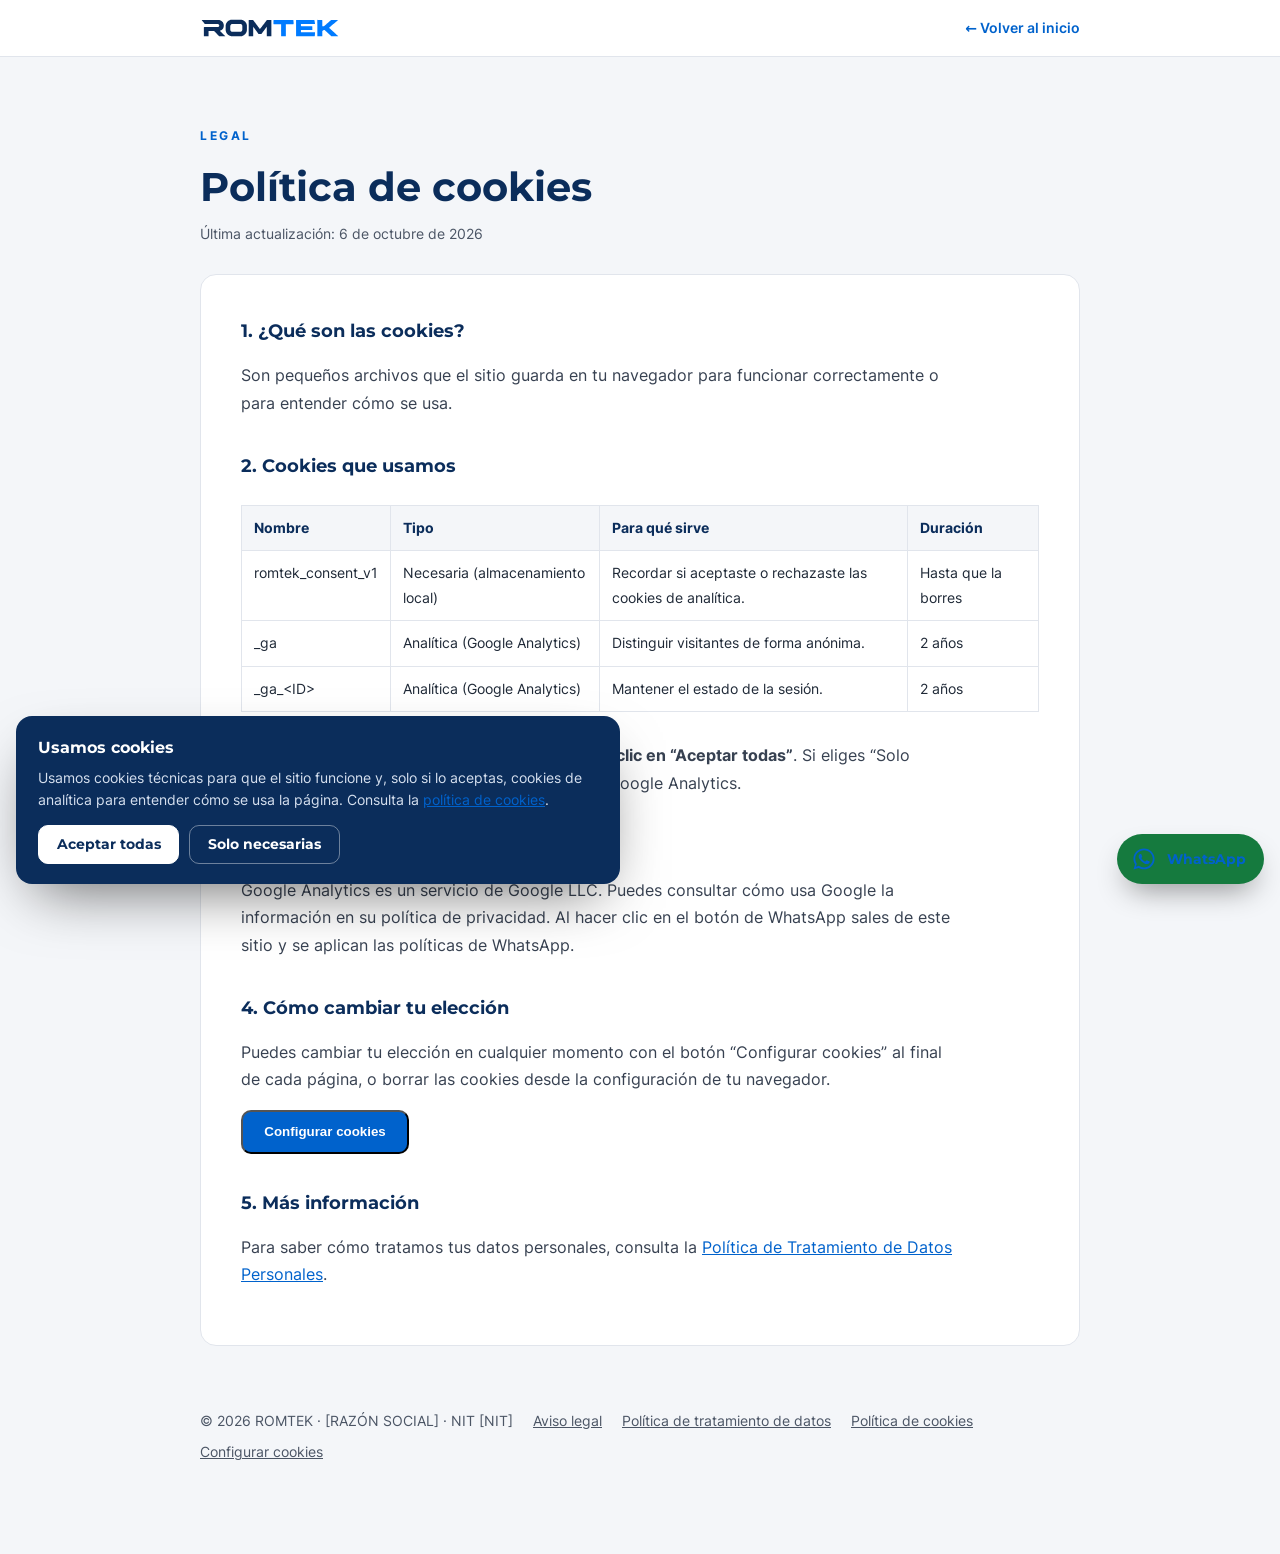
<file: romtek-web/politica-cookies.html>
<!DOCTYPE html>
<html lang="es-CO" data-base="">
<head>
<meta charset="utf-8">
<meta name="viewport" content="width=device-width, initial-scale=1, viewport-fit=cover">
<title>Política de cookies | ROMTEK</title>
<meta name="description" content="Qué cookies usa el sitio de ROMTEK, para qué sirven y cómo aceptarlas o rechazarlas.">
<link rel="canonical" href="https://www.romtek.com.co/politica-cookies.html">
<meta name="robots" content="index, follow">
<meta name="theme-color" content="#0B2D5B">
<link rel="icon" href="favicon.ico" sizes="32x32">
<link rel="icon" href="assets/img/favicon-48.png" type="image/png" sizes="48x48">
<link rel="icon" href="assets/img/icon-192.png" type="image/png" sizes="192x192">
<link rel="apple-touch-icon" href="assets/img/apple-touch-icon.png">
<link rel="preload" href="assets/fonts/montserrat-latin-400-normal.woff2" as="font" type="font/woff2" crossorigin>
<link rel="preload" href="assets/fonts/inter-latin-400-normal.woff2" as="font" type="font/woff2" crossorigin>
<link rel="stylesheet" href="assets/site.css">
</head>
<body class="lg">
<header class="lg-top"><div class="in"><a class="lg-wm" href="./" aria-label="ROMTEK, ir al inicio"><img src="assets/img/logo.svg" alt="ROMTEK" width="640" height="93"></a><a class="lg-back" href="./">← Volver al inicio</a></div></header>
<main class="lg-main">
<span class="eyebrow">Legal</span>
<h1>Política de cookies</h1>
<p class="upd">Última actualización: 6 de octubre de 2026</p>
<div class="lg-card">
<h2>1. ¿Qué son las cookies?</h2>
<p>Son pequeños archivos que el sitio guarda en tu navegador para funcionar correctamente o para entender cómo se usa.</p>
<h2>2. Cookies que usamos</h2>
<div class="tbl"><table>
<thead><tr><th>Nombre</th><th>Tipo</th><th>Para qué sirve</th><th>Duración</th></tr></thead>
<tbody>
<tr><td>romtek_consent_v1</td><td>Necesaria (almacenamiento local)</td><td>Recordar si aceptaste o rechazaste las cookies de analítica.</td><td>Hasta que la borres</td></tr>
<tr><td>_ga</td><td>Analítica (Google Analytics)</td><td>Distinguir visitantes de forma anónima.</td><td>2 años</td></tr>
<tr><td>_ga_&lt;ID&gt;</td><td>Analítica (Google Analytics)</td><td>Mantener el estado de la sesión.</td><td>2 años</td></tr>
</tbody>
</table></div>
<p>Las cookies de analítica <strong>solo se activan si haces clic en “Aceptar todas”</strong>. Si eliges “Solo necesarias”, el sitio funciona igual y no se carga Google Analytics.</p>
<h2>3. Cookies de terceros</h2>
<p>Google Analytics es un servicio de Google LLC. Puedes consultar cómo usa Google la información en su política de privacidad. Al hacer clic en el botón de WhatsApp sales de este sitio y se aplican las políticas de WhatsApp.</p>
<h2>4. Cómo cambiar tu elección</h2>
<p>Puedes cambiar tu elección en cualquier momento con el botón “Configurar cookies” al final de cada página, o borrar las cookies desde la configuración de tu navegador.</p>
<p><button type="button" class="lg-btn" data-cc-open>Configurar cookies</button></p>
<h2>5. Más información</h2>
<p>Para saber cómo tratamos tus datos personales, consulta la <a href="politica-privacidad.html">Política de Tratamiento de Datos Personales</a>.</p>
</div>
</main>
<footer class="lg-foot">
<span>© 2026 ROMTEK · [RAZÓN SOCIAL] · NIT [NIT]</span>
<a href="aviso-legal.html">Aviso legal</a>
<a href="politica-privacidad.html">Política de tratamiento de datos</a>
<a href="politica-cookies.html">Política de cookies</a>
<a href="#" data-cc-open>Configurar cookies</a>
</footer>
<a class="wa-float" href="https://wa.me/573132742239" target="_blank" rel="noopener" data-loc="flotante" aria-label="Escríbenos por WhatsApp"><svg viewBox="0 0 32 32" aria-hidden="true" focusable="false"><path fill="currentColor" d="M16 3C8.8 3 3 8.7 3 15.8c0 2.5.7 4.9 2 7L3 29l6.4-2c2 1.1 4.3 1.7 6.6 1.7 7.2 0 13-5.7 13-12.8S23.2 3 16 3zm0 23.4c-2.1 0-4.1-.6-5.8-1.7l-.4-.3-3.8 1.2 1.2-3.7-.3-.4a10.4 10.4 0 0 1-1.7-5.7C5.2 10 10 5.3 16 5.3S26.8 10 26.8 15.8 22 26.4 16 26.4zm5.9-7.8c-.3-.2-1.9-1-2.2-1.1-.3-.1-.5-.2-.7.2-.2.3-.8 1-1 1.2-.2.2-.4.2-.7.1-.3-.2-1.4-.5-2.6-1.6-1-.9-1.6-1.9-1.8-2.2-.2-.3 0-.5.1-.7l.5-.6c.2-.2.2-.3.3-.5.1-.2 0-.4 0-.6l-1-2.4c-.3-.6-.5-.5-.7-.5h-.6c-.2 0-.6.1-.9.4-.3.3-1.2 1.1-1.2 2.7s1.2 3.2 1.4 3.4c.2.2 2.4 3.6 5.8 5 .8.4 1.4.6 1.9.7.8.3 1.5.2 2.1.1.6-.1 1.9-.8 2.2-1.5.3-.7.3-1.4.2-1.5-.1-.1-.3-.2-.6-.4z"/></svg><span>WhatsApp</span></a>
<script src="assets/site.js" defer></script>
</body>
</html>
</file>
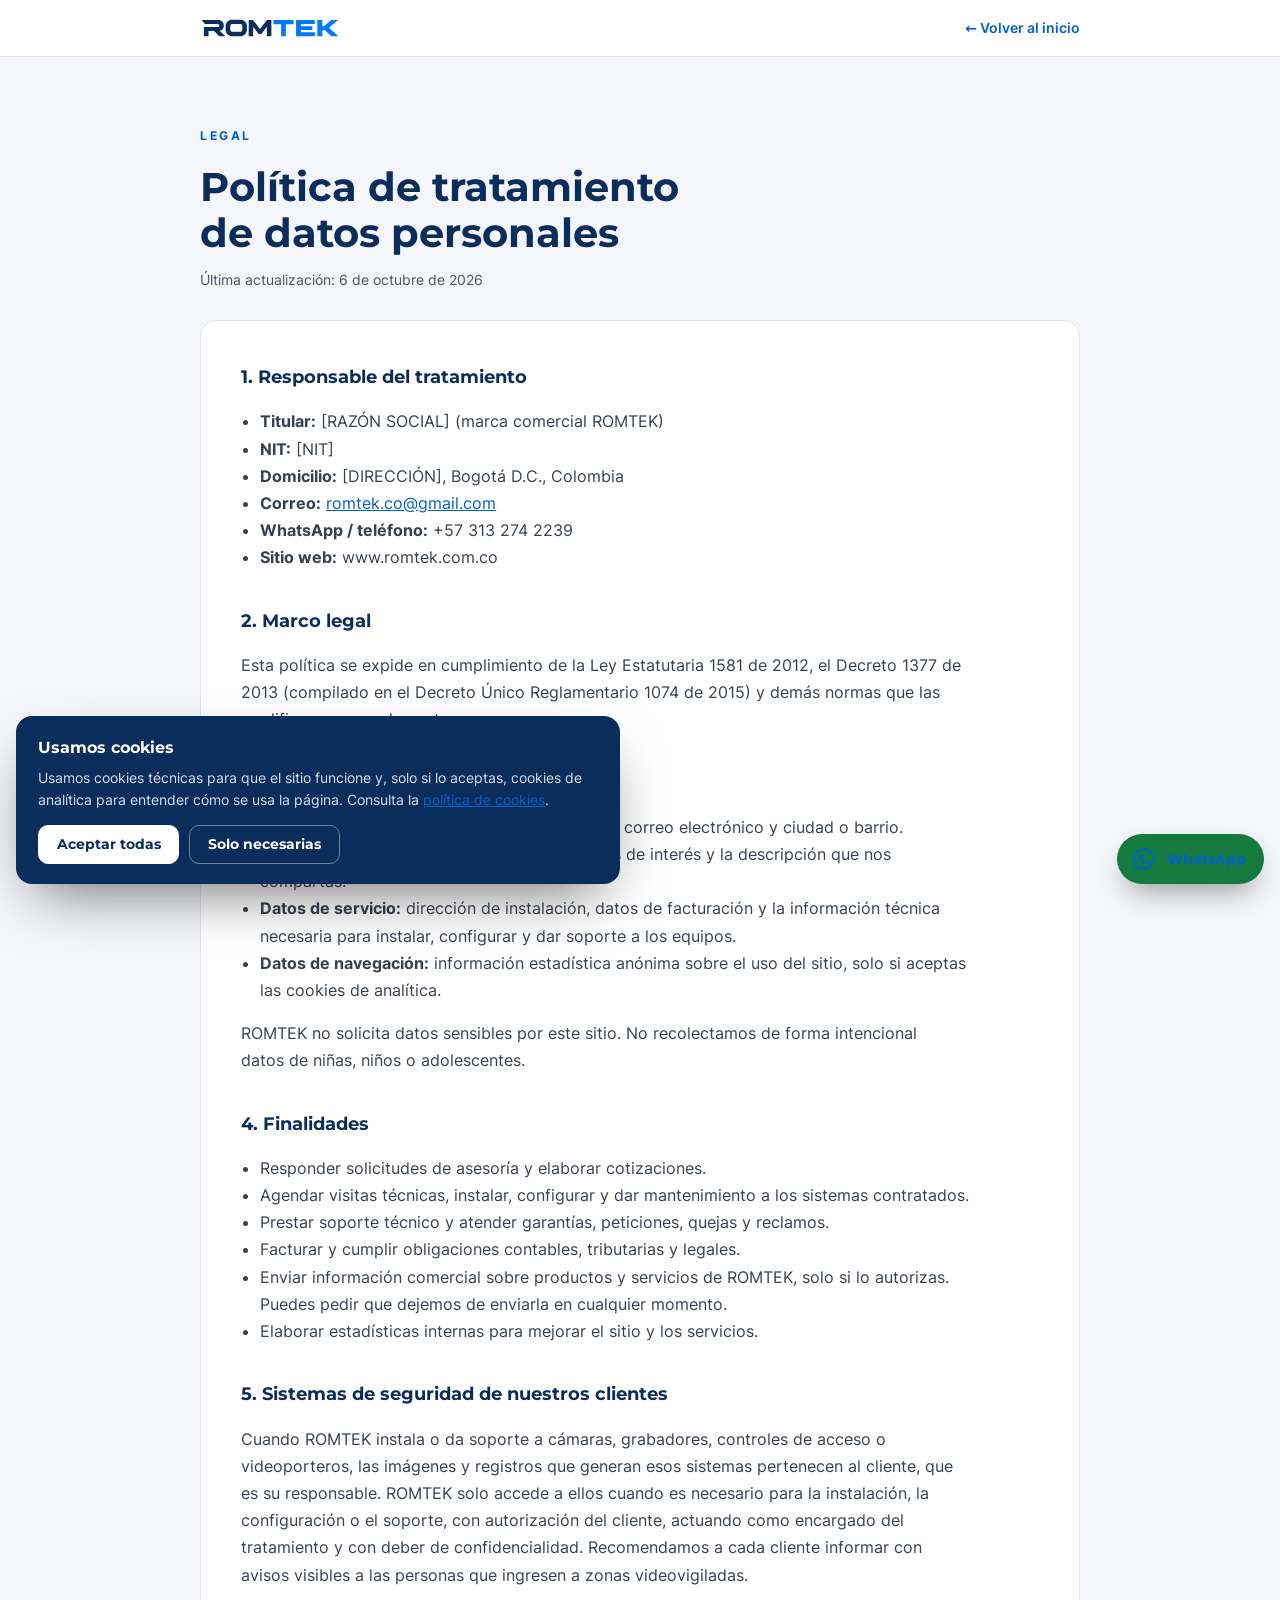
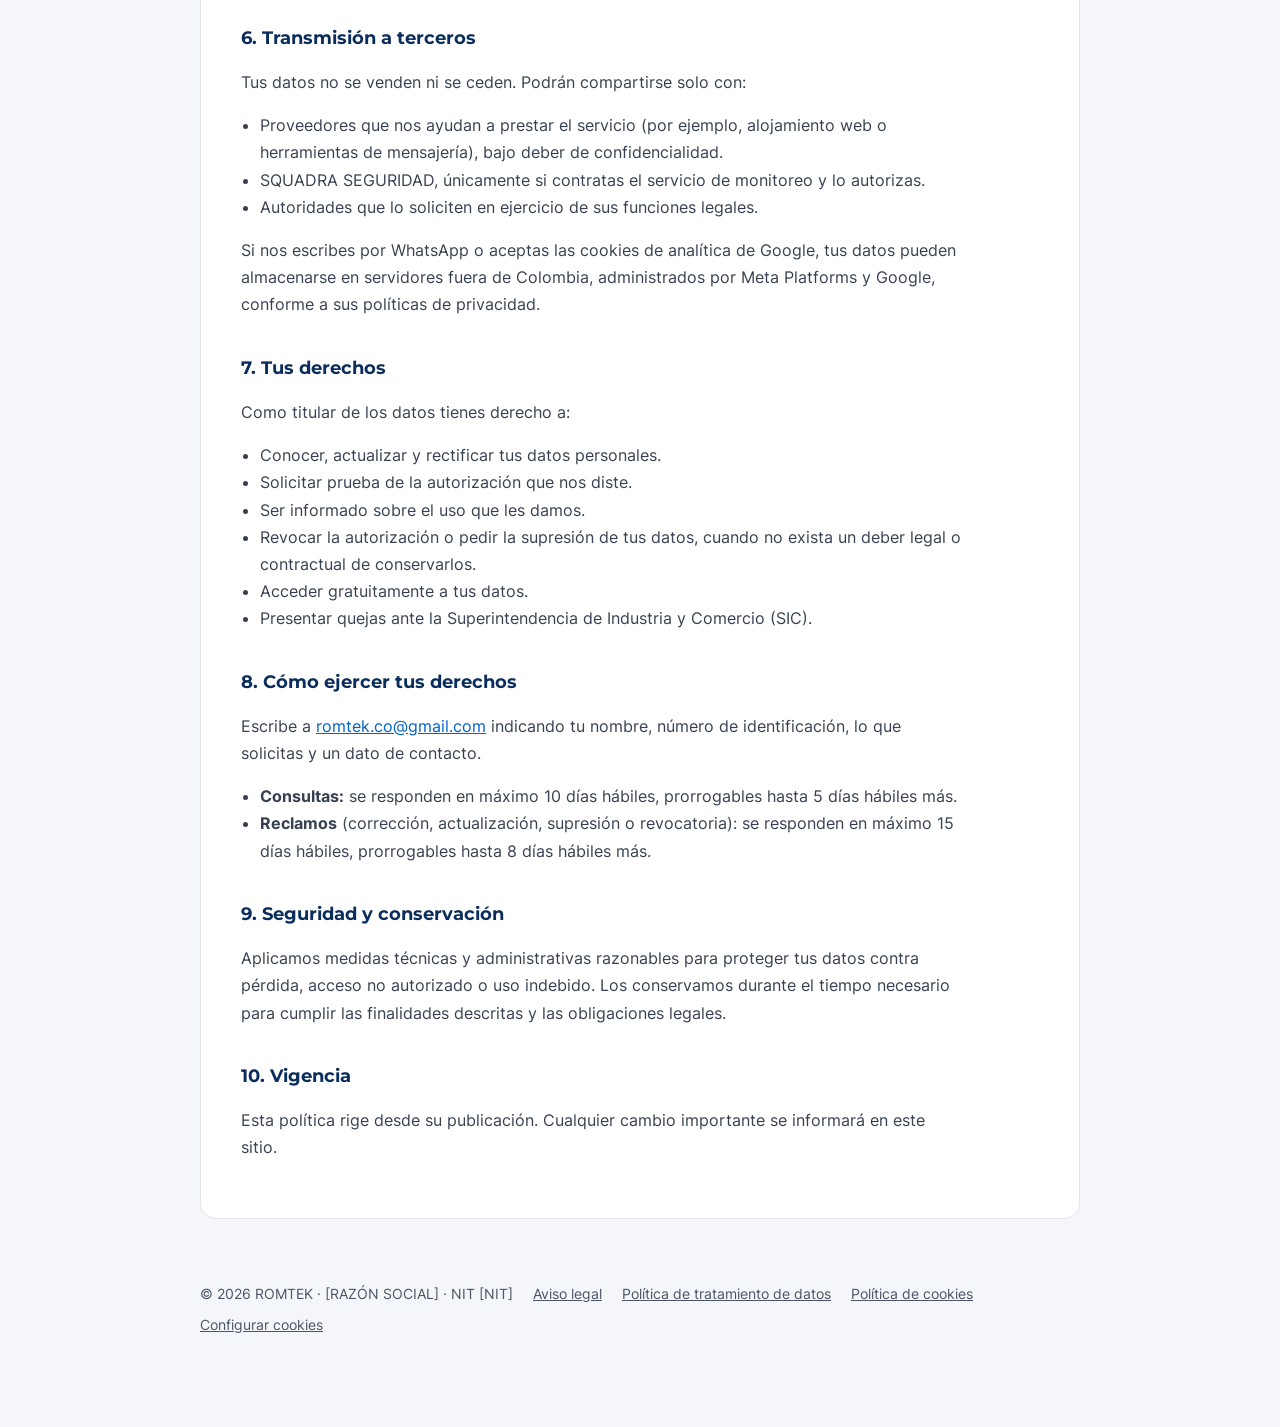
<file: romtek-web/politica-privacidad.html>
<!DOCTYPE html>
<html lang="es-CO" data-base="">
<head>
<meta charset="utf-8">
<meta name="viewport" content="width=device-width, initial-scale=1, viewport-fit=cover">
<title>Política de tratamiento de datos | ROMTEK</title>
<meta name="description" content="Cómo ROMTEK recolecta, usa y protege tus datos personales según la Ley 1581 de 2012, y cómo ejercer tus derechos.">
<link rel="canonical" href="https://www.romtek.com.co/politica-privacidad.html">
<meta name="robots" content="index, follow">
<meta name="theme-color" content="#0B2D5B">
<link rel="icon" href="favicon.ico" sizes="32x32">
<link rel="icon" href="assets/img/favicon-48.png" type="image/png" sizes="48x48">
<link rel="icon" href="assets/img/icon-192.png" type="image/png" sizes="192x192">
<link rel="apple-touch-icon" href="assets/img/apple-touch-icon.png">
<link rel="preload" href="assets/fonts/montserrat-latin-400-normal.woff2" as="font" type="font/woff2" crossorigin>
<link rel="preload" href="assets/fonts/inter-latin-400-normal.woff2" as="font" type="font/woff2" crossorigin>
<link rel="stylesheet" href="assets/site.css">
</head>
<body class="lg">
<header class="lg-top"><div class="in"><a class="lg-wm" href="./" aria-label="ROMTEK, ir al inicio"><img src="assets/img/logo.svg" alt="ROMTEK" width="640" height="93"></a><a class="lg-back" href="./">← Volver al inicio</a></div></header>
<main class="lg-main">
<span class="eyebrow">Legal</span>
<h1>Política de tratamiento de datos personales</h1>
<p class="upd">Última actualización: 6 de octubre de 2026</p>
<div class="lg-card">
<h2>1. Responsable del tratamiento</h2>
<ul>
<li><strong>Titular:</strong> [RAZÓN SOCIAL] (marca comercial ROMTEK)</li>
<li><strong>NIT:</strong> [NIT]</li>
<li><strong>Domicilio:</strong> [DIRECCIÓN], Bogotá D.C., Colombia</li>
<li><strong>Correo:</strong> <a href="mailto:romtek.co@gmail.com">romtek.co@gmail.com</a></li>
<li><strong>WhatsApp / teléfono:</strong> +57 313 274 2239</li>
<li><strong>Sitio web:</strong> www.romtek.com.co</li>
</ul>
<h2>2. Marco legal</h2>
<p>Esta política se expide en cumplimiento de la Ley Estatutaria 1581 de 2012, el Decreto 1377 de 2013 (compilado en el Decreto Único Reglamentario 1074 de 2015) y demás normas que las modifiquen o complementen.</p>
<h2>3. Datos que recolectamos</h2>
<ul>
<li><strong>Datos de contacto:</strong> nombre, número de celular, correo electrónico y ciudad o barrio.</li>
<li><strong>Datos de la solicitud:</strong> tipo de espacio, servicios de interés y la descripción que nos compartas.</li>
<li><strong>Datos de servicio:</strong> dirección de instalación, datos de facturación y la información técnica necesaria para instalar, configurar y dar soporte a los equipos.</li>
<li><strong>Datos de navegación:</strong> información estadística anónima sobre el uso del sitio, solo si aceptas las cookies de analítica.</li>
</ul>
<p>ROMTEK no solicita datos sensibles por este sitio. No recolectamos de forma intencional datos de niñas, niños o adolescentes.</p>
<h2>4. Finalidades</h2>
<ul>
<li>Responder solicitudes de asesoría y elaborar cotizaciones.</li>
<li>Agendar visitas técnicas, instalar, configurar y dar mantenimiento a los sistemas contratados.</li>
<li>Prestar soporte técnico y atender garantías, peticiones, quejas y reclamos.</li>
<li>Facturar y cumplir obligaciones contables, tributarias y legales.</li>
<li>Enviar información comercial sobre productos y servicios de ROMTEK, solo si lo autorizas. Puedes pedir que dejemos de enviarla en cualquier momento.</li>
<li>Elaborar estadísticas internas para mejorar el sitio y los servicios.</li>
</ul>
<h2>5. Sistemas de seguridad de nuestros clientes</h2>
<p>Cuando ROMTEK instala o da soporte a cámaras, grabadores, controles de acceso o videoporteros, las imágenes y registros que generan esos sistemas pertenecen al cliente, que es su responsable. ROMTEK solo accede a ellos cuando es necesario para la instalación, la configuración o el soporte, con autorización del cliente, actuando como encargado del tratamiento y con deber de confidencialidad. Recomendamos a cada cliente informar con avisos visibles a las personas que ingresen a zonas videovigiladas.</p>
<h2>6. Transmisión a terceros</h2>
<p>Tus datos no se venden ni se ceden. Podrán compartirse solo con:</p>
<ul>
<li>Proveedores que nos ayudan a prestar el servicio (por ejemplo, alojamiento web o herramientas de mensajería), bajo deber de confidencialidad.</li>
<li>SQUADRA SEGURIDAD, únicamente si contratas el servicio de monitoreo y lo autorizas.</li>
<li>Autoridades que lo soliciten en ejercicio de sus funciones legales.</li>
</ul>
<p>Si nos escribes por WhatsApp o aceptas las cookies de analítica de Google, tus datos pueden almacenarse en servidores fuera de Colombia, administrados por Meta Platforms y Google, conforme a sus políticas de privacidad.</p>
<h2>7. Tus derechos</h2>
<p>Como titular de los datos tienes derecho a:</p>
<ul>
<li>Conocer, actualizar y rectificar tus datos personales.</li>
<li>Solicitar prueba de la autorización que nos diste.</li>
<li>Ser informado sobre el uso que les damos.</li>
<li>Revocar la autorización o pedir la supresión de tus datos, cuando no exista un deber legal o contractual de conservarlos.</li>
<li>Acceder gratuitamente a tus datos.</li>
<li>Presentar quejas ante la Superintendencia de Industria y Comercio (SIC).</li>
</ul>
<h2>8. Cómo ejercer tus derechos</h2>
<p>Escribe a <a href="mailto:romtek.co@gmail.com">romtek.co@gmail.com</a> indicando tu nombre, número de identificación, lo que solicitas y un dato de contacto.</p>
<ul>
<li><strong>Consultas:</strong> se responden en máximo 10 días hábiles, prorrogables hasta 5 días hábiles más.</li>
<li><strong>Reclamos</strong> (corrección, actualización, supresión o revocatoria): se responden en máximo 15 días hábiles, prorrogables hasta 8 días hábiles más.</li>
</ul>
<h2>9. Seguridad y conservación</h2>
<p>Aplicamos medidas técnicas y administrativas razonables para proteger tus datos contra pérdida, acceso no autorizado o uso indebido. Los conservamos durante el tiempo necesario para cumplir las finalidades descritas y las obligaciones legales.</p>
<h2>10. Vigencia</h2>
<p>Esta política rige desde su publicación. Cualquier cambio importante se informará en este sitio.</p>
</div>
</main>
<footer class="lg-foot">
<span>© 2026 ROMTEK · [RAZÓN SOCIAL] · NIT [NIT]</span>
<a href="aviso-legal.html">Aviso legal</a>
<a href="politica-privacidad.html">Política de tratamiento de datos</a>
<a href="politica-cookies.html">Política de cookies</a>
<a href="#" data-cc-open>Configurar cookies</a>
</footer>
<a class="wa-float" href="https://wa.me/573132742239" target="_blank" rel="noopener" data-loc="flotante" aria-label="Escríbenos por WhatsApp"><svg viewBox="0 0 32 32" aria-hidden="true" focusable="false"><path fill="currentColor" d="M16 3C8.8 3 3 8.7 3 15.8c0 2.5.7 4.9 2 7L3 29l6.4-2c2 1.1 4.3 1.7 6.6 1.7 7.2 0 13-5.7 13-12.8S23.2 3 16 3zm0 23.4c-2.1 0-4.1-.6-5.8-1.7l-.4-.3-3.8 1.2 1.2-3.7-.3-.4a10.4 10.4 0 0 1-1.7-5.7C5.2 10 10 5.3 16 5.3S26.8 10 26.8 15.8 22 26.4 16 26.4zm5.9-7.8c-.3-.2-1.9-1-2.2-1.1-.3-.1-.5-.2-.7.2-.2.3-.8 1-1 1.2-.2.2-.4.2-.7.1-.3-.2-1.4-.5-2.6-1.6-1-.9-1.6-1.9-1.8-2.2-.2-.3 0-.5.1-.7l.5-.6c.2-.2.2-.3.3-.5.1-.2 0-.4 0-.6l-1-2.4c-.3-.6-.5-.5-.7-.5h-.6c-.2 0-.6.1-.9.4-.3.3-1.2 1.1-1.2 2.7s1.2 3.2 1.4 3.4c.2.2 2.4 3.6 5.8 5 .8.4 1.4.6 1.9.7.8.3 1.5.2 2.1.1.6-.1 1.9-.8 2.2-1.5.3-.7.3-1.4.2-1.5-.1-.1-.3-.2-.6-.4z"/></svg><span>WhatsApp</span></a>
<script src="assets/site.js" defer></script>
</body>
</html>
</file>
<file: romtek-web/assets/site.css>
/* ROMTEK — estilos compartidos: fuentes, aviso de cookies, botón de WhatsApp y páginas legales */
@font-face{font-family:'Montserrat';src:url(fonts/montserrat-latin-300-normal.woff2) format('woff2');font-weight:300;font-display:swap}
@font-face{font-family:'Montserrat';src:url(fonts/montserrat-latin-400-normal.woff2) format('woff2');font-weight:400;font-display:swap}
@font-face{font-family:'Montserrat';src:url(fonts/montserrat-latin-500-normal.woff2) format('woff2');font-weight:500;font-display:swap}
@font-face{font-family:'Montserrat';src:url(fonts/montserrat-latin-600-normal.woff2) format('woff2');font-weight:600;font-display:swap}
@font-face{font-family:'Montserrat';src:url(fonts/montserrat-latin-700-normal.woff2) format('woff2');font-weight:700;font-display:swap}
@font-face{font-family:'Montserrat';src:url(fonts/montserrat-latin-800-normal.woff2) format('woff2');font-weight:800;font-display:swap}
@font-face{font-family:'Inter';src:url(fonts/inter-latin-400-normal.woff2) format('woff2');font-weight:400;font-display:swap}
@font-face{font-family:'Inter';src:url(fonts/inter-latin-500-normal.woff2) format('woff2');font-weight:500;font-display:swap}
@font-face{font-family:'Inter';src:url(fonts/inter-latin-600-normal.woff2) format('woff2');font-weight:600;font-display:swap}
@font-face{font-family:'Inter';src:url(fonts/inter-latin-700-normal.woff2) format('woff2');font-weight:700;font-display:swap}

/* ---------- botón flotante de WhatsApp ---------- */
.wa-float{position:fixed;right:max(16px,env(safe-area-inset-right,0px));bottom:calc(16px + env(safe-area-inset-bottom,0px));z-index:90;display:flex;align-items:center;gap:10px;background:#157A3E;color:#fff;border-radius:999px;padding:12px 18px 12px 14px;font:700 .9rem/1 'Montserrat',system-ui,sans-serif;text-decoration:none;box-shadow:0 14px 30px -10px rgba(0,0,0,.45);transition:transform .25s ease,background .25s}
.wa-float:hover{transform:translateY(-2px);background:#0F6633}
.wa-float:focus-visible{outline:3px solid #0062CC;outline-offset:3px}
.wa-float svg{width:26px;height:26px;flex:none}
@media (max-width:520px){.wa-float span{display:none}.wa-float{padding:14px}}

/* ---------- aviso de cookies ---------- */
.cc{position:fixed;left:16px;right:16px;bottom:calc(16px + env(safe-area-inset-bottom,0px));z-index:100;max-width:560px;background:#0B2D5B;color:#fff;border-radius:16px;padding:20px 22px;box-shadow:0 24px 60px -20px rgba(0,0,0,.6);font:400 .9rem/1.55 'Inter',system-ui,sans-serif}
.cc[hidden]{display:none!important}
.cc h2{font-family:'Montserrat',system-ui,sans-serif;font-size:1rem;font-weight:700;margin:0 0 6px;color:#fff}
.cc p{margin:0;color:#D6E0EF}
.cc a{color:#9CCBFF;text-decoration:underline}
.cc .cc-actions{display:flex;flex-wrap:wrap;gap:10px;margin-top:14px}
.cc button{font:700 .85rem/1 'Montserrat',system-ui,sans-serif;padding:.85em 1.3em;border-radius:10px;cursor:pointer;border:1.5px solid rgba(255,255,255,.4);background:transparent;color:#fff}
.cc button.cc-accept{background:#fff;color:#0B2D5B;border-color:#fff}
.cc button:focus-visible{outline:3px solid #9CCBFF;outline-offset:2px}
.cc ~ .wa-float{bottom:calc(16px + env(safe-area-inset-bottom,0px))}

/* ---------- páginas legales y 404 ---------- */
.lg h1,.lg h2,.lg h3,.lg h4{font-family:'Montserrat',system-ui,-apple-system,'Segoe UI',sans-serif}
.lg{margin:0;background:#F4F6F9;color:#1F2937;font:400 1rem/1.7 'Inter',system-ui,-apple-system,'Segoe UI',sans-serif;-webkit-font-smoothing:antialiased}
.lg a{color:#0062CC}
.lg-top{background:#fff;border-bottom:1px solid #E1E5EC;padding-top:env(safe-area-inset-top,0px)}
.lg-top .in{max-width:880px;margin:0 auto;padding:16px clamp(16px,5vw,32px);display:flex;justify-content:space-between;align-items:center;gap:16px}
.lg-wm{font-weight:800;letter-spacing:.06em;font-size:1.3rem;color:#0B2D5B;text-decoration:none}
.lg-wm b{color:#0062CC}
.lg-wm{line-height:0}
.lg-wm img{display:block;width:140px;height:auto}
.lg-back{font-weight:600;font-size:.88rem;text-decoration:none}
.lg-main{max-width:880px;margin:0 auto;padding:clamp(32px,6vw,64px) clamp(16px,5vw,32px)}
.lg-main .eyebrow{font-size:.72rem;font-weight:700;letter-spacing:.22em;text-transform:uppercase;color:#0062CC}
.lg-main h1{font-size:clamp(1.8rem,4vw,2.5rem);line-height:1.15;color:#0B2D5B;margin:.4em 0 .3em;text-wrap:balance}
.lg-main .upd{color:#4B5565;font-size:.88rem;margin:0 0 28px}
.lg-card{background:#fff;border:1px solid #E1E5EC;border-radius:16px;padding:clamp(22px,4vw,40px)}
.lg-card h2{font-size:1.15rem;color:#0B2D5B;margin:1.8em 0 .5em}
.lg-card h2:first-child{margin-top:0}
.lg-card p,.lg-card li{color:#374151;max-width:72ch}
.lg-card ul{padding-left:1.2em}
.lg-card table{width:100%;border-collapse:collapse;font-size:.9rem;margin:1em 0}
.lg-card th,.lg-card td{border:1px solid #E1E5EC;padding:10px 12px;text-align:left;vertical-align:top}
.lg-card th{background:#F4F6F9;color:#0B2D5B}
.tbl{overflow-x:auto}
.note{background:#EEF5FF;border-left:4px solid #0062CC;padding:14px 18px;border-radius:8px;font-size:.9rem;margin-top:24px}
.lg-foot{max-width:880px;margin:0 auto;padding:0 clamp(16px,5vw,32px) 90px;font-size:.85rem;color:#4B5565;display:flex;flex-wrap:wrap;gap:8px 20px}
.lg-foot a{color:#4B5565}
.lg-btn{display:inline-flex;align-items:center;gap:.5em;background:#0062CC;color:#fff!important;text-decoration:none;font-weight:700;padding:.95em 1.6em;border-radius:10px}
.lg-btn:hover{background:#0052AD}
.lg a:focus-visible,.lg button:focus-visible{outline:3px solid #0062CC;outline-offset:3px;border-radius:4px}
</file>
